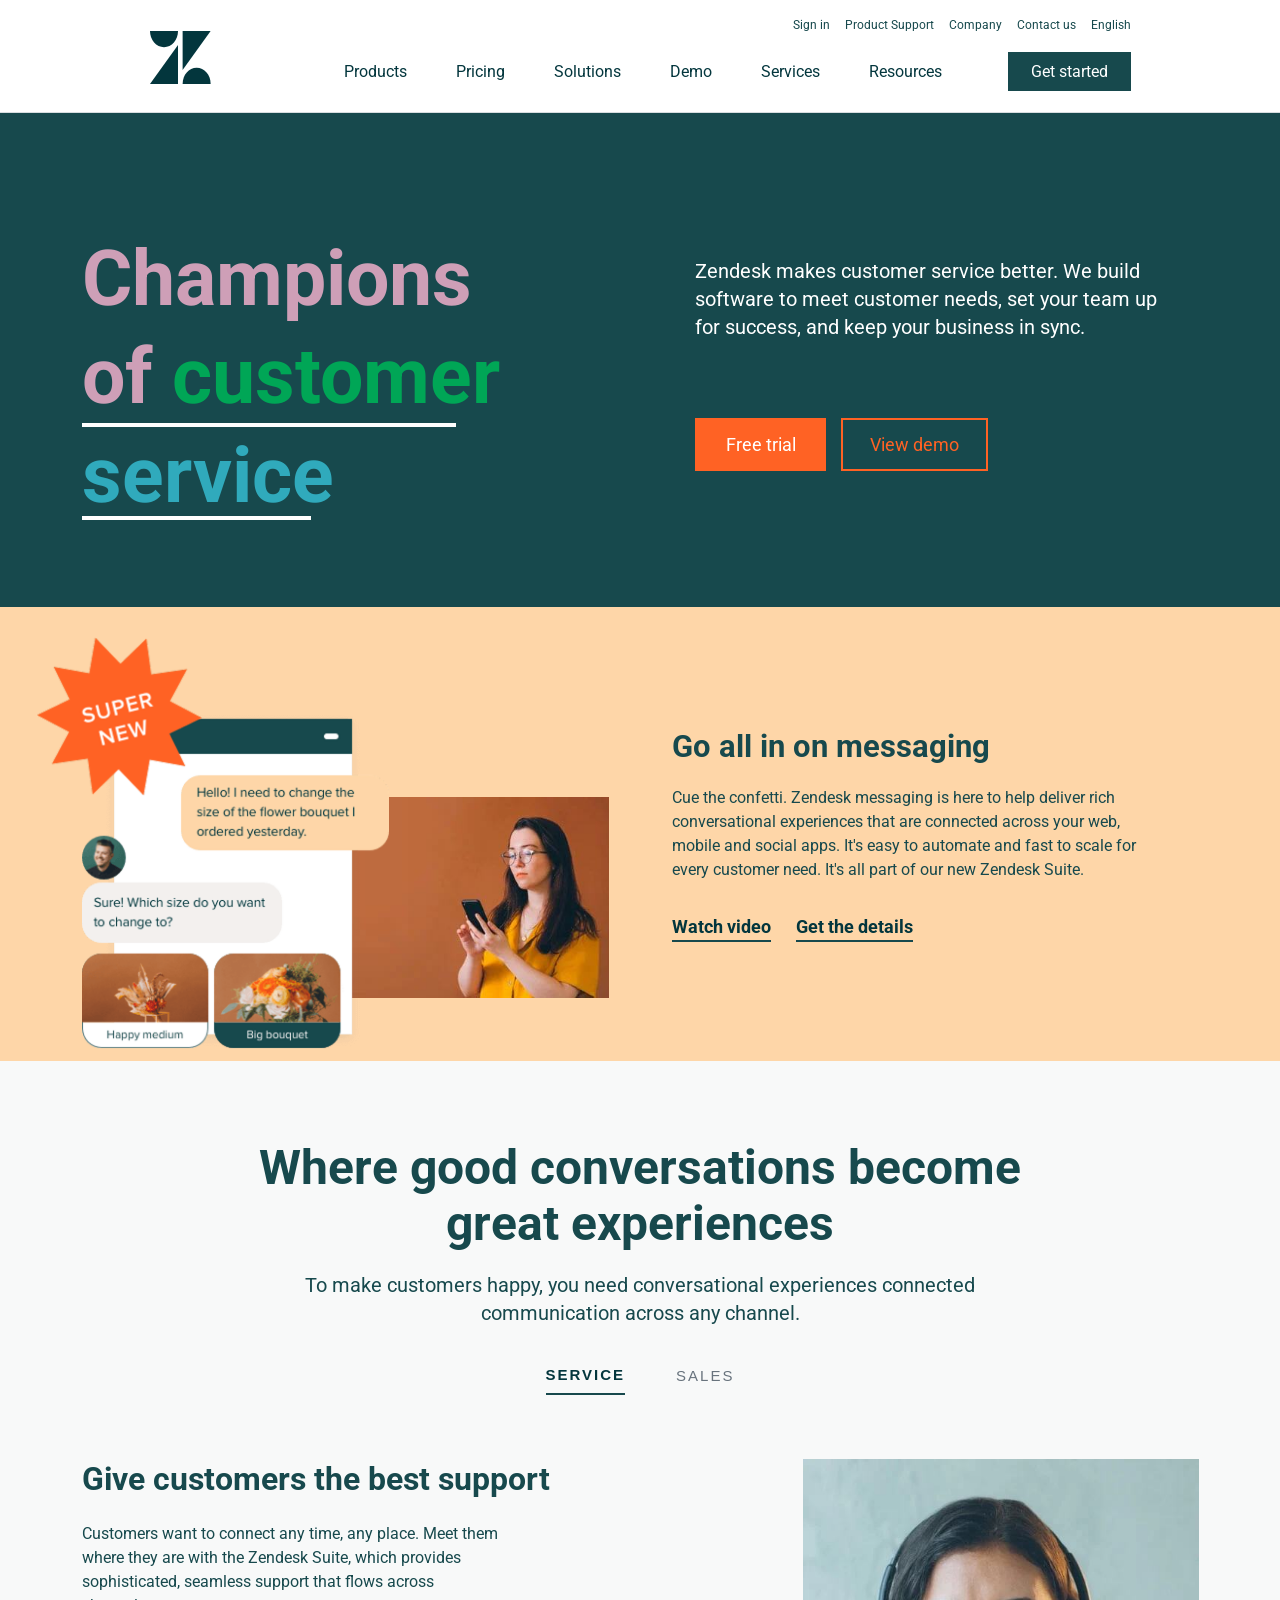
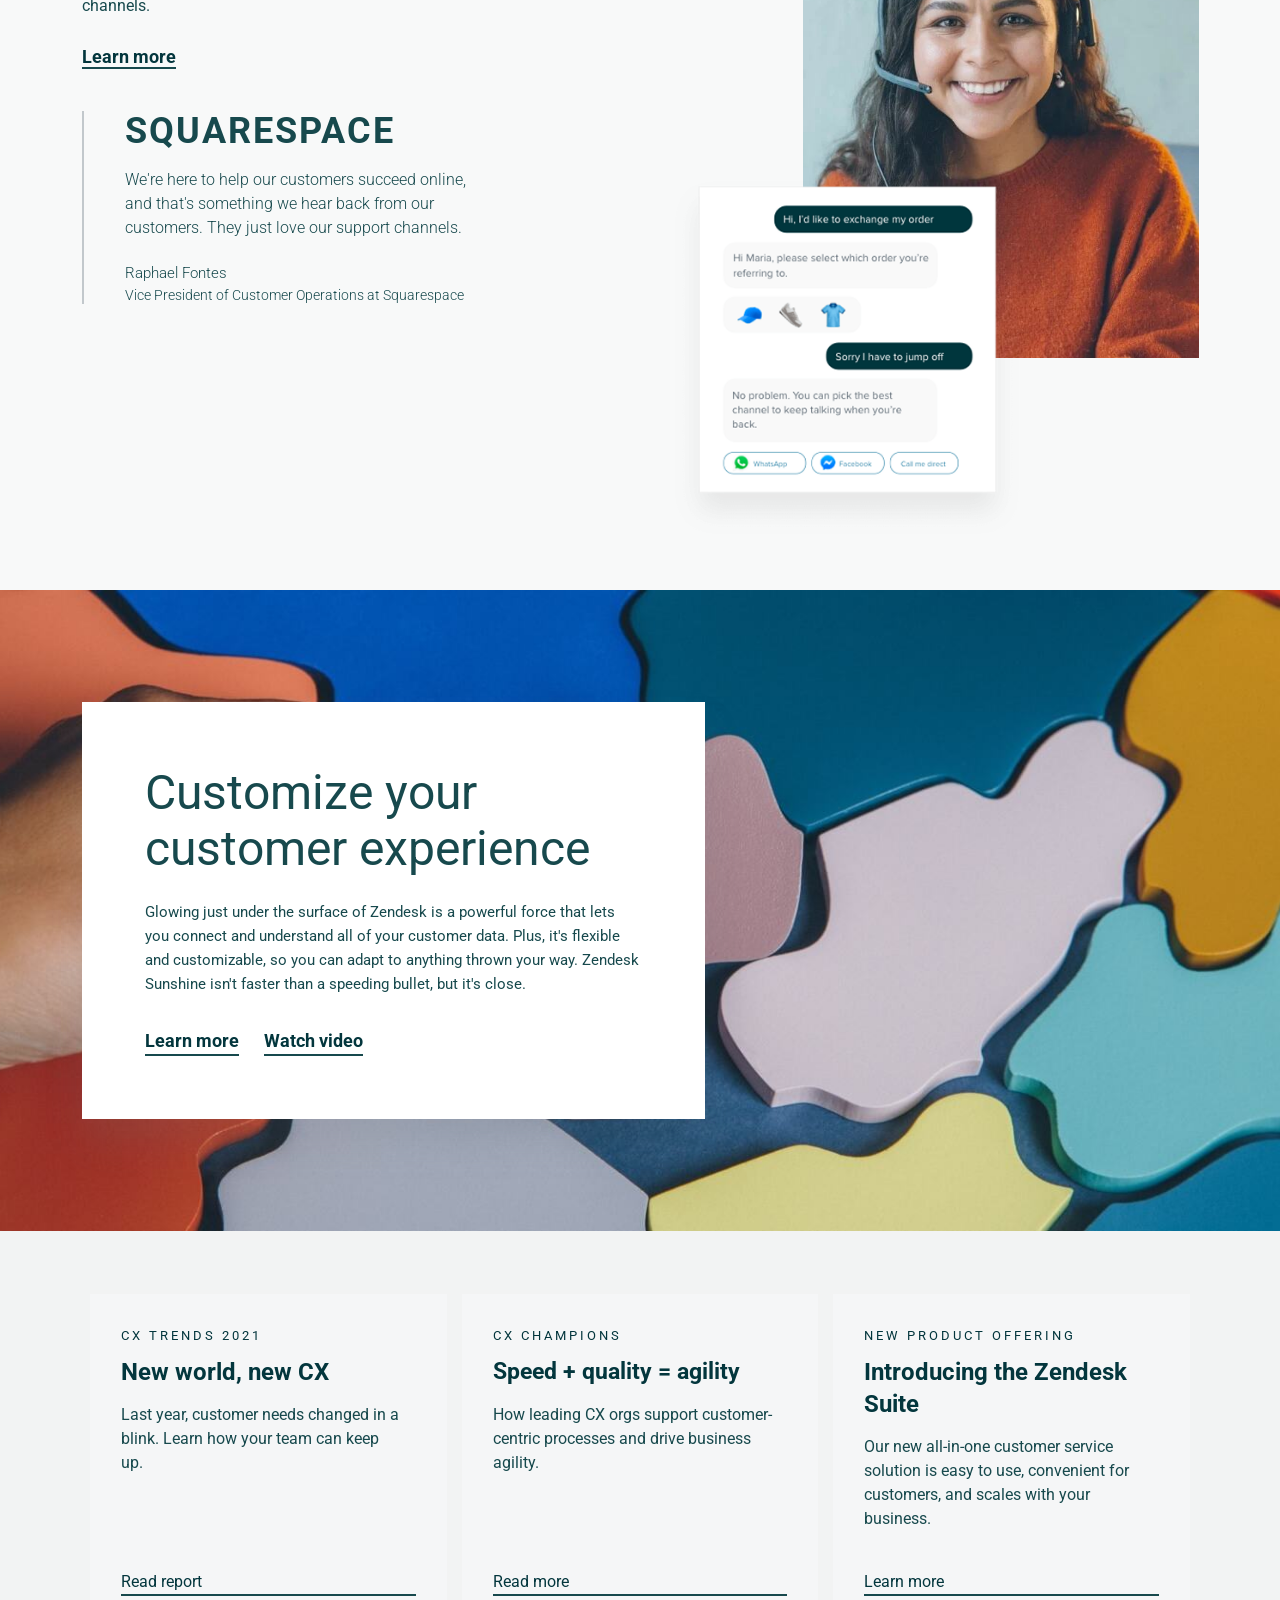
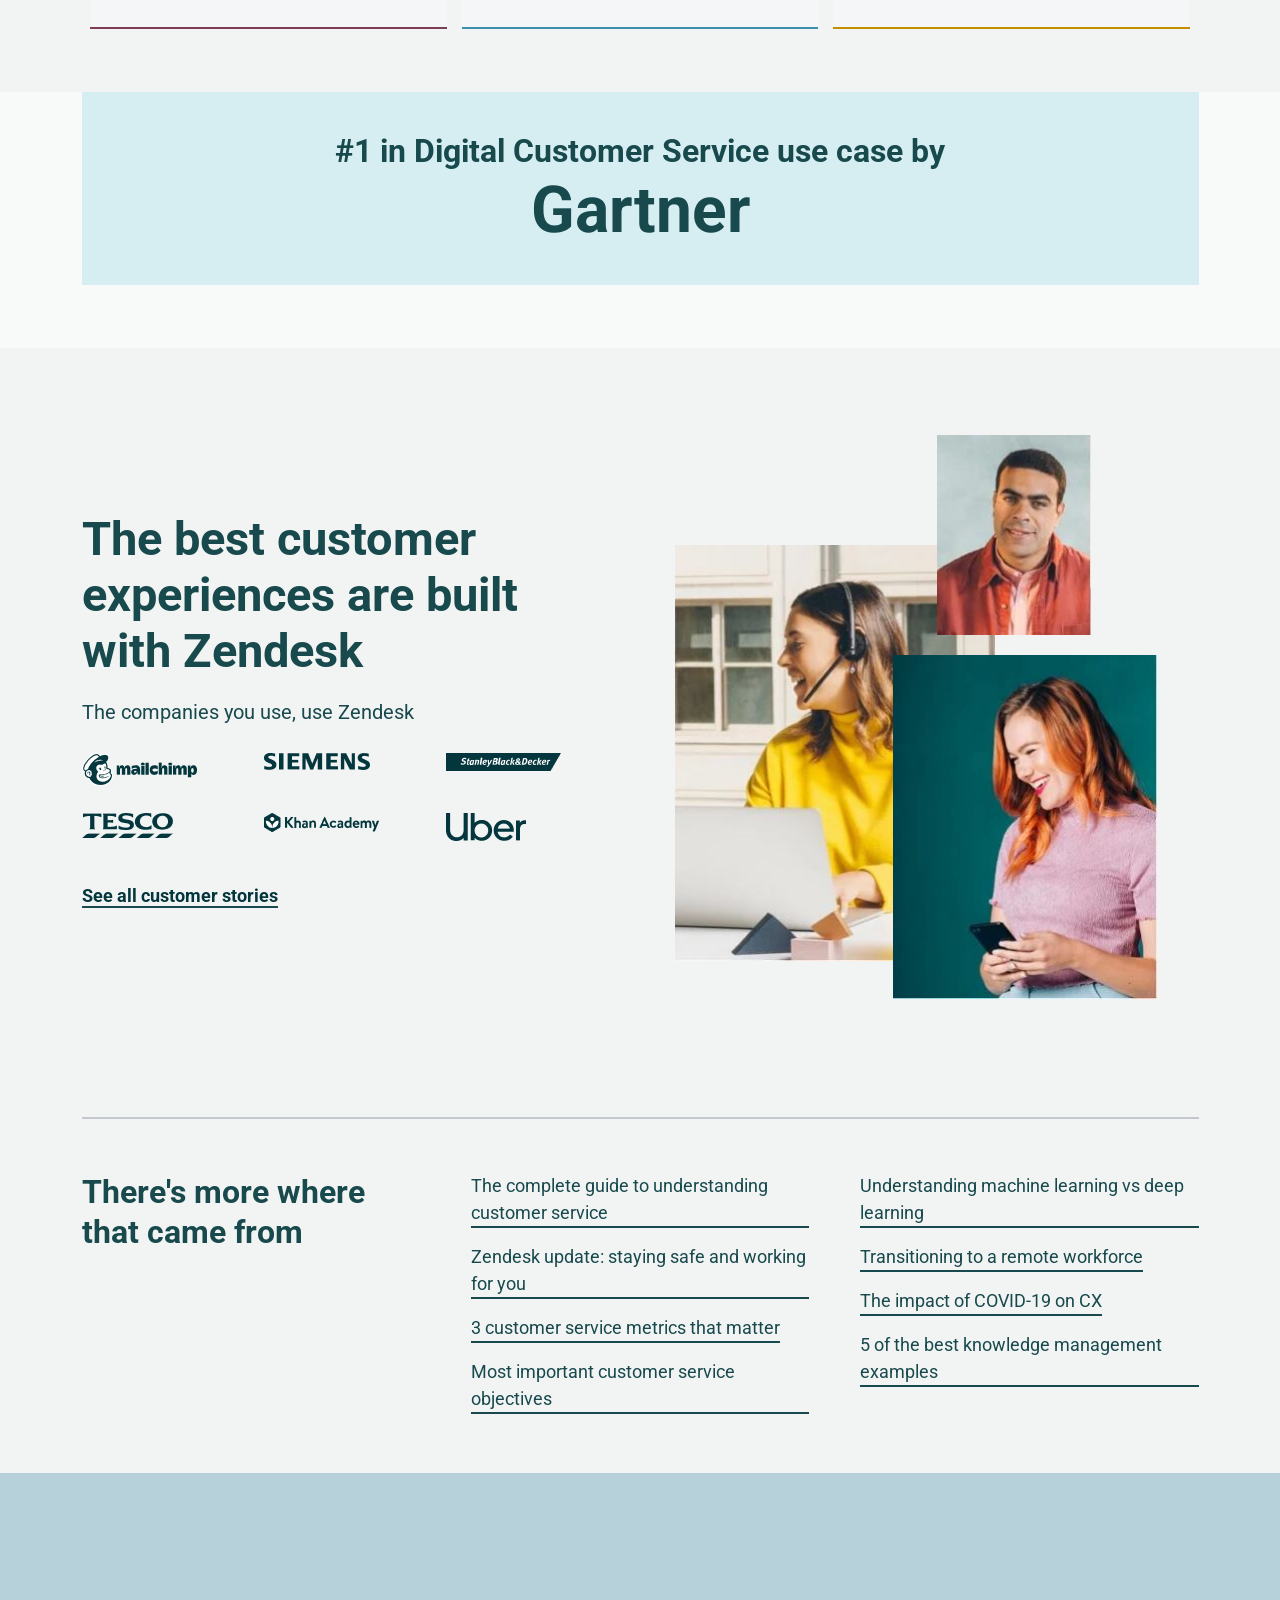
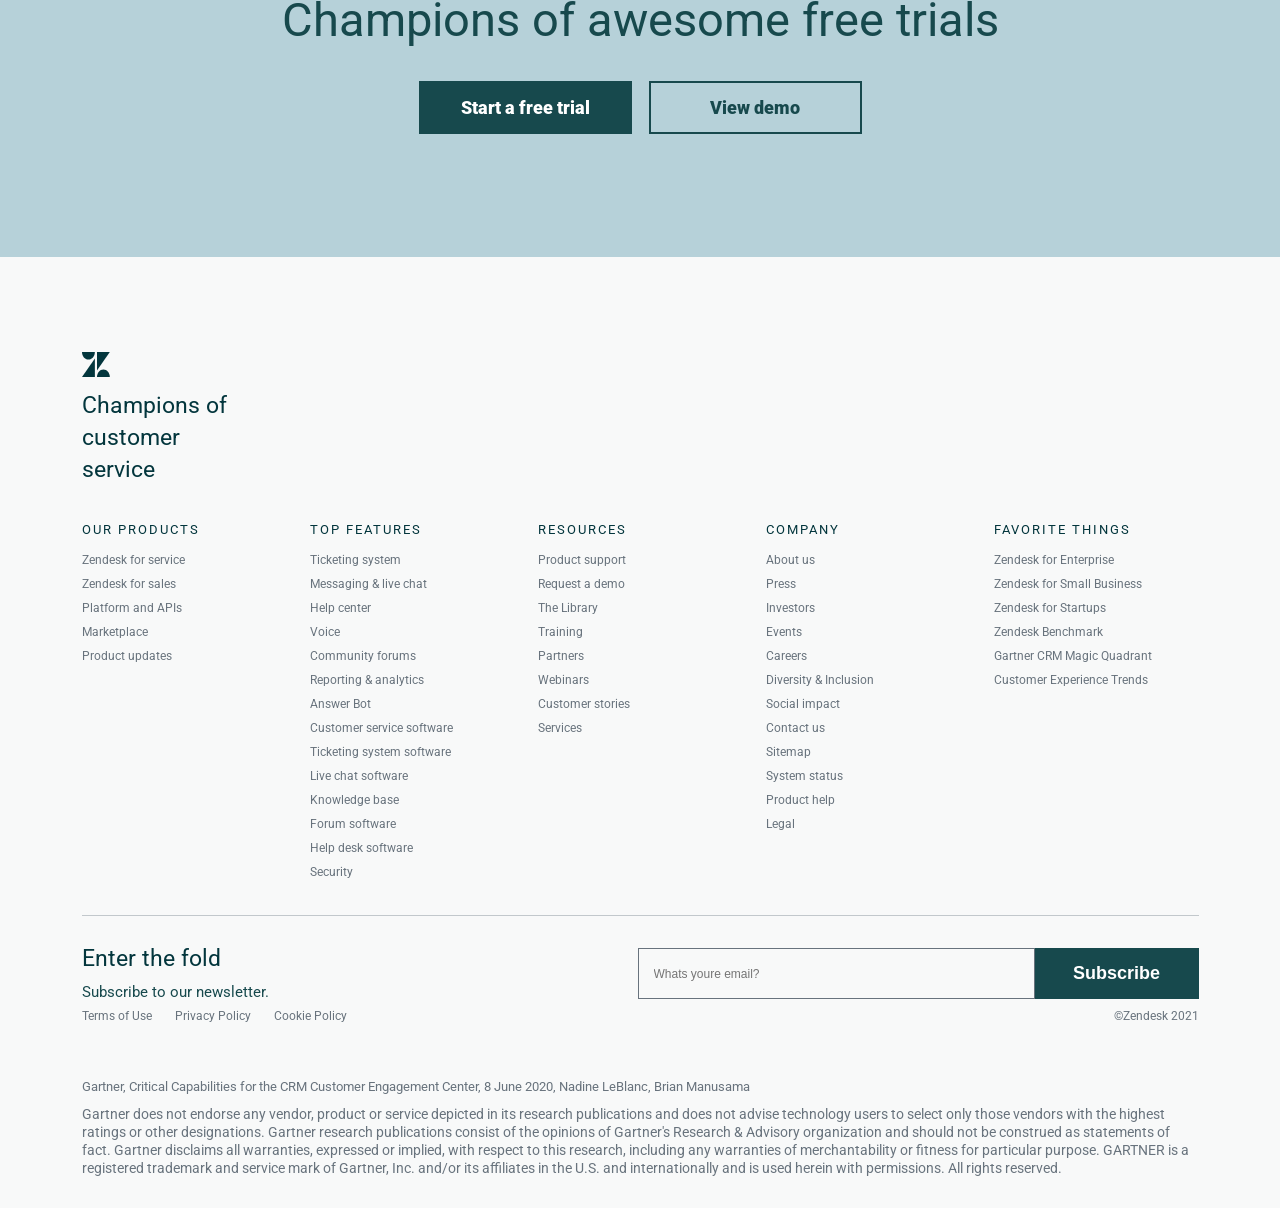
<file: index.html>
﻿<!doctype html>
<html lang="en">
<head>
  <meta charset="UTF-8" />
  <meta name="viewport" content="width=device-width, initial-scale=1.0" />
  <title>Zendesk Landing Replica</title>
  <link rel="preconnect" href="https://fonts.googleapis.com" />
  <link rel="preconnect" href="https://fonts.gstatic.com" crossorigin />
  <link href="https://fonts.googleapis.com/css2?family=Roboto:wght@300;400;500;700;900&display=swap" rel="stylesheet" />
  <link rel="stylesheet" href="styles.css" />
</head>
<body>
  <div class="page">
    <header class="site-header">
      <div class="container header-layout">
        <a class="brand" href="#" aria-label="Zendesk Home">
          <img class="brand-logo" src="assets/images/logo.svg" alt="Zendesk logo" />
        </a>
        <div class="utility-links">
          <a href="#">Sign in</a>
          <a href="#">Product Support</a>
          <a href="#">Company</a>
          <a href="#">Contact us</a>
          <a href="#">English</a>
        </div>
        <div class="main-row">
          <nav class="main-nav" aria-label="Main Navigation">
            <a href="#">Products</a>
            <a href="#">Pricing</a>
            <a href="#">Solutions</a>
            <a href="#">Demo</a>
            <a href="#">Services</a>
            <a href="#">Resources</a>
          </nav>
          <a class="btn btn-dark" href="#">Get started</a>
        </div>
      </div>
    </header>

    <main>
      <section class="hero section-dark">
        <div class="container hero-grid">
          <div class="hero-heading">
            <h1>
              <span>Champions</span>
              <span>of <em>customer</em></span>
              <span class="line"></span>
              <span class="cyan">service</span>
              <span class="line short"></span>
            </h1>
          </div>
          <div class="hero-aside">
            <p>
              Zendesk makes customer service better. We build software to meet customer needs,
              set your team up for success, and keep your business in sync.
            </p>
            <div class="cta-row">
              <a class="btn btn-orange" href="#">Free trial</a>
              <a class="btn btn-outline-orange" href="#">View demo</a>
            </div>
          </div>
        </div>
      </section>

      <section class="messaging">
        <div class="container messaging-grid">
          <div class="messaging-collage" aria-hidden="true">
            <img class="starburst" src="assets/images/starburst.png" alt="" />
            <img class="chat-widget" src="assets/images/chat-widget.png" alt="" />
            <img class="yellow-photo" src="assets/images/woman-yellow.jpg" alt="" />
          </div>
          <div class="messaging-copy">
            <h2>Go all in on messaging</h2>
            <p>
              Cue the confetti. Zendesk messaging is here to help deliver rich conversational
              experiences that are connected across your web, mobile and social apps. It's easy to
              automate and fast to scale for every customer need. It's all part of our new Zendesk
              Suite.
            </p>
            <div class="inline-links">
              <a href="#">Watch video</a>
              <a href="#">Get the details</a>
            </div>
          </div>
        </div>
      </section>

      <section class="conversation-intro">
        <div class="container narrow-center">
          <h2>Where good conversations become great experiences</h2>
          <p>
            To make customers happy, you need conversational experiences connected communication
            across any channel.
          </p>
          <div class="tab-row" role="tablist" aria-label="Service and Sales tabs">
            <button class="tab active" type="button">Service</button>
            <button class="tab" type="button">Sales</button>
          </div>
        </div>
      </section>

      <section class="support-section">
        <div class="container support-grid">
          <article class="support-copy">
            <h3>Give customers the best support</h3>
            <p>
              Customers want to connect any time, any place. Meet them where they are with the
              Zendesk Suite, which provides sophisticated, seamless support that flows across
              channels.
            </p>
            <a class="underlined-link" href="#">Learn more</a>

            <div class="quote-card">
              <div class="logo-line">SQUARESPACE</div>
              <blockquote>
                We're here to help our customers succeed online, and that's something we hear back
                from our customers. They just love our support channels.
              </blockquote>
              <p class="author">Raphael Fontes</p>
              <p class="role">Vice President of Customer Operations at Squarespace</p>
            </div>
          </article>

          <div class="support-visual" aria-hidden="true">
            <img class="headset-woman" src="assets/images/woman-headset.jpg" alt="" />
            <img class="phone-ui" src="assets/images/phone-ui.png" alt="" />
          </div>
        </div>
      </section>

      <section class="customize-section">
        <div class="container customize-grid">
          <article class="customize-card">
            <h2>Customize your customer experience</h2>
            <p>
              Glowing just under the surface of Zendesk is a powerful force that lets you connect
              and understand all of your customer data. Plus, it's flexible and customizable, so
              you can adapt to anything thrown your way. Zendesk Sunshine isn't faster than a
              speeding bullet, but it's close.
            </p>
            <div class="inline-links">
              <a href="#">Learn more</a>
              <a href="#">Watch video</a>
            </div>
          </article>
        </div>
      </section>

      <section class="insights-cards">
        <div class="container cards-grid">
          <article class="insight-card border-pink">
            <p class="eyebrow">CX Trends 2021</p>
            <h3>New world, new CX</h3>
            <p>Last year, customer needs changed in a blink. Learn how your team can keep up.</p>
            <a class="underlined-link" href="#">Read report</a>
          </article>
          <article class="insight-card border-blue">
            <p class="eyebrow">CX Champions</p>
            <h3>Speed + quality = agility</h3>
            <p>How leading CX orgs support customer-centric processes and drive business agility.</p>
            <a class="underlined-link" href="#">Read more</a>
          </article>
          <article class="insight-card border-yellow">
            <p class="eyebrow">New Product Offering</p>
            <h3>Introducing the Zendesk Suite</h3>
            <p>
              Our new all-in-one customer service solution is easy to use, convenient for
              customers, and scales with your business.
            </p>
            <a class="underlined-link" href="#">Learn more</a>
          </article>
        </div>
      </section>

      <section class="gartner-banner">
        <div class="container">
          <p>#1 in Digital Customer Service use case by</p>
          <strong>Gartner</strong>
        </div>
      </section>

      <section class="stories-section">
        <div class="container stories-grid">
          <article class="stories-copy">
            <h2>The best customer experiences are built with Zendesk</h2>
            <p>The companies you use, use Zendesk</p>
            <div class="logo-grid">
              <img src="assets/images/mailchimp.png" alt="">
              <img src="assets/images/siemens.png" alt="">
              <img src="assets/images/stanley.png " alt="">
              <img src="assets/images/teso.png " alt="">
              <img src="assets/images/khan.png " alt="">
              <img src="assets/images/uber.png " alt="">
            </div>
            <a class="underlined-link" href="#">See all customer stories</a>
          </article>

          <div class="stories-collage" aria-hidden="true">
            <img class="story-main" src="assets/images/woman-yellow-desk.jpg" alt="" />
            <img class="story-top" src="assets/images/man-red.jpg" alt="" />
            <img class="story-bottom" src="assets/images/woman-pink.jpg" alt="" />
          </div>
        </div>
      </section>

      <section class="article-listing">
        <div class="container listing-grid">
          <h3>There's more where that came from</h3>
          <ul>
            <li><a href="#">The complete guide to understanding customer service</a></li>
            <li><a href="#">Zendesk update: staying safe and working for you</a></li>
            <li><a href="#">3 customer service metrics that matter</a></li>
            <li><a href="#">Most important customer service objectives</a></li>
          </ul>
          <ul>
            <li><a href="#">Understanding machine learning vs deep learning</a></li>
            <li><a href="#">Transitioning to a remote workforce</a></li>
            <li><a href="#">The impact of COVID-19 on CX</a></li>
            <li><a href="#">5 of the best knowledge management examples</a></li>
          </ul>
        </div>
      </section>

      <section class="bottom-cta">
        <div class="container cta-center">
          <h2>Champions of awesome free trials</h2>
          <div class="cta-row centered">
            <a class="btn btn-dark" href="#">Start a free trial</a>
            <a class="btn btn-outline-dark" href="#">View demo</a>
          </div>
        </div>
      </section>
    </main>

    <footer class="site-footer">
      <div class="container footer-top">
        <div class="footer-branding">
          <a class="brand" href="#" aria-label="Zendesk Home">
            <img class="brand-logo" src="assets/images/logo.svg" alt="Zendesk logo" />
          </a>
          <p>Champions of customer service</p>
        </div>

        <div class="footer-links">
          <article>
            <h4>Our Products</h4>
            <a href="#">Zendesk for service</a>
            <a href="#">Zendesk for sales</a>
            <a href="#">Platform and APIs</a>
            <a href="#">Marketplace</a>
            <a href="#">Product updates</a>
          </article>
          <article>
            <h4>Top Features</h4>
            <a href="#">Ticketing system</a>
            <a href="#">Messaging &amp; live chat</a>
            <a href="#">Help center</a>
            <a href="#">Voice</a>
            <a href="#">Community forums</a>
            <a href="#">Reporting &amp; analytics</a>
            <a href="#">Answer Bot</a>
            <a href="#">Customer service software</a>
            <a href="#">Ticketing system software</a>
            <a href="#">Live chat software</a>
            <a href="#">Knowledge base</a>
            <a href="#">Forum software</a>
            <a href="#">Help desk software</a>
            <a href="#">Security</a>
          </article>
          <article>
            <h4>Resources</h4>
            <a href="#">Product support</a>
            <a href="#">Request a demo</a>
            <a href="#">The Library</a>
            <a href="#">Training</a>
            <a href="#">Partners</a>
            <a href="#">Webinars</a>
            <a href="#">Customer stories</a>
            <a href="#">Services</a>
          </article>
          <article>
            <h4>Company</h4>
            <a href="#">About us</a>
            <a href="#">Press</a>
            <a href="#">Investors</a>
            <a href="#">Events</a>
            <a href="#">Careers</a>
            <a href="#">Diversity &amp; Inclusion</a>
            <a href="#">Social impact</a>
            <a href="#">Contact us</a>
            <a href="#">Sitemap</a>
            <a href="#">System status</a>
            <a href="#">Product help</a>
            <a href="#">Legal</a>
          </article>
          <article>
            <h4>Favorite Things</h4>
            <a href="#">Zendesk for Enterprise</a>
            <a href="#">Zendesk for Small Business</a>
            <a href="#">Zendesk for Startups</a>
            <a href="#">Zendesk Benchmark</a>
            <a href="#">Gartner CRM Magic Quadrant</a>
            <a href="#">Customer Experience Trends</a>
          </article>
        </div>

        <section class="newsletter">
          <div>
            <h4>Enter the fold</h4>
            <p>Subscribe to our newsletter.</p>
          </div>
          <form class="newsletter-form" action="#">
            <label class="sr-only" for="email">Email</label>
            <input id="email" name="email" type="email" placeholder="Whats youre email?" />
            <button class="btn btn-dark" type="submit">Subscribe</button>
          </form>
        </section>
      </div>

      <div class="container footer-bottom">
        <a href="#">Terms of Use</a>
        <a href="#">Privacy Policy</a>
        <a href="#">Cookie Policy</a>
        <span>©Zendesk 2021</span>
      </div>
    </footer>

    <section class="disclaimer-strip">
      <div class="container disclaimer-text">
        <p>
          Gartner, Critical Capabilities for the CRM Customer Engagement Center, 8 June 2020,
          Nadine LeBlanc, Brian Manusama
        </p>
        <p>
          Gartner does not endorse any vendor, product or service depicted in its research
          publications and does not advise technology users to select only those vendors with the
          highest ratings or other designations. Gartner research publications consist of the
          opinions of Gartner's Research &amp; Advisory organization and should not be construed as
          statements of fact. Gartner disclaims all warranties, expressed or implied, with respect
          to this research, including any warranties of merchantability or fitness for particular
          purpose. GARTNER is a registered trademark and service mark of Gartner, Inc. and/or its
          affiliates in the U.S. and internationally and is used herein with permissions. All
          rights reserved.
        </p>
      </div>
    </section>
  </div>
</body>
</html>
</file>
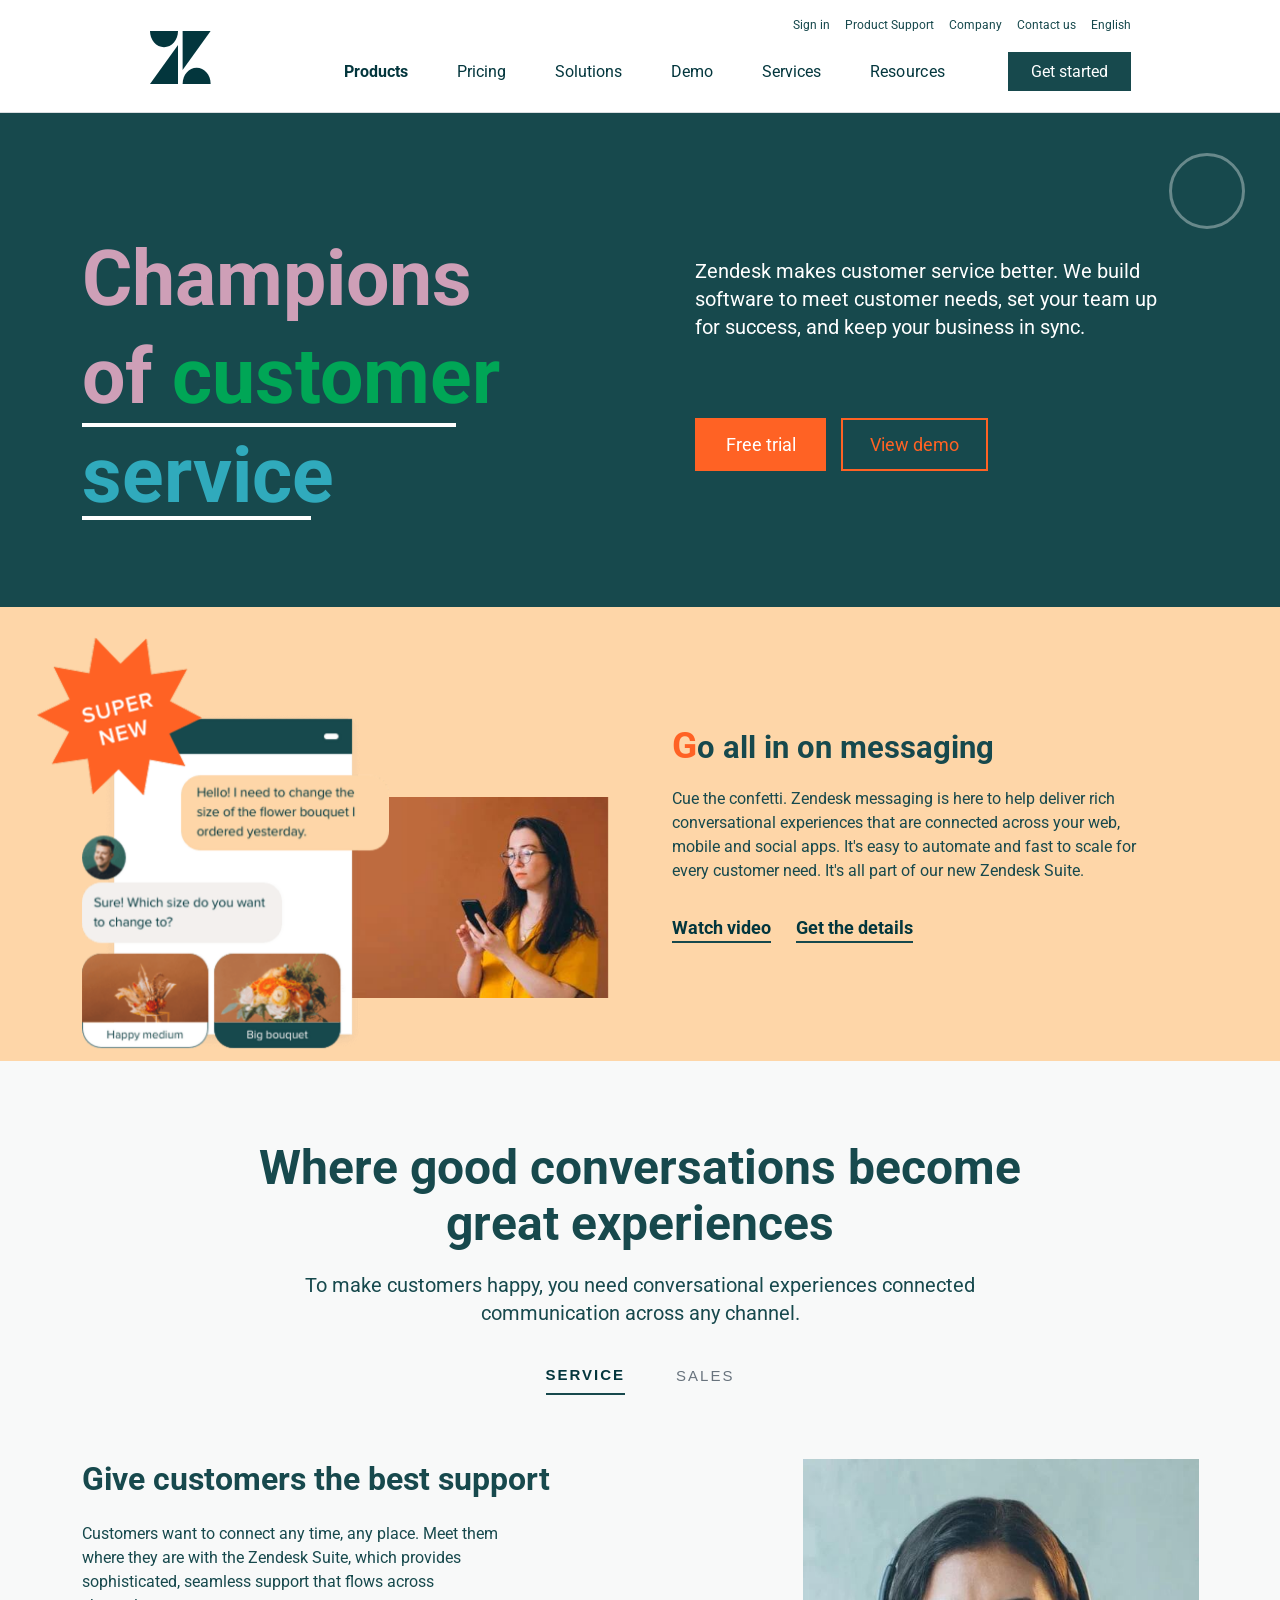
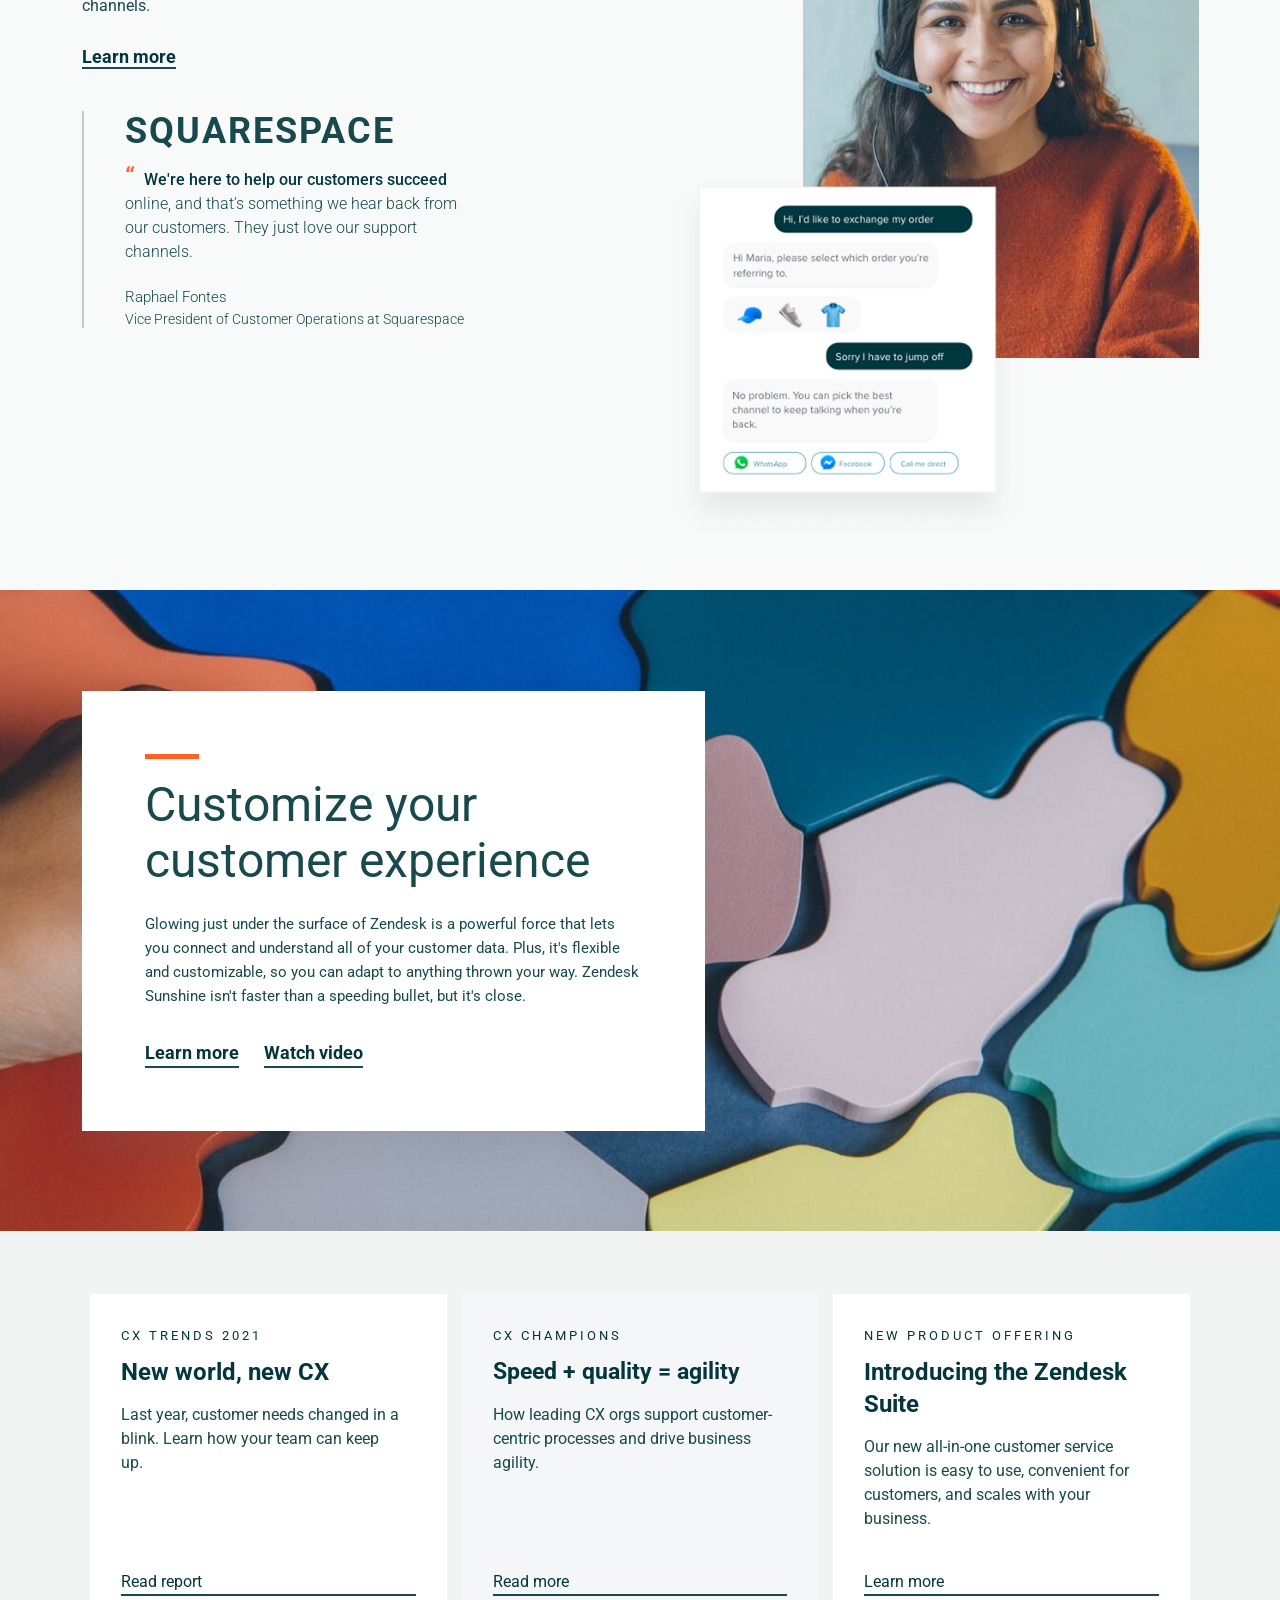
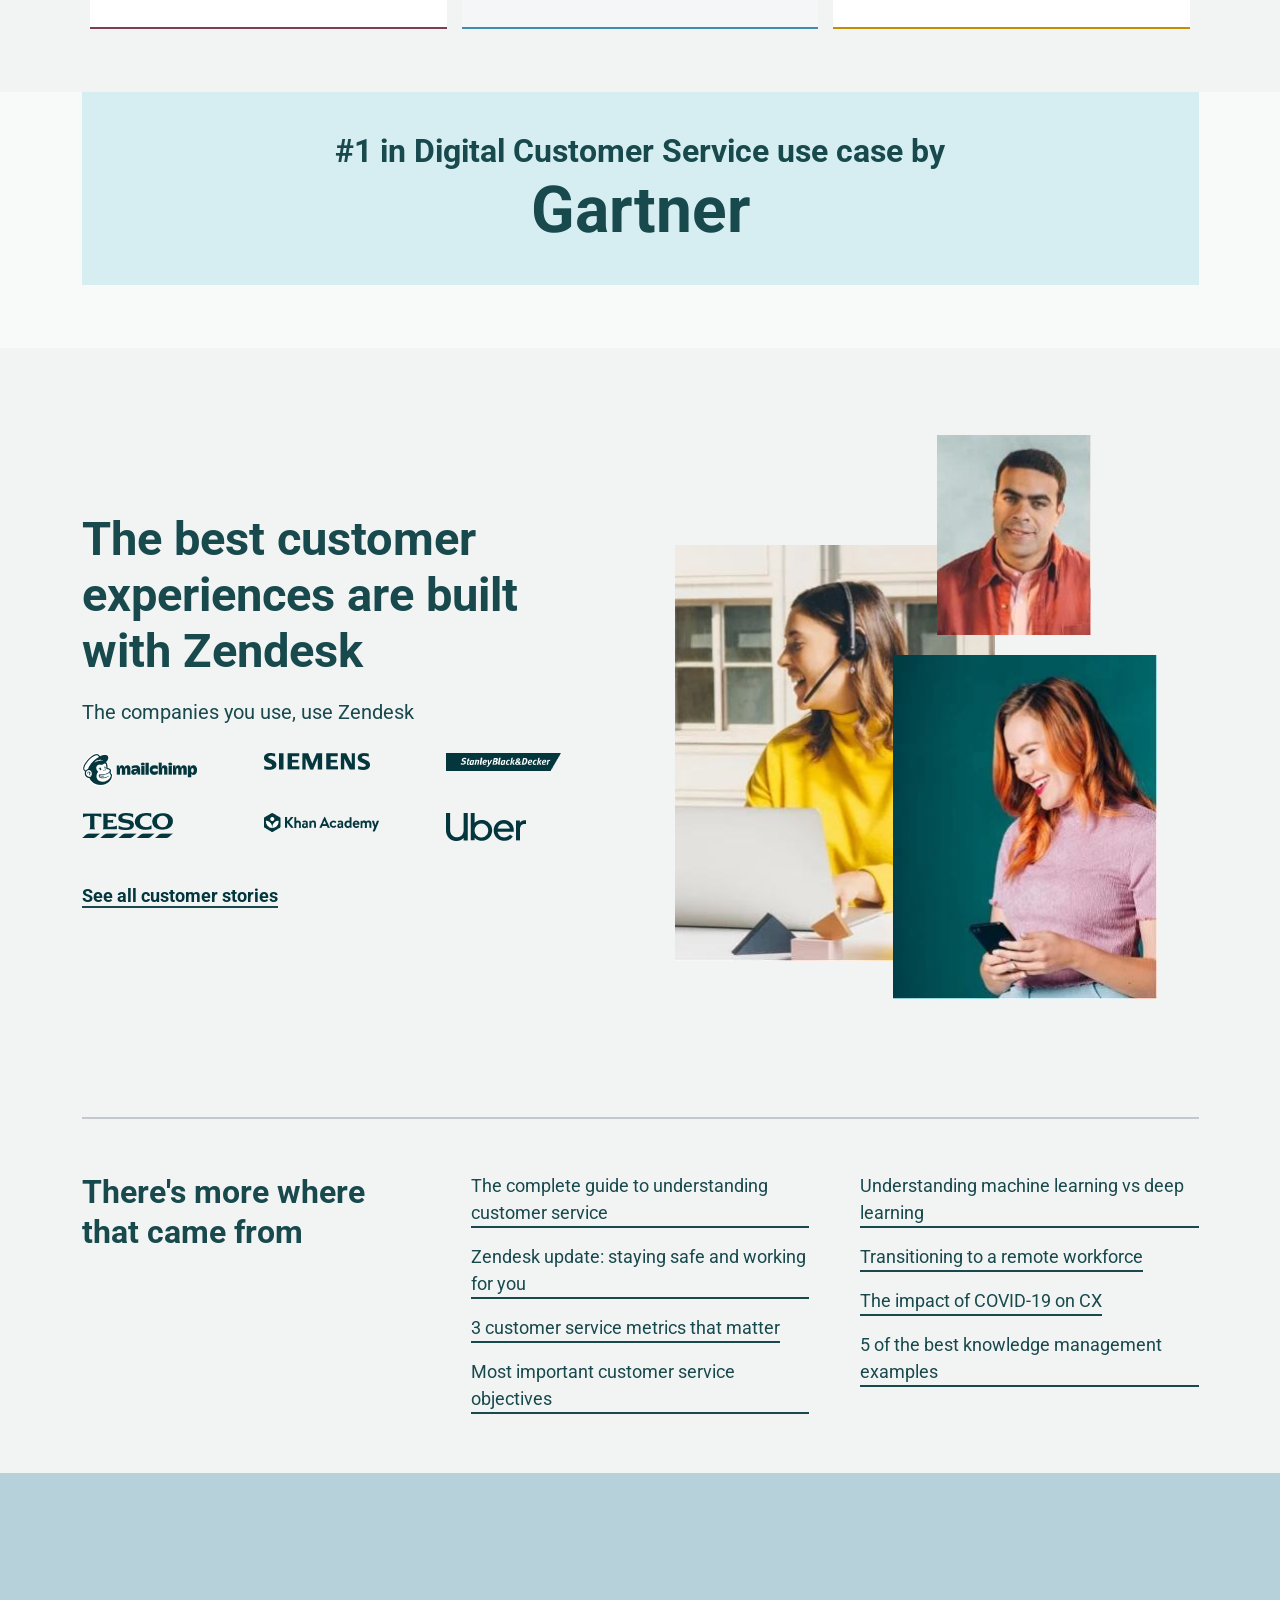
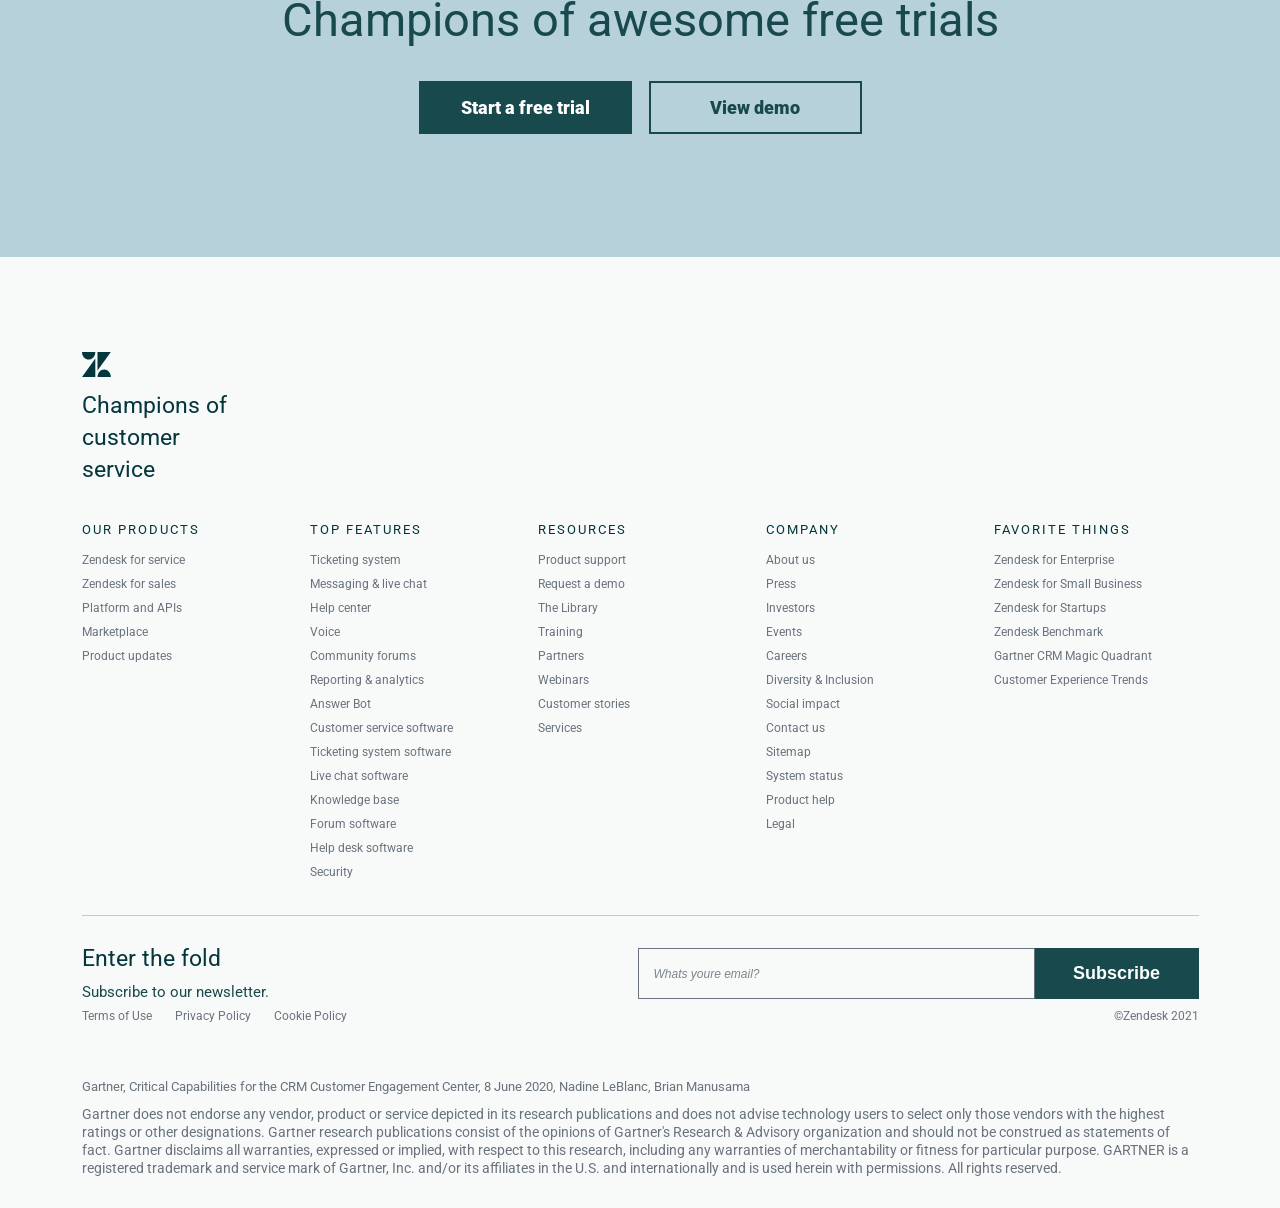
<file: 5index.html>
<!doctype html>
<html lang="en">
<head>
  <meta charset="UTF-8" />
  <meta name="viewport" content="width=device-width, initial-scale=1.0" />
  <title>Zendesk Landing Replica</title>
  <link rel="preconnect" href="https://fonts.googleapis.com" />
  <link rel="preconnect" href="https://fonts.gstatic.com" crossorigin />
  <link href="https://fonts.googleapis.com/css2?family=Roboto:wght@300;400;500;700;900&display=swap" rel="stylesheet" />
  <link rel="stylesheet" href="5styles.css" />
</head>
<body>
  <div class="page">
    <header class="site-header">
      <div class="container header-layout">
        <a class="brand" href="#" aria-label="Zendesk Home">
          <img class="brand-logo" src="assets/images/logo.svg" alt="Zendesk logo" />
        </a>
        <div class="utility-links">
          <a href="#">Sign in</a>
          <a href="#">Product Support</a>
          <a href="#">Company</a>
          <a href="#">Contact us</a>
          <a href="#">English</a>
        </div>
        <div class="main-row">
          <nav class="main-nav" aria-label="Main Navigation">
            <a href="#">Products</a>
            <a href="#">Pricing</a>
            <a href="#">Solutions</a>
            <a href="#">Demo</a>
            <a href="#">Services</a>
            <a href="#">Resources</a>
          </nav>
          <a class="btn btn-dark" href="#">Get started</a>
        </div>
      </div>
    </header>

    <main>
      <section class="hero section-dark">
        <div class="container hero-grid">
          <div class="hero-heading">
            <h1>
              <span>Champions</span>
              <span>of <em>customer</em></span>
              <span class="line"></span>
              <span class="cyan">service</span>
              <span class="line short"></span>
            </h1>
          </div>
          <div class="hero-aside">
            <p>
              Zendesk makes customer service better. We build software to meet customer needs,
              set your team up for success, and keep your business in sync.
            </p>
            <div class="cta-row">
              <a class="btn btn-orange" href="#">Free trial</a>
              <a class="btn btn-outline-orange" href="#">View demo</a>
            </div>
          </div>
        </div>
      </section>

      <section class="messaging">
        <div class="container messaging-grid">
          <div class="messaging-collage" aria-hidden="true">
            <img class="starburst" src="assets/images/starburst.png" alt="" />
            <img class="chat-widget" src="assets/images/chat-widget.png" alt="" />
            <img class="yellow-photo" src="assets/images/woman-yellow.jpg" alt="" />
          </div>
          <div class="messaging-copy">
            <h2>Go all in on messaging</h2>
            <p>
              Cue the confetti. Zendesk messaging is here to help deliver rich conversational
              experiences that are connected across your web, mobile and social apps. It's easy to
              automate and fast to scale for every customer need. It's all part of our new Zendesk
              Suite.
            </p>
            <div class="inline-links">
              <a href="#">Watch video</a>
              <a href="#">Get the details</a>
            </div>
          </div>
        </div>
      </section>

      <section class="conversation-intro">
        <div class="container narrow-center">
          <h2>Where good conversations become great experiences</h2>
          <p>
            To make customers happy, you need conversational experiences connected communication
            across any channel.
          </p>
          <div class="tab-row" role="tablist" aria-label="Service and Sales tabs">
            <button class="tab active" type="button">Service</button>
            <button class="tab" type="button">Sales</button>
          </div>
        </div>
      </section>

      <section class="support-section">
        <div class="container support-grid">
          <article class="support-copy">
            <h3>Give customers the best support</h3>
            <p>
              Customers want to connect any time, any place. Meet them where they are with the
              Zendesk Suite, which provides sophisticated, seamless support that flows across
              channels.
            </p>
            <a class="underlined-link" href="#">Learn more</a>

            <div class="quote-card">
              <div class="logo-line">SQUARESPACE</div>
              <blockquote>
                We're here to help our customers succeed online, and that's something we hear back
                from our customers. They just love our support channels.
              </blockquote>
              <p class="author">Raphael Fontes</p>
              <p class="role">Vice President of Customer Operations at Squarespace</p>
            </div>
          </article>

          <div class="support-visual" aria-hidden="true">
            <img class="headset-woman" src="assets/images/woman-headset.jpg" alt="" />
            <img class="phone-ui" src="assets/images/phone-ui.png" alt="" />
          </div>
        </div>
      </section>

      <section class="customize-section">
        <div class="container customize-grid">
          <article class="customize-card">
            <h2>Customize your customer experience</h2>
            <p>
              Glowing just under the surface of Zendesk is a powerful force that lets you connect
              and understand all of your customer data. Plus, it's flexible and customizable, so
              you can adapt to anything thrown your way. Zendesk Sunshine isn't faster than a
              speeding bullet, but it's close.
            </p>
            <div class="inline-links">
              <a href="#">Learn more</a>
              <a href="#">Watch video</a>
            </div>
          </article>
        </div>
      </section>

      <section class="insights-cards">
        <div class="container cards-grid">
          <article class="insight-card border-pink">
            <p class="eyebrow">CX Trends 2021</p>
            <h3>New world, new CX</h3>
            <p>Last year, customer needs changed in a blink. Learn how your team can keep up.</p>
            <a class="underlined-link" href="#">Read report</a>
          </article>
          <article class="insight-card border-blue">
            <p class="eyebrow">CX Champions</p>
            <h3>Speed + quality = agility</h3>
            <p>How leading CX orgs support customer-centric processes and drive business agility.</p>
            <a class="underlined-link" href="#">Read more</a>
          </article>
          <article class="insight-card border-yellow">
            <p class="eyebrow">New Product Offering</p>
            <h3>Introducing the Zendesk Suite</h3>
            <p>
              Our new all-in-one customer service solution is easy to use, convenient for
              customers, and scales with your business.
            </p>
            <a class="underlined-link" href="#">Learn more</a>
          </article>
        </div>
      </section>

      <section class="gartner-banner">
        <div class="container">
          <p>#1 in Digital Customer Service use case by</p>
          <strong>Gartner</strong>
        </div>
      </section>

      <section class="stories-section">
        <div class="container stories-grid">
          <article class="stories-copy">
            <h2>The best customer experiences are built with Zendesk</h2>
            <p>The companies you use, use Zendesk</p>
            <div class="logo-grid">
              <img src="assets/images/mailchimp.png" alt="">
              <img src="assets/images/siemens.png" alt="">
              <img src="assets/images/stanley.png " alt="">
              <img src="assets/images/teso.png " alt="">
              <img src="assets/images/khan.png " alt="">
              <img src="assets/images/uber.png " alt="">
            </div>
            <a class="underlined-link" href="#">See all customer stories</a>
          </article>

          <div class="stories-collage" aria-hidden="true">
            <img class="story-main" src="assets/images/woman-yellow-desk.jpg" alt="" />
            <img class="story-top" src="assets/images/man-red.jpg" alt="" />
            <img class="story-bottom" src="assets/images/woman-pink.jpg" alt="" />
          </div>
        </div>
      </section>

      <section class="article-listing">
        <div class="container listing-grid">
          <h3>There's more where that came from</h3>
          <ul>
            <li><a href="#">The complete guide to understanding customer service</a></li>
            <li><a href="#">Zendesk update: staying safe and working for you</a></li>
            <li><a href="#">3 customer service metrics that matter</a></li>
            <li><a href="#">Most important customer service objectives</a></li>
          </ul>
          <ul>
            <li><a href="#">Understanding machine learning vs deep learning</a></li>
            <li><a href="#">Transitioning to a remote workforce</a></li>
            <li><a href="#">The impact of COVID-19 on CX</a></li>
            <li><a href="#">5 of the best knowledge management examples</a></li>
          </ul>
        </div>
      </section>

      <section class="bottom-cta">
        <div class="container cta-center">
          <h2>Champions of awesome free trials</h2>
          <div class="cta-row centered">
            <a class="btn btn-dark" href="#">Start a free trial</a>
            <a class="btn btn-outline-dark" href="#">View demo</a>
          </div>
        </div>
      </section>
    </main>

    <footer class="site-footer">
      <div class="container footer-top">
        <div class="footer-branding">
          <a class="brand" href="#" aria-label="Zendesk Home">
            <img class="brand-logo" src="assets/images/logo.svg" alt="Zendesk logo" />
          </a>
          <p>Champions of customer service</p>
        </div>

        <div class="footer-links">
          <article>
            <h4>Our Products</h4>
            <a href="#">Zendesk for service</a>
            <a href="#">Zendesk for sales</a>
            <a href="#">Platform and APIs</a>
            <a href="#">Marketplace</a>
            <a href="#">Product updates</a>
          </article>
          <article>
            <h4>Top Features</h4>
            <a href="#">Ticketing system</a>
            <a href="#">Messaging &amp; live chat</a>
            <a href="#">Help center</a>
            <a href="#">Voice</a>
            <a href="#">Community forums</a>
            <a href="#">Reporting &amp; analytics</a>
            <a href="#">Answer Bot</a>
            <a href="#">Customer service software</a>
            <a href="#">Ticketing system software</a>
            <a href="#">Live chat software</a>
            <a href="#">Knowledge base</a>
            <a href="#">Forum software</a>
            <a href="#">Help desk software</a>
            <a href="#">Security</a>
          </article>
          <article>
            <h4>Resources</h4>
            <a href="#">Product support</a>
            <a href="#">Request a demo</a>
            <a href="#">The Library</a>
            <a href="#">Training</a>
            <a href="#">Partners</a>
            <a href="#">Webinars</a>
            <a href="#">Customer stories</a>
            <a href="#">Services</a>
          </article>
          <article>
            <h4>Company</h4>
            <a href="#">About us</a>
            <a href="#">Press</a>
            <a href="#">Investors</a>
            <a href="#">Events</a>
            <a href="#">Careers</a>
            <a href="#">Diversity &amp; Inclusion</a>
            <a href="#">Social impact</a>
            <a href="#">Contact us</a>
            <a href="#">Sitemap</a>
            <a href="#">System status</a>
            <a href="#">Product help</a>
            <a href="#">Legal</a>
          </article>
          <article>
            <h4>Favorite Things</h4>
            <a href="#">Zendesk for Enterprise</a>
            <a href="#">Zendesk for Small Business</a>
            <a href="#">Zendesk for Startups</a>
            <a href="#">Zendesk Benchmark</a>
            <a href="#">Gartner CRM Magic Quadrant</a>
            <a href="#">Customer Experience Trends</a>
          </article>
        </div>

        <section class="newsletter">
          <div>
            <h4>Enter the fold</h4>
            <p>Subscribe to our newsletter.</p>
          </div>
          <form class="newsletter-form" action="#">
            <label class="sr-only" for="email">Email</label>
            <input id="email" name="email" type="email" placeholder="Whats youre email?" />
            <button class="btn btn-dark" type="submit">Subscribe</button>
          </form>
        </section>
      </div>

      <div class="container footer-bottom">
        <a href="#">Terms of Use</a>
        <a href="#">Privacy Policy</a>
        <a href="#">Cookie Policy</a>
        <span>©Zendesk 2021</span>
      </div>
    </footer>

    <section class="disclaimer-strip">
      <div class="container disclaimer-text">
        <p>
          Gartner, Critical Capabilities for the CRM Customer Engagement Center, 8 June 2020,
          Nadine LeBlanc, Brian Manusama
        </p>
        <p>
          Gartner does not endorse any vendor, product or service depicted in its research
          publications and does not advise technology users to select only those vendors with the
          highest ratings or other designations. Gartner research publications consist of the
          opinions of Gartner's Research &amp; Advisory organization and should not be construed as
          statements of fact. Gartner disclaims all warranties, expressed or implied, with respect
          to this research, including any warranties of merchantability or fitness for particular
          purpose. GARTNER is a registered trademark and service mark of Gartner, Inc. and/or its
          affiliates in the U.S. and internationally and is used herein with permissions. All
          rights reserved.
        </p>
      </div>
    </section>
  </div>
</body>
</html>
</file>
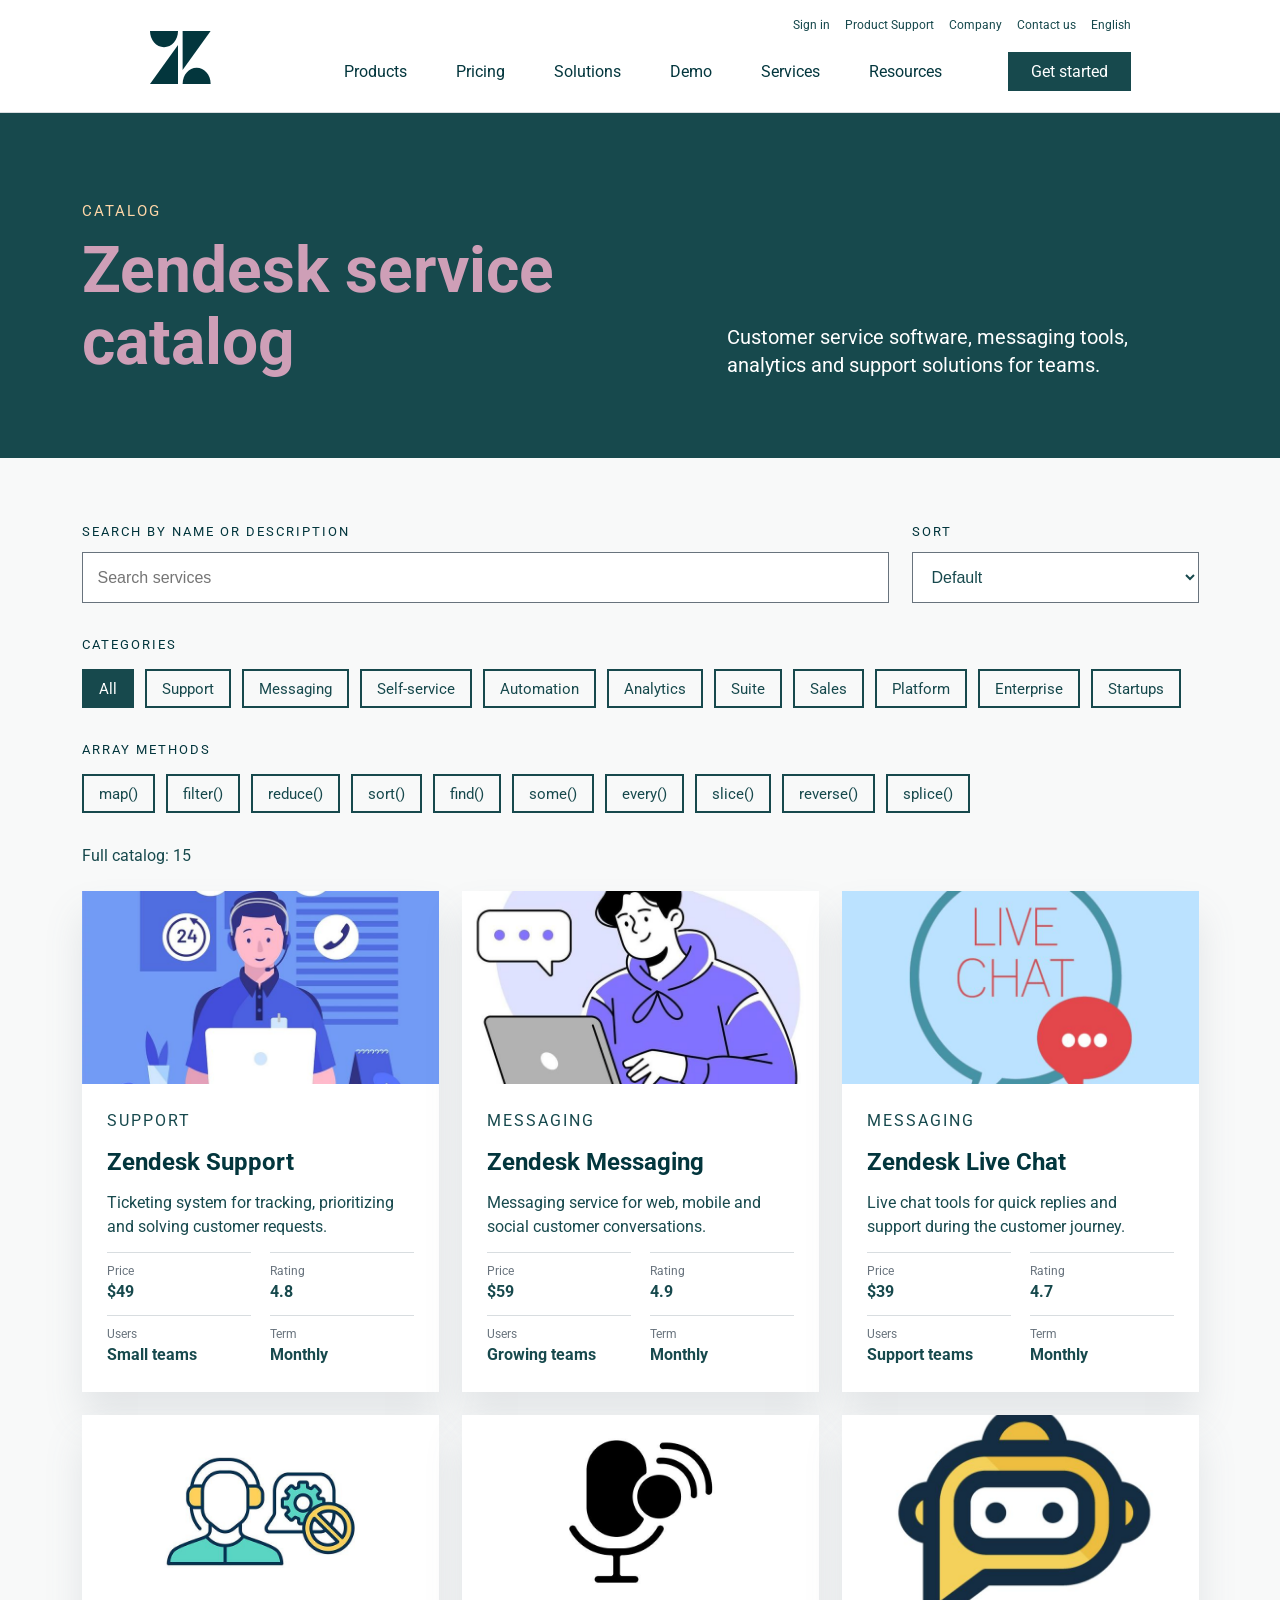
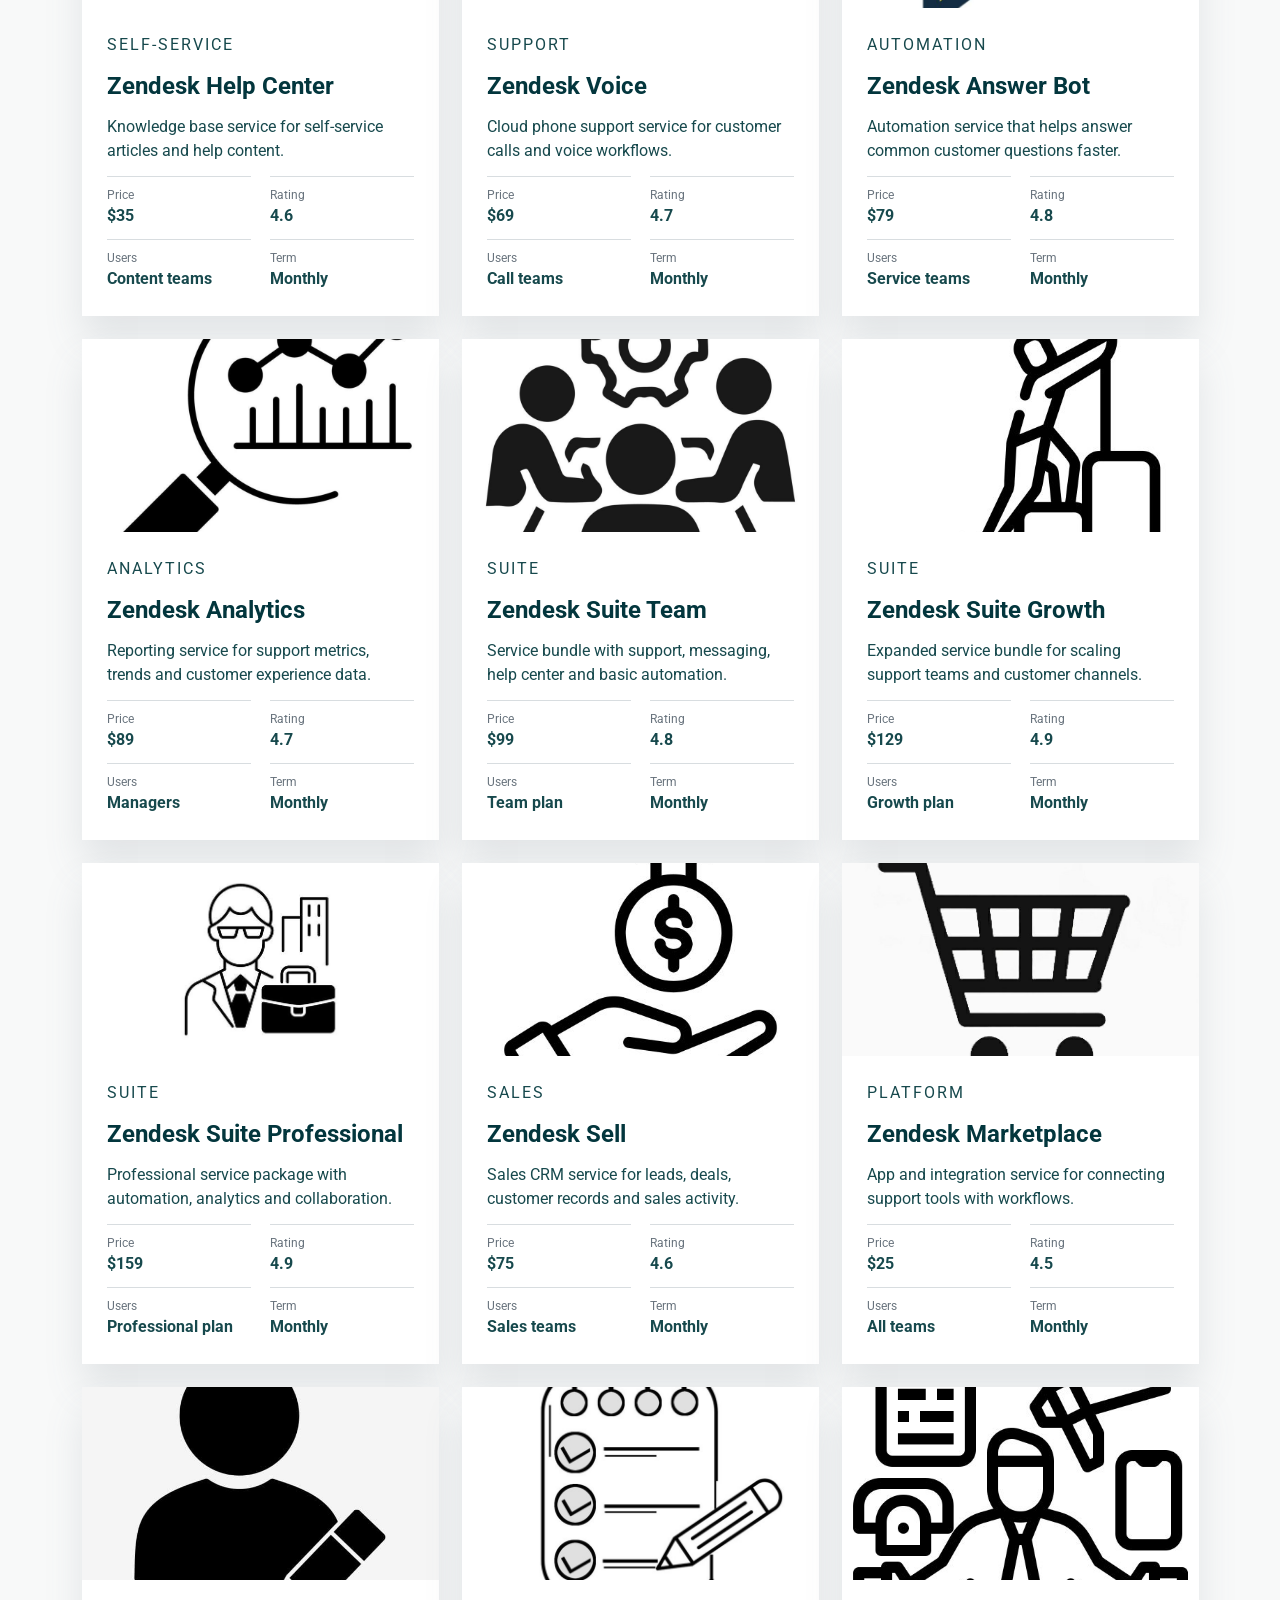
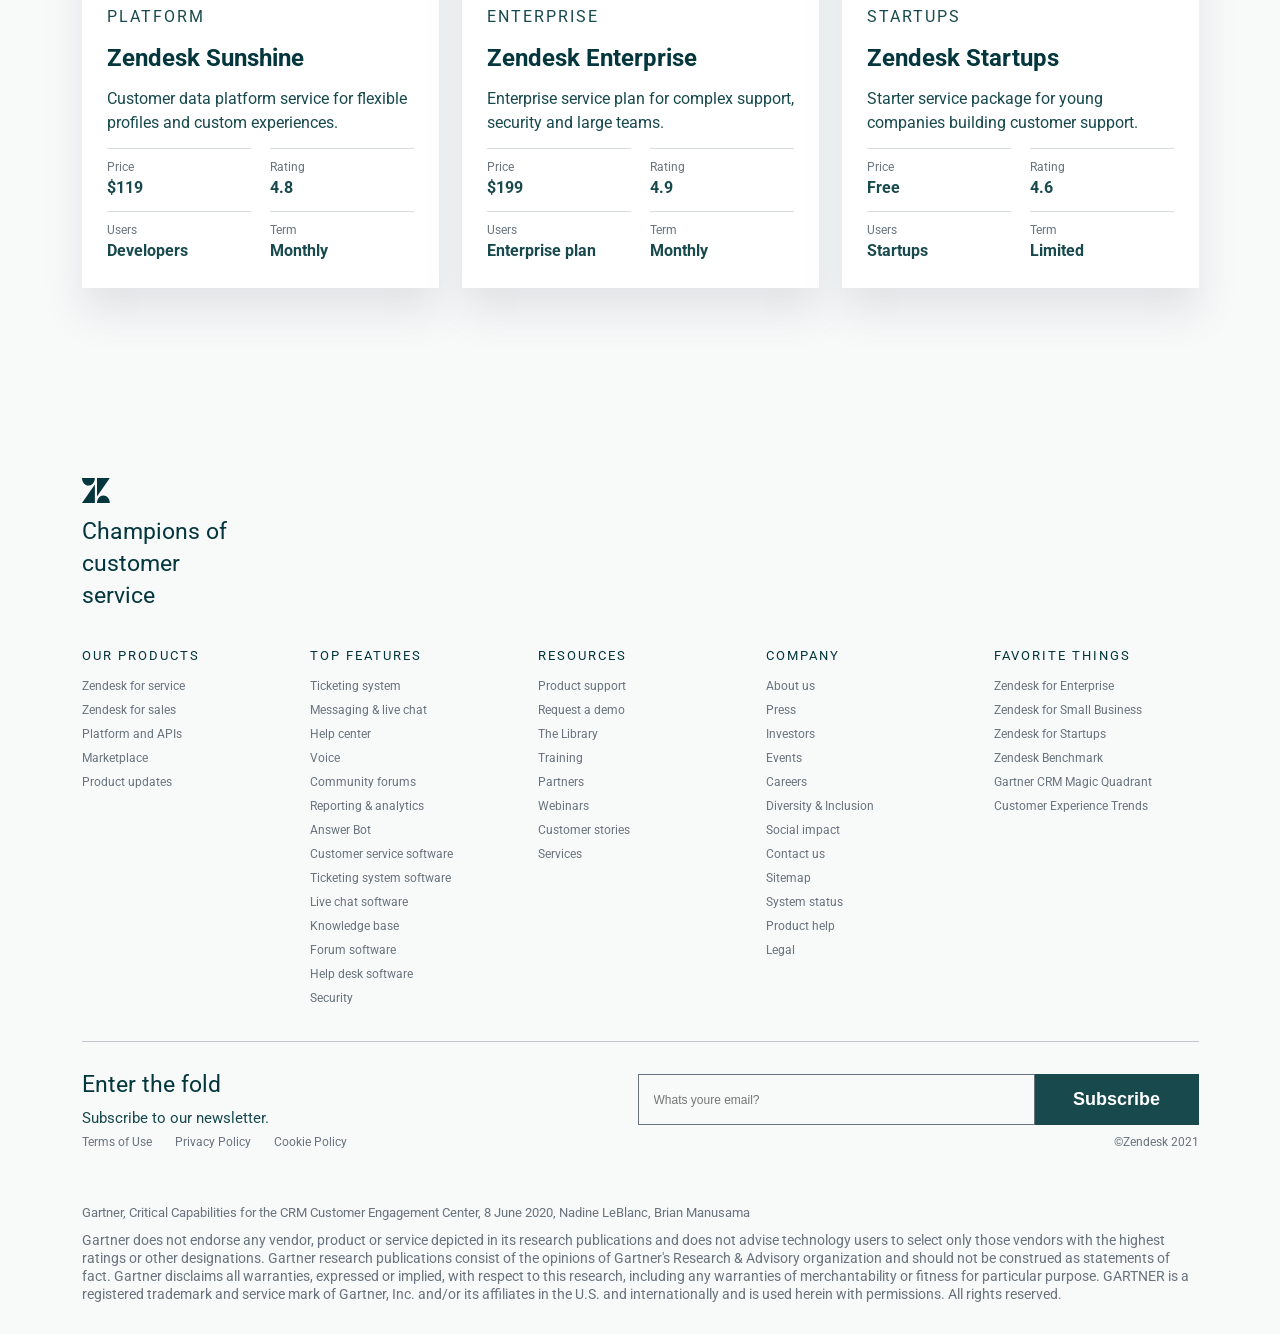
<file: catalog.html>
<!doctype html>
<html lang="en">
<head>
  <meta charset="UTF-8" />
  <meta name="viewport" content="width=device-width, initial-scale=1.0" />
  <title>Zendesk Service Catalog</title>
  <link rel="preconnect" href="https://fonts.googleapis.com" />
  <link rel="preconnect" href="https://fonts.gstatic.com" crossorigin />
  <link href="https://fonts.googleapis.com/css2?family=Roboto:wght@300;400;500;700;900&display=swap" rel="stylesheet" />
  <link rel="stylesheet" href="styles3.css" />
</head>
<body>
  <div class="page">
    <header class="site-header">
      <div class="container header-layout">
        <a class="brand" href="index3.html" aria-label="Zendesk Home">
          <img class="brand-logo" src="assets/images/logo.svg" alt="Zendesk logo" />
        </a>
        <div class="utility-links">
          <a href="#">Sign in</a>
          <a href="#">Product Support</a>
          <a href="#">Company</a>
          <a href="#">Contact us</a>
          <a href="#">English</a>
        </div>
        <div class="main-row">
          <nav class="main-nav" aria-label="Main Navigation">
            <a href="catalog.html">Products</a>
            <a href="#">Pricing</a>
            <a href="#">Solutions</a>
            <a href="#">Demo</a>
            <a href="#">Services</a>
            <a href="#">Resources</a>
          </nav>
          <a class="btn btn-dark" href="#">Get started</a>
        </div>
      </div>
    </header>

    <main>
      <section class="catalog-hero">
        <div class="container catalog-hero-grid">
          <div>
            <p class="catalog-eyebrow">Catalog</p>
            <h1>Zendesk service catalog</h1>
          </div>
          <p>
            Customer service software, messaging tools, analytics and support solutions for teams.
          </p>
        </div>
      </section>

      <section class="catalog-section">
        <div class="container">
          <div class="catalog-tools">
            <div class="catalog-field">
              <label for="catalogSearch">Search by name or description</label>
              <input id="catalogSearch" type="search" placeholder="Search services" />
            </div>
            <div class="catalog-field">
              <label for="catalogSort">Sort</label>
              <select id="catalogSort">
                <option value="default">Default</option>
                <option value="price">Price</option>
                <option value="name">Name</option>
                <option value="rating">Rating</option>
              </select>
            </div>
          </div>

          <div class="category-wrap">
            <p>Categories</p>
            <div class="category-list" id="categoryList"></div>
          </div>

          <div class="methods-wrap">
            <p>Array methods</p>
            <div class="method-grid">
              <button class="method-button" type="button" data-method="map">map()</button>
              <button class="method-button" type="button" data-method="filter">filter()</button>
              <button class="method-button" type="button" data-method="reduce">reduce()</button>
              <button class="method-button" type="button" data-method="sort">sort()</button>
              <button class="method-button" type="button" data-method="find">find()</button>
              <button class="method-button" type="button" data-method="some">some()</button>
              <button class="method-button" type="button" data-method="every">every()</button>
              <button class="method-button" type="button" data-method="slice">slice()</button>
              <button class="method-button" type="button" data-method="reverse">reverse()</button>
              <button class="method-button" type="button" data-method="splice">splice()</button>
            </div>
          </div>

          <p class="catalog-status" id="catalogStatus"></p>
          <div id="catalogCards" class="catalog-grid"></div>
        </div>
      </section>
    </main>

    <footer class="site-footer">
      <div class="container footer-top">
        <div class="footer-branding">
          <a class="brand" href="index3.html" aria-label="Zendesk Home">
            <img class="brand-logo" src="assets/images/logo.svg" alt="Zendesk logo" />
          </a>
          <p>Champions of customer service</p>
        </div>

        <div class="footer-links">
          <article>
            <h4>Our Products</h4>
            <a href="#">Zendesk for service</a>
            <a href="#">Zendesk for sales</a>
            <a href="#">Platform and APIs</a>
            <a href="#">Marketplace</a>
            <a href="#">Product updates</a>
          </article>
          <article>
            <h4>Top Features</h4>
            <a href="#">Ticketing system</a>
            <a href="#">Messaging &amp; live chat</a>
            <a href="#">Help center</a>
            <a href="#">Voice</a>
            <a href="#">Community forums</a>
            <a href="#">Reporting &amp; analytics</a>
            <a href="#">Answer Bot</a>
            <a href="#">Customer service software</a>
            <a href="#">Ticketing system software</a>
            <a href="#">Live chat software</a>
            <a href="#">Knowledge base</a>
            <a href="#">Forum software</a>
            <a href="#">Help desk software</a>
            <a href="#">Security</a>
          </article>
          <article>
            <h4>Resources</h4>
            <a href="#">Product support</a>
            <a href="#">Request a demo</a>
            <a href="#">The Library</a>
            <a href="#">Training</a>
            <a href="#">Partners</a>
            <a href="#">Webinars</a>
            <a href="#">Customer stories</a>
            <a href="#">Services</a>
          </article>
          <article>
            <h4>Company</h4>
            <a href="#">About us</a>
            <a href="#">Press</a>
            <a href="#">Investors</a>
            <a href="#">Events</a>
            <a href="#">Careers</a>
            <a href="#">Diversity &amp; Inclusion</a>
            <a href="#">Social impact</a>
            <a href="#">Contact us</a>
            <a href="#">Sitemap</a>
            <a href="#">System status</a>
            <a href="#">Product help</a>
            <a href="#">Legal</a>
          </article>
          <article>
            <h4>Favorite Things</h4>
            <a href="#">Zendesk for Enterprise</a>
            <a href="#">Zendesk for Small Business</a>
            <a href="#">Zendesk for Startups</a>
            <a href="#">Zendesk Benchmark</a>
            <a href="#">Gartner CRM Magic Quadrant</a>
            <a href="#">Customer Experience Trends</a>
          </article>
        </div>

        <section class="newsletter">
          <div>
            <h4>Enter the fold</h4>
            <p>Subscribe to our newsletter.</p>
          </div>
          <form class="newsletter-form" action="#">
            <label class="sr-only" for="email">Email</label>
            <input id="email" name="email" type="email" placeholder="Whats youre email?" />
            <button class="btn btn-dark" type="submit">Subscribe</button>
          </form>
        </section>
      </div>

      <div class="container footer-bottom">
        <a href="#">Terms of Use</a>
        <a href="#">Privacy Policy</a>
        <a href="#">Cookie Policy</a>
        <span>©Zendesk 2021</span>
      </div>
    </footer>

    <section class="disclaimer-strip">
      <div class="container disclaimer-text">
        <p>
          Gartner, Critical Capabilities for the CRM Customer Engagement Center, 8 June 2020,
          Nadine LeBlanc, Brian Manusama
        </p>
        <p>
          Gartner does not endorse any vendor, product or service depicted in its research
          publications and does not advise technology users to select only those vendors with the
          highest ratings or other designations. Gartner research publications consist of the
          opinions of Gartner's Research &amp; Advisory organization and should not be construed as
          statements of fact. Gartner disclaims all warranties, expressed or implied, with respect
          to this research, including any warranties of merchantability or fitness for particular
          purpose. GARTNER is a registered trademark and service mark of Gartner, Inc. and/or its
          affiliates in the U.S. and internationally and is used herein with permissions. All
          rights reserved.
        </p>
      </div>
    </section>
  </div>
  <script src="catalog.js"></script>
</body>
</html>
</file>
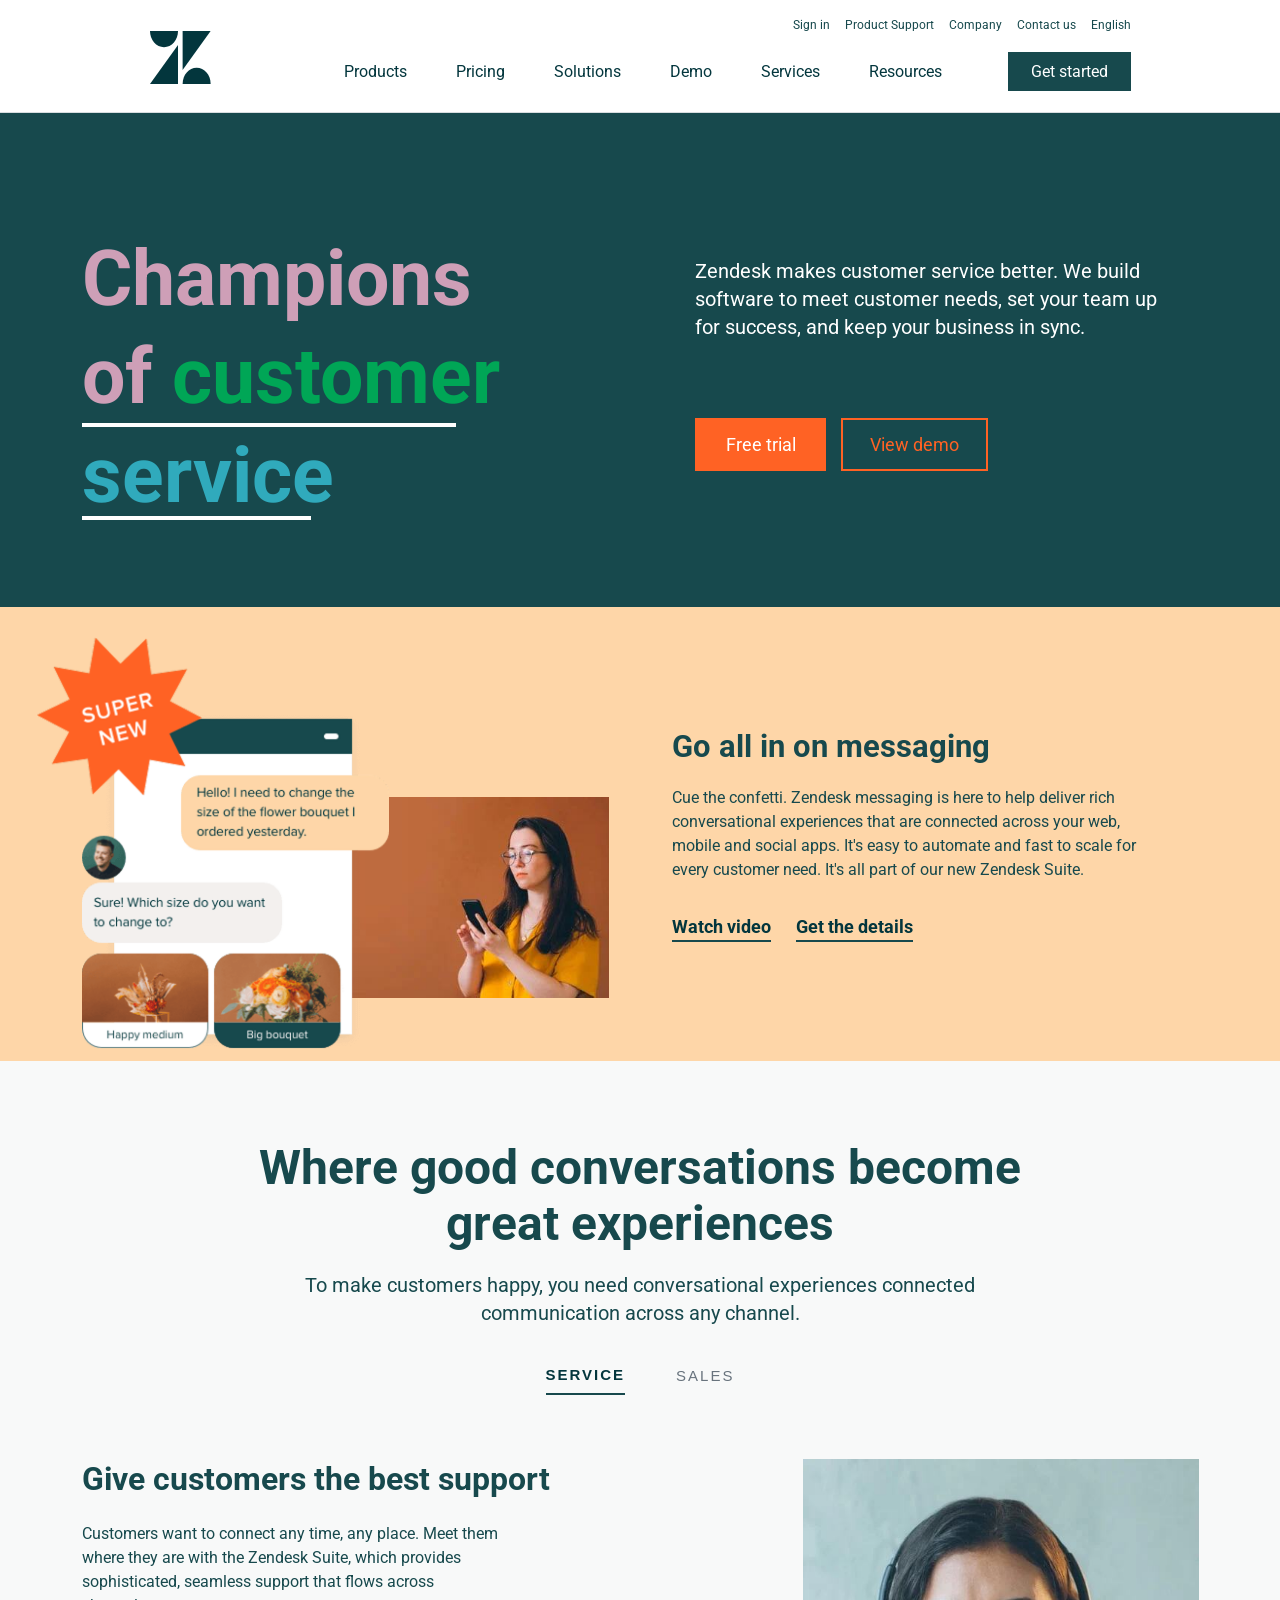
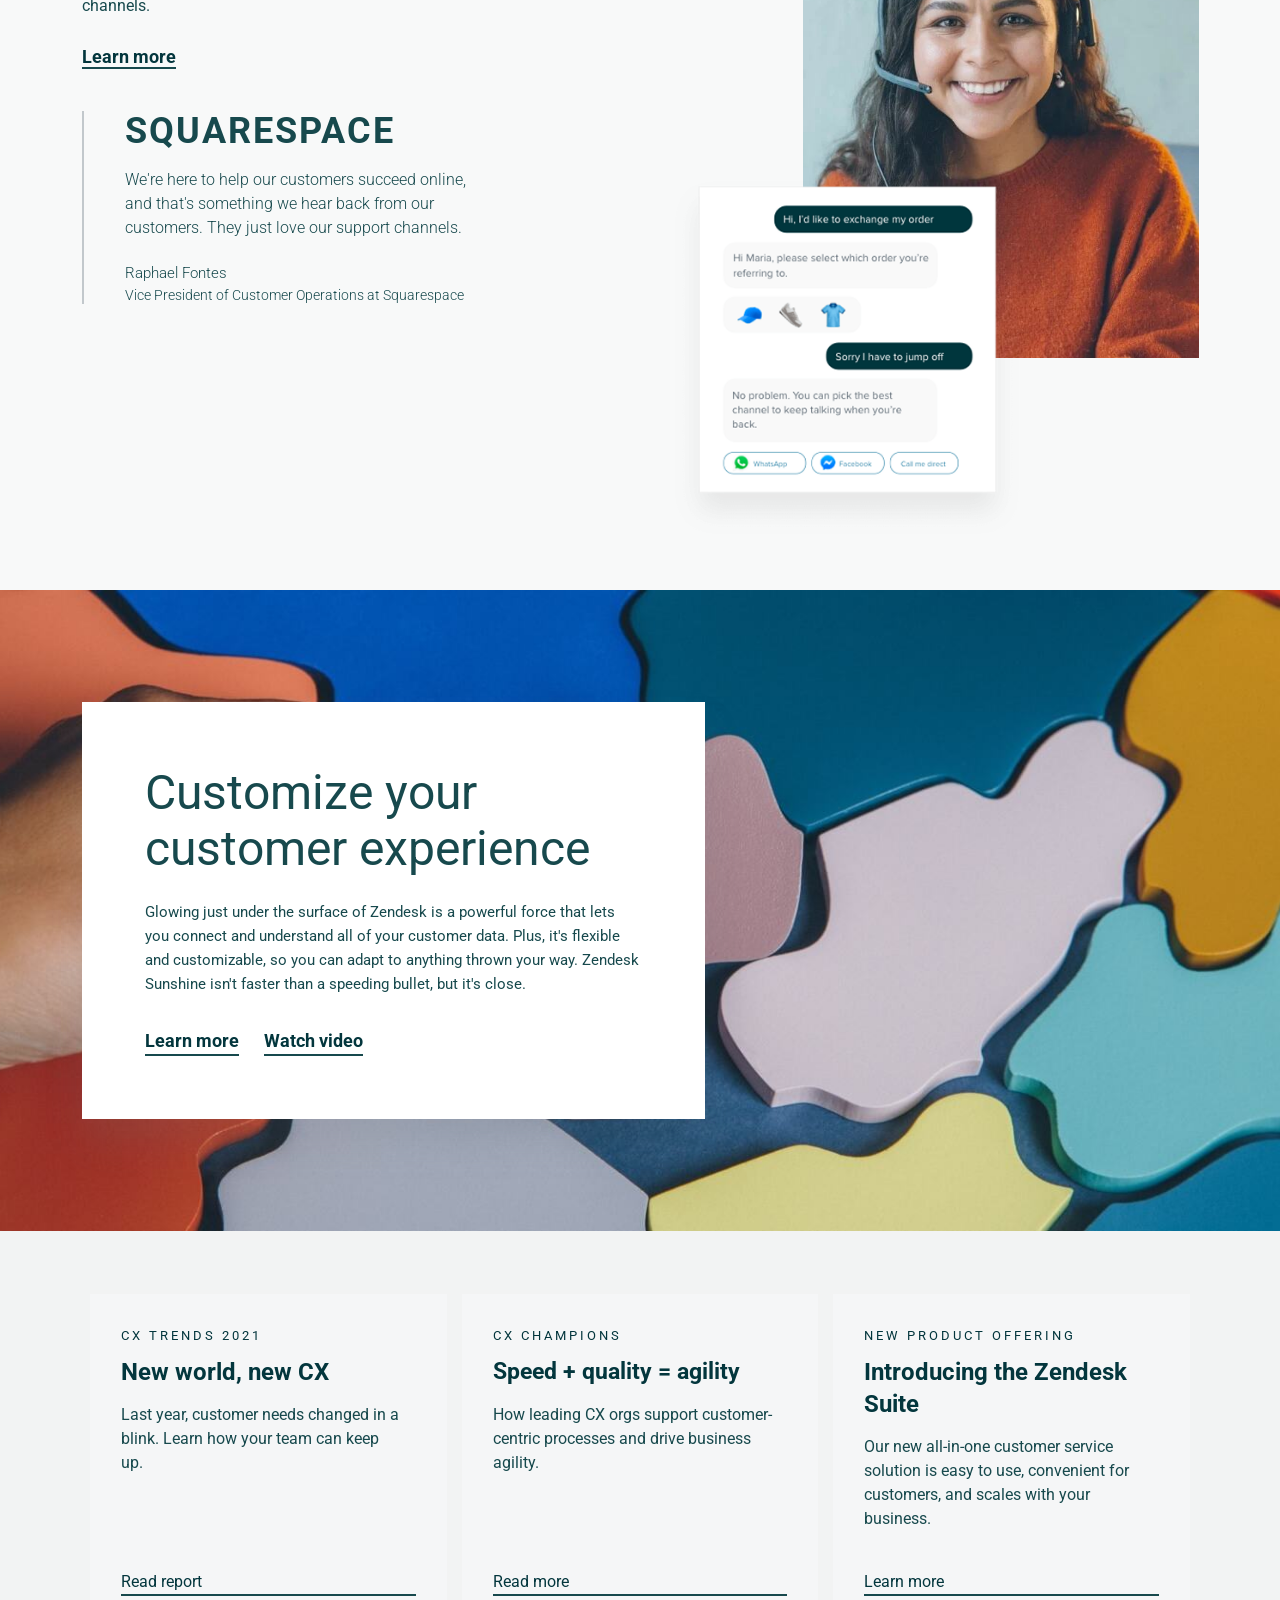
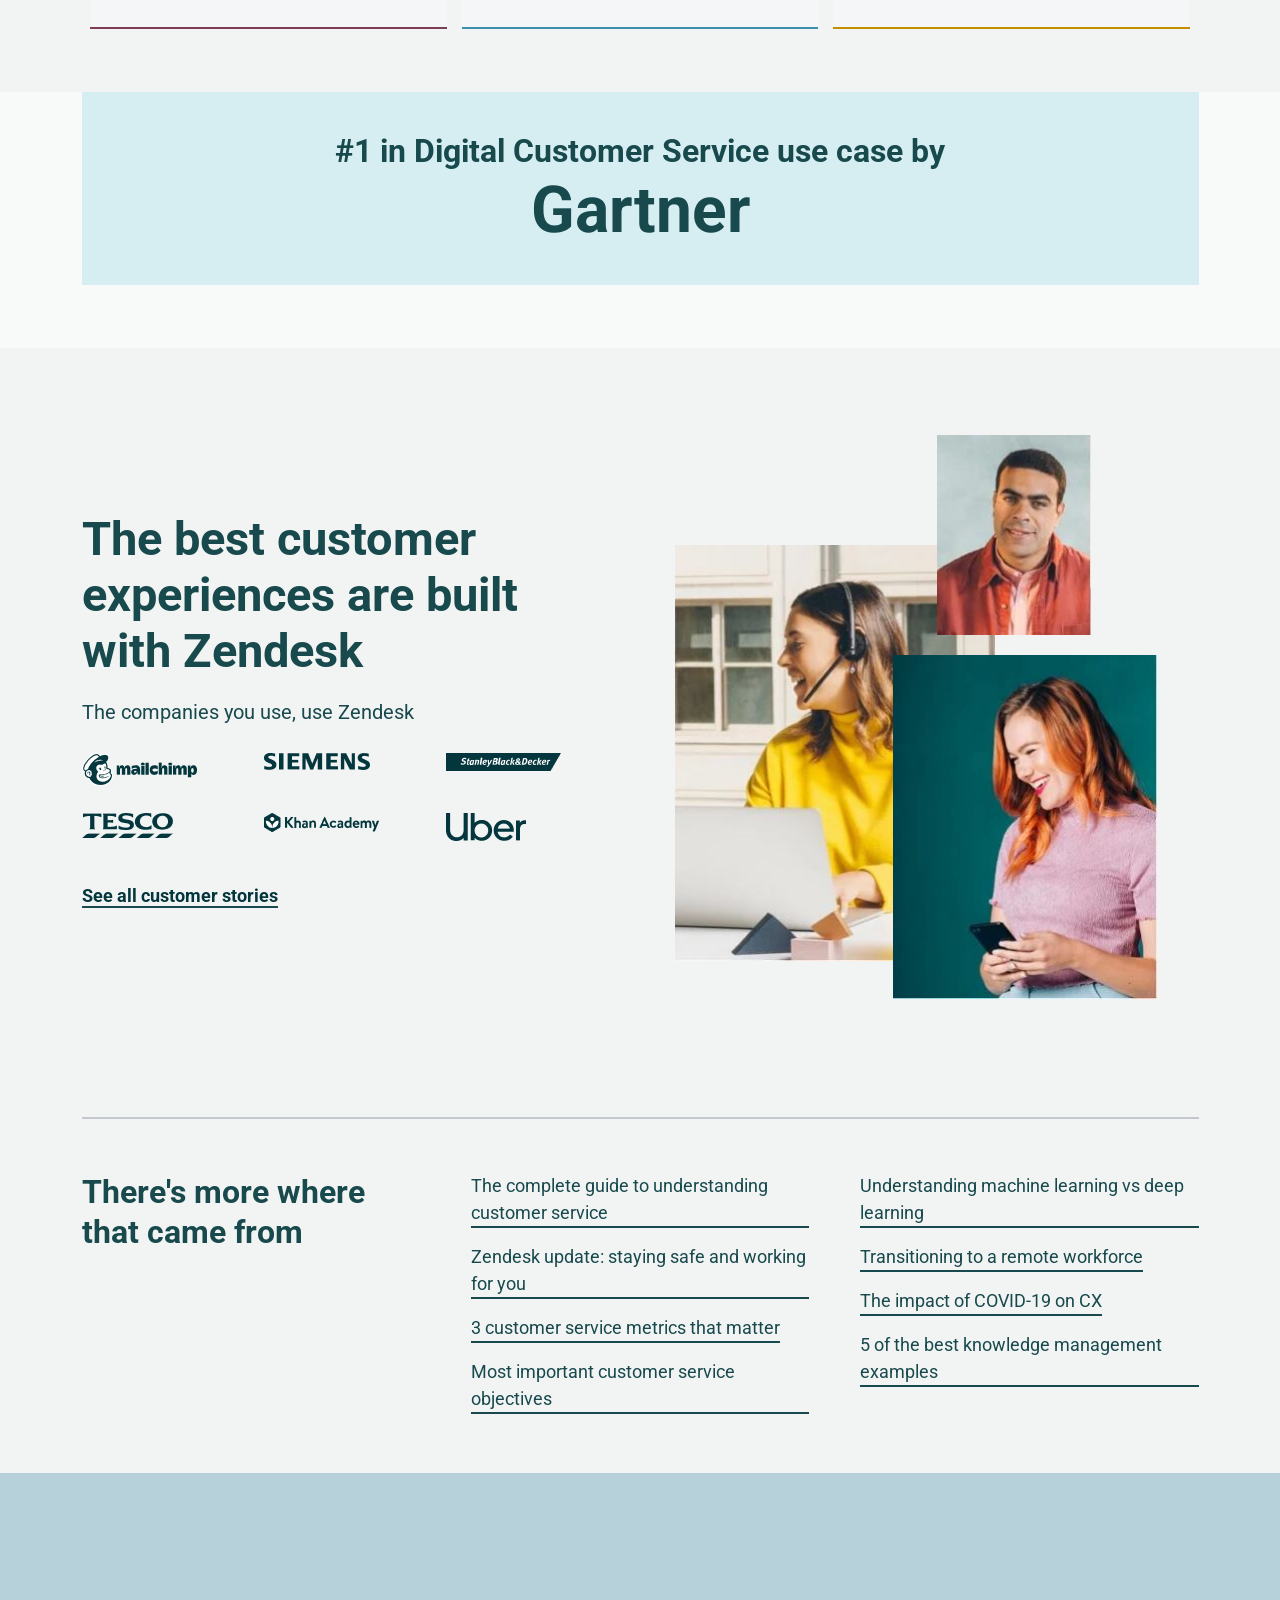
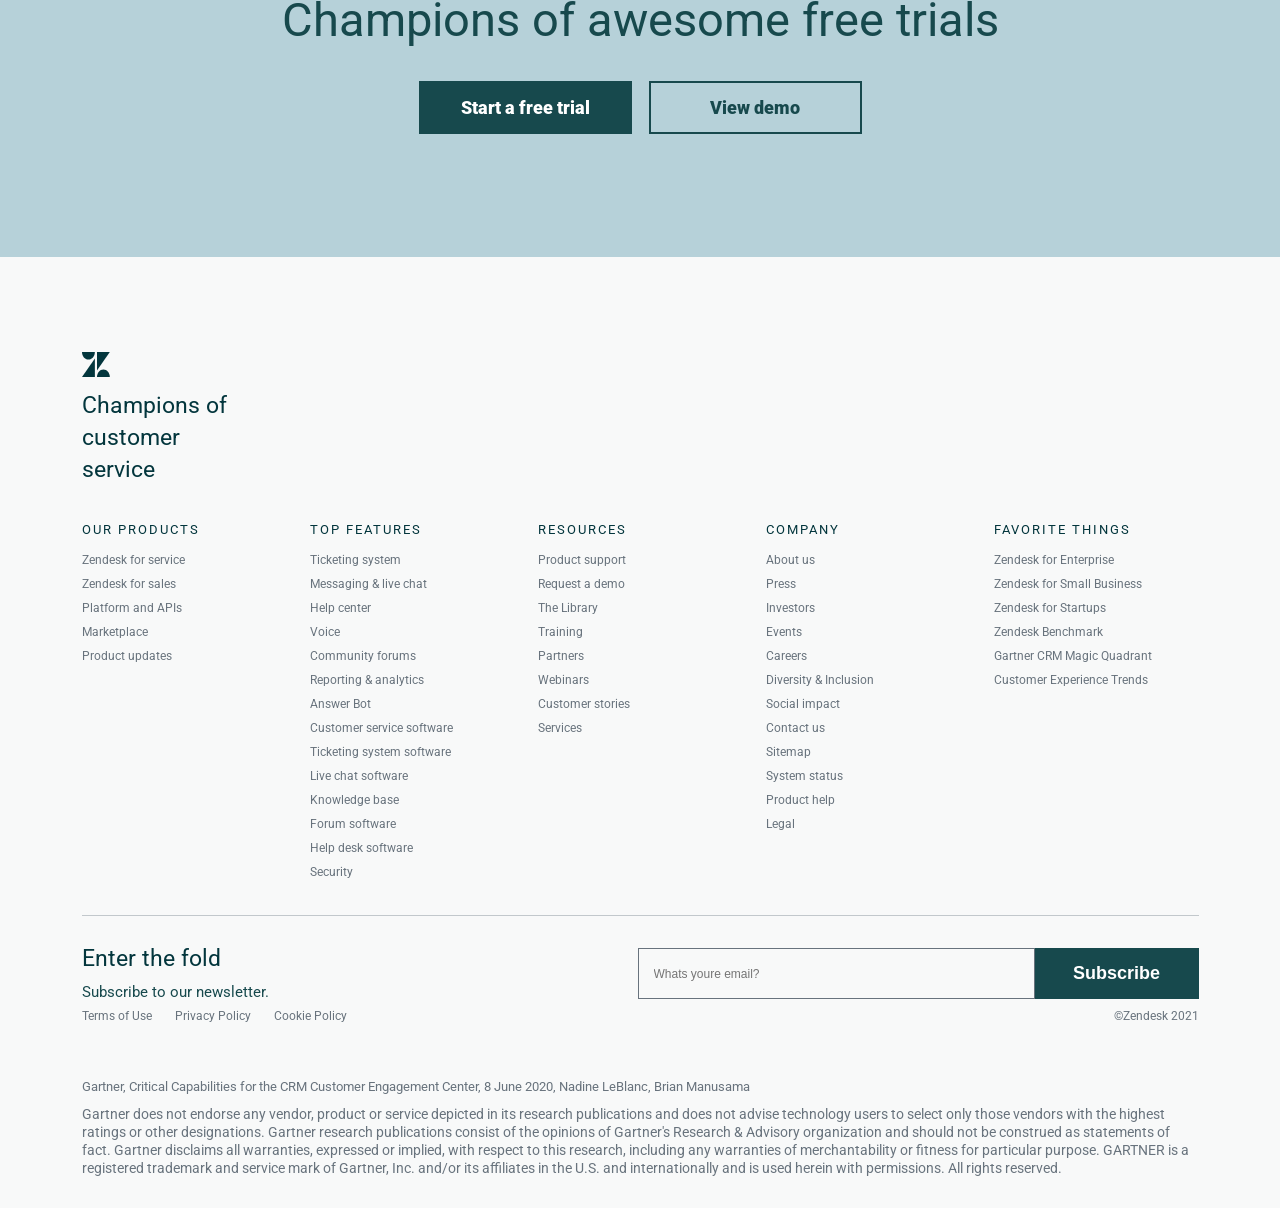
<file: index3.html>
<!doctype html>
<html lang="en">
<head>
  <meta charset="UTF-8" />
  <meta name="viewport" content="width=device-width, initial-scale=1.0" />
  <title>Zendesk Landing Replica</title>
  <link rel="preconnect" href="https://fonts.googleapis.com" />
  <link rel="preconnect" href="https://fonts.gstatic.com" crossorigin />
  <link href="https://fonts.googleapis.com/css2?family=Roboto:wght@300;400;500;700;900&display=swap" rel="stylesheet" />
  <link rel="stylesheet" href="styles3.css" />
</head>
<body>
  <div class="page">
    <header class="site-header">
      <div class="container header-layout">
        <a class="brand" href="index3.html" aria-label="Zendesk Home">
          <img class="brand-logo" src="assets/images/logo.svg" alt="Zendesk logo" />
        </a>
        <div class="utility-links">
          <a href="#">Sign in</a>
          <a href="#">Product Support</a>
          <a href="#">Company</a>
          <a href="#">Contact us</a>
          <a href="#">English</a>
        </div>
        <div class="main-row">
          <nav class="main-nav" aria-label="Main Navigation">
            <a href="catalog.html">Products</a>
            <a href="#">Pricing</a>
            <a href="#">Solutions</a>
            <a href="#">Demo</a>
            <a href="#">Services</a>
            <a href="#">Resources</a>
          </nav>
          <a class="btn btn-dark" href="#">Get started</a>
        </div>
      </div>
    </header>

    <main>
      <section class="hero section-dark">
        <div class="container hero-grid">
          <div class="hero-heading">
            <h1>
              <span>Champions</span>
              <span>of <em>customer</em></span>
              <span class="line"></span>
              <span class="cyan">service</span>
              <span class="line short"></span>
            </h1>
          </div>
          <div class="hero-aside">
            <p>
              Zendesk makes customer service better. We build software to meet customer needs,
              set your team up for success, and keep your business in sync.
            </p>
            <div class="cta-row">
              <a class="btn btn-orange" href="#">Free trial</a>
              <a class="btn btn-outline-orange" href="#">View demo</a>
            </div>
          </div>
        </div>
      </section>

      <section class="messaging">
        <div class="container messaging-grid">
          <div class="messaging-collage" aria-hidden="true">
            <img class="starburst" src="assets/images/starburst.png" alt="" />
            <img class="chat-widget" src="assets/images/chat-widget.png" alt="" />
            <img class="yellow-photo" src="assets/images/woman-yellow.jpg" alt="" />
          </div>
          <div class="messaging-copy">
            <h2>Go all in on messaging</h2>
            <p>
              Cue the confetti. Zendesk messaging is here to help deliver rich conversational
              experiences that are connected across your web, mobile and social apps. It's easy to
              automate and fast to scale for every customer need. It's all part of our new Zendesk
              Suite.
            </p>
            <div class="inline-links">
              <a href="#">Watch video</a>
              <a href="#">Get the details</a>
            </div>
          </div>
        </div>
      </section>

      <section class="conversation-intro">
        <div class="container narrow-center">
          <h2>Where good conversations become great experiences</h2>
          <p>
            To make customers happy, you need conversational experiences connected communication
            across any channel.
          </p>
          <div class="tab-row" role="tablist" aria-label="Service and Sales tabs">
            <button class="tab active" type="button">Service</button>
            <button class="tab" type="button">Sales</button>
          </div>
        </div>
      </section>

      <section class="support-section">
        <div class="container support-grid">
          <article class="support-copy">
            <h3>Give customers the best support</h3>
            <p>
              Customers want to connect any time, any place. Meet them where they are with the
              Zendesk Suite, which provides sophisticated, seamless support that flows across
              channels.
            </p>
            <a class="underlined-link" href="#">Learn more</a>

            <div class="quote-card">
              <div class="logo-line">SQUARESPACE</div>
              <blockquote>
                We're here to help our customers succeed online, and that's something we hear back
                from our customers. They just love our support channels.
              </blockquote>
              <p class="author">Raphael Fontes</p>
              <p class="role">Vice President of Customer Operations at Squarespace</p>
            </div>
          </article>

          <div class="support-visual" aria-hidden="true">
            <img class="headset-woman" src="assets/images/woman-headset.jpg" alt="" />
            <img class="phone-ui" src="assets/images/phone-ui.png" alt="" />
          </div>
        </div>
      </section>

      <section class="customize-section">
        <div class="container customize-grid">
          <article class="customize-card">
            <h2>Customize your customer experience</h2>
            <p>
              Glowing just under the surface of Zendesk is a powerful force that lets you connect
              and understand all of your customer data. Plus, it's flexible and customizable, so
              you can adapt to anything thrown your way. Zendesk Sunshine isn't faster than a
              speeding bullet, but it's close.
            </p>
            <div class="inline-links">
              <a href="#">Learn more</a>
              <a href="#">Watch video</a>
            </div>
          </article>
        </div>
      </section>

      <section class="insights-cards">
        <div class="container cards-grid">
          <article class="insight-card border-pink">
            <p class="eyebrow">CX Trends 2021</p>
            <h3>New world, new CX</h3>
            <p>Last year, customer needs changed in a blink. Learn how your team can keep up.</p>
            <a class="underlined-link" href="#">Read report</a>
          </article>
          <article class="insight-card border-blue">
            <p class="eyebrow">CX Champions</p>
            <h3>Speed + quality = agility</h3>
            <p>How leading CX orgs support customer-centric processes and drive business agility.</p>
            <a class="underlined-link" href="#">Read more</a>
          </article>
          <article class="insight-card border-yellow">
            <p class="eyebrow">New Product Offering</p>
            <h3>Introducing the Zendesk Suite</h3>
            <p>
              Our new all-in-one customer service solution is easy to use, convenient for
              customers, and scales with your business.
            </p>
            <a class="underlined-link" href="#">Learn more</a>
          </article>
        </div>
      </section>

      <section class="gartner-banner">
        <div class="container">
          <p>#1 in Digital Customer Service use case by</p>
          <strong>Gartner</strong>
        </div>
      </section>

      <section class="stories-section">
        <div class="container stories-grid">
          <article class="stories-copy">
            <h2>The best customer experiences are built with Zendesk</h2>
            <p>The companies you use, use Zendesk</p>
            <div class="logo-grid">
              <img src="assets/images/mailchimp.png" alt="">
              <img src="assets/images/siemens.png" alt="">
              <img src="assets/images/stanley.png " alt="">
              <img src="assets/images/teso.png " alt="">
              <img src="assets/images/khan.png " alt="">
              <img src="assets/images/uber.png " alt="">
            </div>
            <a class="underlined-link" href="#">See all customer stories</a>
          </article>

          <div class="stories-collage" aria-hidden="true">
            <img class="story-main" src="assets/images/woman-yellow-desk.jpg" alt="" />
            <img class="story-top" src="assets/images/man-red.jpg" alt="" />
            <img class="story-bottom" src="assets/images/woman-pink.jpg" alt="" />
          </div>
        </div>
      </section>

      <section class="article-listing">
        <div class="container listing-grid">
          <h3>There's more where that came from</h3>
          <ul>
            <li><a href="#">The complete guide to understanding customer service</a></li>
            <li><a href="#">Zendesk update: staying safe and working for you</a></li>
            <li><a href="#">3 customer service metrics that matter</a></li>
            <li><a href="#">Most important customer service objectives</a></li>
          </ul>
          <ul>
            <li><a href="#">Understanding machine learning vs deep learning</a></li>
            <li><a href="#">Transitioning to a remote workforce</a></li>
            <li><a href="#">The impact of COVID-19 on CX</a></li>
            <li><a href="#">5 of the best knowledge management examples</a></li>
          </ul>
        </div>
      </section>

      <section class="bottom-cta">
        <div class="container cta-center">
          <h2>Champions of awesome free trials</h2>
          <div class="cta-row centered">
            <a class="btn btn-dark" href="#">Start a free trial</a>
            <a class="btn btn-outline-dark" href="#">View demo</a>
          </div>
        </div>
      </section>
    </main>

    <footer class="site-footer">
      <div class="container footer-top">
        <div class="footer-branding">
          <a class="brand" href="index3.html" aria-label="Zendesk Home">
            <img class="brand-logo" src="assets/images/logo.svg" alt="Zendesk logo" />
          </a>
          <p>Champions of customer service</p>
        </div>

        <div class="footer-links">
          <article>
            <h4>Our Products</h4>
            <a href="#">Zendesk for service</a>
            <a href="#">Zendesk for sales</a>
            <a href="#">Platform and APIs</a>
            <a href="#">Marketplace</a>
            <a href="#">Product updates</a>
          </article>
          <article>
            <h4>Top Features</h4>
            <a href="#">Ticketing system</a>
            <a href="#">Messaging &amp; live chat</a>
            <a href="#">Help center</a>
            <a href="#">Voice</a>
            <a href="#">Community forums</a>
            <a href="#">Reporting &amp; analytics</a>
            <a href="#">Answer Bot</a>
            <a href="#">Customer service software</a>
            <a href="#">Ticketing system software</a>
            <a href="#">Live chat software</a>
            <a href="#">Knowledge base</a>
            <a href="#">Forum software</a>
            <a href="#">Help desk software</a>
            <a href="#">Security</a>
          </article>
          <article>
            <h4>Resources</h4>
            <a href="#">Product support</a>
            <a href="#">Request a demo</a>
            <a href="#">The Library</a>
            <a href="#">Training</a>
            <a href="#">Partners</a>
            <a href="#">Webinars</a>
            <a href="#">Customer stories</a>
            <a href="#">Services</a>
          </article>
          <article>
            <h4>Company</h4>
            <a href="#">About us</a>
            <a href="#">Press</a>
            <a href="#">Investors</a>
            <a href="#">Events</a>
            <a href="#">Careers</a>
            <a href="#">Diversity &amp; Inclusion</a>
            <a href="#">Social impact</a>
            <a href="#">Contact us</a>
            <a href="#">Sitemap</a>
            <a href="#">System status</a>
            <a href="#">Product help</a>
            <a href="#">Legal</a>
          </article>
          <article>
            <h4>Favorite Things</h4>
            <a href="#">Zendesk for Enterprise</a>
            <a href="#">Zendesk for Small Business</a>
            <a href="#">Zendesk for Startups</a>
            <a href="#">Zendesk Benchmark</a>
            <a href="#">Gartner CRM Magic Quadrant</a>
            <a href="#">Customer Experience Trends</a>
          </article>
        </div>

        <section class="newsletter">
          <div>
            <h4>Enter the fold</h4>
            <p>Subscribe to our newsletter.</p>
          </div>
          <form class="newsletter-form" action="#">
            <label class="sr-only" for="email">Email</label>
            <input id="email" name="email" type="email" placeholder="Whats youre email?" />
            <button class="btn btn-dark" type="submit">Subscribe</button>
          </form>
        </section>
      </div>

      <div class="container footer-bottom">
        <a href="#">Terms of Use</a>
        <a href="#">Privacy Policy</a>
        <a href="#">Cookie Policy</a>
        <span>©Zendesk 2021</span>
      </div>
    </footer>

    <section class="disclaimer-strip">
      <div class="container disclaimer-text">
        <p>
          Gartner, Critical Capabilities for the CRM Customer Engagement Center, 8 June 2020,
          Nadine LeBlanc, Brian Manusama
        </p>
        <p>
          Gartner does not endorse any vendor, product or service depicted in its research
          publications and does not advise technology users to select only those vendors with the
          highest ratings or other designations. Gartner research publications consist of the
          opinions of Gartner's Research &amp; Advisory organization and should not be construed as
          statements of fact. Gartner disclaims all warranties, expressed or implied, with respect
          to this research, including any warranties of merchantability or fitness for particular
          purpose. GARTNER is a registered trademark and service mark of Gartner, Inc. and/or its
          affiliates in the U.S. and internationally and is used herein with permissions. All
          rights reserved.
        </p>
      </div>
    </section>
  </div>
</body>
</html>
</file>
<file: styles.css>
﻿:root {
  --c-ink: #03363d;
  --c-ink-soft: #17494d;
  --c-muted: #68737d;
  --c-bg-soft: #f8f9f9;
  --c-sky: #d6eef2;
  --c-hero: #17494d;
  --c-peach: #fed6a8;
  --c-orange: #ff6224;
  --c-pink: #ce9fb7;
  --c-green: #00a656;
  --c-cyan: #30aabc;
  --shadow-card: 0 24px 36px rgba(104, 115, 125, 0.15);
}

* {
  box-sizing: border-box;
}

html,
body {
  margin: 0;
  padding: 0;
  font-family: "Roboto", sans-serif;
  color: var(--c-ink);
  background: #fff;
}

a {
  color: inherit;
  text-decoration: none;
}

.page {
  width: min(100%, 1440px);
  margin: 0 auto;
  background: #fff;
}

.container {
  width: min(1117px, calc(100% - 63px));
  margin: 0 auto;
}

.site-header {
  border-bottom: 1px solid #d8dde0;
  background: #fff;
}

.site-header .container {
  width: min(981px, calc(100% - 63px));
}

.header-layout {
  display: grid;
  grid-template-columns: 87px 1fr;
  grid-template-rows: 19px 57px;
  align-items: center;
  column-gap: 107px;
  row-gap: 9px;
  padding-top: 15px;
  padding-bottom: 12px;
}

.header-layout .brand {
  grid-column: 1;
  grid-row: 1 / span 2;
  align-self: center;
}

.utility-links {
  grid-column: 2;
  grid-row: 1;
  display: flex;
  justify-self: end;
  gap: 15px;
  font-size: 12px;
  line-height: 18px;
  color: var(--c-ink-soft);
}

.brand {
  display: inline-flex;
  align-items: center;
  gap: 11px;
}

.brand-logo {
  width: auto;
  display: block;
  object-fit: contain;
}

.site-header .brand-logo {
  height: 53px;
}

.site-footer .brand-logo {
  height: 25px;
}

.main-row {
  grid-column: 2;
  grid-row: 2;
  display: flex;
  align-items: center;
  justify-content: space-between;
  gap: 31px;
  min-height: 53px;
}

.main-nav {
  display: flex;
  align-items: center;
  gap: 49px;
  font-size: 16px;
  line-height: 24px;
  color: var(--c-ink);
}

.site-header .btn-dark {
  min-width: 123px;
  min-height: 39px;
  font-size: 16px;
  line-height: 24px;
}

.btn {
  display: inline-flex;
  align-items: center;
  justify-content: center;
  border: 2px solid transparent;
  font-size: 16px;
  line-height: 24px;
  min-height: 47px;
  min-width: 165px;
}

.btn-dark {
  background: var(--c-ink-soft);
  border-color: var(--c-ink-soft);
  color: #fff;
}

.btn-orange {
  background: var(--c-orange);
  border-color: var(--c-orange);
  color: #fff;
}

.btn-outline-orange {
  border-color: var(--c-orange);
  color: var(--c-orange);
}

.btn-outline-dark {
  border-color: var(--c-ink-soft);
  color: var(--c-ink-soft);
}

.hero {
  background: var(--c-hero);
  padding: 117px 0 87px;
}

.hero-grid {
  display: grid;
  grid-template-columns: 1fr 0.9fr;
  gap: 55px;
}

.hero-heading h1 {
  margin: 0;
  display: flex;
  flex-direction: column;
  font-size: 77px;
  line-height: 98px;
  font-weight: 700;
  color: var(--c-pink);
}

.hero-heading h1 span {
  display: block;
}

.hero-heading h1 em {
  color: var(--c-green);
  font-style: normal;
}

.hero-heading .cyan {
  color: var(--c-cyan);
}

.hero-heading .line {
  width: 67%;
  border-bottom: 4px solid #fff;
  margin-top: -3px;
}

.hero-heading .line.short {
  width: 41%;
  margin-top: -9px;
}

.hero-aside {
  padding-top: 27px;
  display: grid;
  gap: 27px;
}

.hero-aside p {
  margin: 0;
  font-size: 20px;
  line-height: 28px;
  color: #fff;
  max-width: 471px;
}

.cta-row {
  display: flex;
  flex-wrap: wrap;
  gap: 17px;
}

.cta-row .btn {
  min-height: 53px;
  min-width: 167px;
  font-size: 18px;
  line-height: 25px;
}

.hero .cta-row {
  gap: 15px;
}

.hero .cta-row .btn {
  height: 51px;
  min-height: 53px;
  padding: 0;
  font-weight: 400;
}

.hero .cta-row .btn-orange {
  width: 131px;
  min-width: 129px;
}

.hero .cta-row .btn-outline-orange {
  width: 145px;
  min-width: 147px;
}

.messaging {
  background: var(--c-peach);
  padding: 63px 0;
}

.messaging-grid {
  display: grid;
  grid-template-columns: 1fr 1fr;
  gap: 63px;
  align-items: center;
}

.messaging-collage {
  display: grid;
  grid-template-columns: repeat(12, 1fr);
  grid-template-rows: repeat(8, 41px);
}

.messaging-collage img {
  width: 100%;
  height: auto;
  display: block;
}

.starburst {
  grid-column: 1 / span 4;
  grid-row: 1 / span 3;
  max-width: 165px;
  transform: translate(-45px, -33px);
  z-index: 3;
}

.chat-widget {
  grid-column: 1 / span 7;
  grid-row: 2 / span 7;
  max-width: 315px;
  z-index: 2;
}

.yellow-photo {
  grid-column: 5 / -1;
  grid-row: 3 / span 6;
  max-width: 465px;
  align-self: end;
}

.messaging-copy h2 {
  margin: 0 0 19px;
  font-size: 31px;
  line-height: 40px;
  font-weight: 700;
  color: var(--c-ink-soft);
}

.messaging-copy p {
  margin: 0;
  font-size: 16px;
  line-height: 24px;
  color: var(--c-ink-soft);
  max-width: 469px;
}

.inline-links {
  margin-top: 31px;
  display: flex;
  flex-wrap: wrap;
  gap: 25px;
}

.inline-links a,
.underlined-link {
  font-size: 18px;
  line-height: 27px;
  font-weight: 700;
  border-bottom: 2px solid var(--c-ink-soft);
}

.conversation-intro {
  background: var(--c-bg-soft);
  padding: 79px 0 31px;
}

.narrow-center {
  max-width: 831px;
  text-align: center;
}

.narrow-center h2 {
  margin: 0;
  font-size: 48px;
  line-height: 56px;
  font-weight: 700;
  color: var(--c-ink-soft);
}

.narrow-center p {
  margin: 19px auto 0;
  max-width: 761px;
  font-size: 20px;
  line-height: 28px;
  color: var(--c-ink-soft);
}

.tab-row {
  margin-top: 37px;
  display: flex;
  justify-content: center;
  gap: 51px;
}

.tab {
  border: none;
  background: transparent;
  font-size: 15px;
  line-height: 22px;
  letter-spacing: 2px;
  text-transform: uppercase;
  color: var(--c-muted);
  padding: 0 0 7px;
}

.tab.active {
  color: var(--c-ink);
  font-weight: 700;
  border-bottom: 2px solid var(--c-ink-soft);
}

.support-section {
  background: var(--c-bg-soft);
  padding: 33px 0 95px;
}

.support-grid {
  display: grid;
  grid-template-columns: 1fr 1fr;
  gap: 63px;
  align-items: start;
}

.support-copy h3 {
  margin: 0;
  font-size: 32px;
  line-height: 40px;
  color: var(--c-ink-soft);
}

.support-copy > p {
  margin: 23px 0 25px;
  font-size: 16px;
  line-height: 24px;
  color: var(--c-ink-soft);
  max-width: 419px;
}

.quote-card {
  margin-top: 41px;
  border-left: 2px solid #c2c8cc;
  padding-left: 41px;
  max-width: 389px;
}

.logo-line {
  margin-bottom: 17px;
  font-size: 36px;
  line-height: 40px;
  letter-spacing: 2px;
  color: var(--c-ink-soft);
  font-weight: 700;
}

.quote-card blockquote {
  margin: 0;
  font-size: 16px;
  line-height: 24px;
  color: var(--c-ink-soft);
  font-weight: 300;
}

.quote-card .author {
  margin: 21px 0 1px;
  font-size: 15px;
  line-height: 24px;
  color: var(--c-ink-soft);
  font-weight: 300;
}

.quote-card .role {
  margin: 0;
  font-size: 14px;
  line-height: 18px;
  color: var(--c-ink-soft);
  font-weight: 300;
}

.support-visual {
  display: grid;
  grid-template-columns: repeat(12, 1fr);
  grid-template-rows: repeat(12, 53px);
}

.support-visual img {
  width: 100%;
  height: auto;
  display: block;
}

.headset-woman {
  grid-column: 4 / -1;
  grid-row: 1 / span 10;
  max-width: 534px;
}

.phone-ui {
  grid-column: 1 / span 8;
  grid-row: 7 / span 6;
  max-width: 392px;
}

.customize-section {
  background-image: url("assets/images/puzzle-bg.jpg");
  background-size: cover;
  background-position: center;
  min-height: 641px;
  display: grid;
  align-items: center;
  padding: 35px 0;
}

.customize-grid {
  display: grid;
  justify-content: end;
}

.customize-card {
  width: min(100%, 623px);
  background: #fff;
  box-shadow: var(--shadow-card);
  padding: 63px;
}

.customize-card h2 {
  margin: 0;
  font-size: 48px;
  line-height: 56px;
  font-weight: 400;
  color: var(--c-ink-soft);
}

.customize-card p {
  margin: 23px 0 0;
  font-size: 15px;
  line-height: 24px;
  color: var(--c-ink-soft);
}

.insights-cards {
  background: #f2f3f3;
  padding: 63px 0;
}

.insights-cards .container {
  width: min(1100px, calc(100% - 63px));
}

.cards-grid {
  display: grid;
  grid-template-columns: repeat(3, minmax(0, 1fr));
  gap: 15px;
}

.insight-card {
  background: #f5f6f7;
  min-height: 335px;
  padding: 31px;
  display: flex;
  flex-direction: column;
}

.insight-card .eyebrow {
  margin: 0;
  font-size: 13px;
  line-height: 22px;
  letter-spacing: 3px;
  text-transform: uppercase;
  color: var(--c-ink);
  font-weight: 400;
}

.insight-card h3 {
  margin: 9px 0 15px;
  font-size: 24px;
  line-height: 32px;
  color: var(--c-ink);
}

.cards-grid .insight-card:nth-child(2) h3 {
  font-size: 23px;
}

.insight-card > p {
  margin: 0;
  font-size: 16px;
  line-height: 24px;
  color: var(--c-ink-soft);
  max-width: 279px;
}

.insight-card .underlined-link {
  margin-top: auto;
  font-size: 16px;
  line-height: 24px;
  font-weight: 400;
  border-bottom: 2px solid var(--c-ink-soft);
  padding-bottom: 0;
}

.border-pink {
  border-bottom: 2px solid #7d3d54;
}

.border-blue {
  border-bottom: 2px solid #3d8dae;
}

.border-yellow {
  border-bottom: 2px solid #c38f00;
}

.gartner-banner {
  background: var(--c-bg-soft);
  padding: 0 0 63px;
}

.gartner-banner .container {
  background: var(--c-sky);
  text-align: center;
  padding: 39px 23px;
}

.gartner-banner p {
  margin: 0;
  font-size: 32px;
  line-height: 40px;
  font-weight: 700;
  color: var(--c-ink-soft);
}

.gartner-banner strong {
  display: block;
  margin-top: 5px;
  font-size: 64px;
  line-height: 1.1;
  color: var(--c-ink-soft);
}

.stories-section {
  background: #f2f3f3;
  padding: 87px 0;
}

.stories-grid {
  display: grid;
  grid-template-columns: 1fr 1fr;
  gap: 69px;
  align-items: center;
}

.stories-copy h2 {
  margin: 0;
  font-size: 47px;
  line-height: 56px;
  color: var(--c-ink-soft);
}

.stories-copy > p {
  margin: 19px 0 27px;
  font-size: 20px;
  line-height: 28px;
  color: var(--c-ink-soft);
}

.logo-grid {
  display: grid;
  grid-template-columns: repeat(3, minmax(0, 1fr));
  gap: 27px 23px;
  margin-bottom: 41px;
}

.logo-grid span {
  font-size: 21px;
  line-height: 1.1;
  font-weight: 700;
  color: var(--c-ink-soft);
}

.stories-collage {
  display: grid;
  grid-template-columns: repeat(12, 1fr);
  grid-template-rows: repeat(10, 55px);
}

.stories-collage img {
  width: 100%;
  height: auto;
  display: block;
}

.story-main {
  grid-column: 1 / span 8;
  grid-row: 3 / span 7;
  max-width: 320px;
}

.story-top {
  grid-column: 7 / -1;
  grid-row: 1 / span 4;
  max-width: 154px;
}

.story-bottom {
  grid-column: 6 / -1;
  grid-row: 5 / span 6;
  max-width: 264px;
}

.article-listing {
  background: #f2f3f3;
  padding: 45px 0 0;
}

.listing-grid {
  border-top: 2px solid #c2c8cc;
  padding: 53px 0 59px;
  display: grid;
  grid-template-columns: 1fr 1fr 1fr;
  gap: 51px;
}

.listing-grid h3 {
  margin: 0;
  font-size: 32px;
  line-height: 40px;
  color: var(--c-ink-soft);
}

.listing-grid ul {
  margin: 0;
  padding: 0;
  list-style: none;
  display: flex;
  flex-direction: column;
  gap: 15px;
}

.listing-grid li a {
  display: inline-block;
  font-size: 18px;
  line-height: 27px;
  color: var(--c-ink-soft);
  border-bottom: 2px solid var(--c-ink-soft);
}

.bottom-cta {
  background: #b6d1d9;
  padding: 119px 0 123px;
}

.cta-center {
  text-align: center;
}

.cta-center h2 {
  margin: 0;
  font-size: 47px;
  line-height: 56px;
  color: var(--c-ink-soft);
  font-weight: 400;
}

.cta-row.centered {
  justify-content: center;
  margin-top: 33px;
}

.cta-row.centered .btn {
  min-width: 213px;
  min-height: 53px;
  font-size: 18px;
  line-height: 25px;
  font-weight: 900;
}

.site-footer {
  background: var(--c-bg-soft);
  padding: 95px 0 37px;
}

.footer-top {
  display: grid;
  gap: 33px;
}

.footer-branding {
  display: grid;
  gap: 13px;
}

.footer-branding p {
  margin: 0;
  max-width: 151px;
  font-size: 23px;
  line-height: 32px;
  color: var(--c-ink);
}

.footer-links {
  display: grid;
  grid-template-columns: repeat(5, minmax(0, 1fr));
  gap: 23px;
}

.footer-links article {
  display: flex;
  flex-direction: column;
  gap: 4px;
}

.footer-links h4 {
  margin: 0 0 5px;
  font-size: 13px;
  line-height: 22px;
  letter-spacing: 2px;
  text-transform: uppercase;
  color: var(--c-ink);
  font-weight: 400;
}

.footer-links a {
  font-size: 12px;
  line-height: 20px;
  color: var(--c-muted);
}

.newsletter {
  border-top: 1px solid #c2c8cc;
  display: flex;
  justify-content: space-between;
  gap: 25px;
  align-items: center;
  padding-top: 27px;
}

.newsletter h4 {
  margin: 0;
  font-size: 23px;
  line-height: 32px;
  font-weight: 400;
}

.newsletter p {
  margin: 5px 0 0;
  font-size: 15px;
  line-height: 24px;
  color: var(--c-ink-soft);
}

.newsletter-form {
  display: flex;
  width: min(100%, 561px);
}

.newsletter-form input {
  flex: 1;
  min-height: 51px;
  border: 1px solid #68737d;
  background: transparent;
  padding: 0 15px;
  font-size: 12px;
  line-height: 24px;
  color: var(--c-muted);
}

.newsletter-form button {
  min-height: 51px;
  min-width: 164px;
  font-size: 18px;
  line-height: 25px;
  font-weight: 900;
}

.footer-bottom {
  display: flex;
  align-items: center;
  gap: 23px;
  font-size: 12px;
  line-height: 24px;
  color: var(--c-muted);
}

.footer-bottom span {
  margin-left: auto;
}

.disclaimer-strip {
  background: var(--c-bg-soft);
  padding: 13px 0 31px;
}

.disclaimer-text {
  color: var(--c-muted);
}

.disclaimer-text p {
  margin: 0;
  font-size: 13px;
  line-height: 18px;
}

.disclaimer-text p + p {
  margin-top: 9px;
  font-size: 14px;
  line-height: 18px;
}

.sr-only {
  display: none;
}

@media (max-width: 1160px) {
  .container {
    width: min(1117px, calc(100% - 39px));
  }

  .header-layout {
    row-gap: 11px;
    column-gap: 23px;
  }

  .utility-links {
    flex-wrap: wrap;
    justify-self: start;
    gap: 7px 15px;
  }

  .main-row {
    flex-wrap: wrap;
    min-height: auto;
    gap: 13px;
  }

  .main-nav {
    gap: 17px 23px;
    flex-wrap: wrap;
  }

  .hero,
  .messaging,
  .conversation-intro,
  .support-section,
  .customize-section,
  .insights-cards,
  .stories-section,
  .bottom-cta,
  .site-footer {
    padding-top: 55px;
    padding-bottom: 57px;
  }

  .messaging-grid,
  .support-grid,
  .stories-grid,
  .listing-grid {
    grid-template-columns: 1fr;
  }

  .customize-grid {
    justify-content: stretch;
  }

  .customize-card {
    width: 100%;
  }

  .footer-links {
    grid-template-columns: repeat(3, minmax(0, 1fr));
  }
}

@media (max-width: 980px) {
  .insights-cards .container {
    width: calc(100% - 39px);
  }

  .cards-grid {
    grid-template-columns: repeat(2, minmax(0, 1fr));
  }
}

@media (max-width: 820px) {
  .container {
    width: calc(100% - 27px);
  }

  .hero-grid {
    grid-template-columns: 1fr;
    gap: 27px;
  }

  .header-layout {
    grid-template-columns: 1fr;
    grid-template-rows: auto auto auto;
    row-gap: 13px;
    padding-top: 11px;
    padding-bottom: 11px;
  }

  .header-layout .brand {
    grid-column: 1;
    grid-row: 1;
  }

  .site-header .brand-logo {
    height: 43px;
  }

  .utility-links {
    grid-column: 1;
    grid-row: 2;
    justify-self: start;
    gap: 7px 11px;
  }

  .main-row {
    grid-column: 1;
    grid-row: 3;
    gap: 11px;
  }

  .main-nav {
    gap: 11px 19px;
  }

  .site-header .btn-dark {
    min-width: 149px;
  }

  .hero-heading h1 {
    font-size: 54px;
    line-height: 66px;
  }

  .narrow-center h2 {
    font-size: 40px;
    line-height: 46px;
  }

  .stories-copy h2,
  .cta-center h2 {
    font-size: 38px;
    line-height: 44px;
  }

  .messaging-collage,
  .support-visual,
  .stories-collage {
    transform: scale(0.95);
    transform-origin: top left;
  }

  .cards-grid {
    grid-template-columns: 1fr;
  }

  .footer-links {
    grid-template-columns: repeat(2, minmax(0, 1fr));
  }

  .newsletter {
    flex-direction: column;
    align-items: flex-start;
  }

  .newsletter-form {
    width: 100%;
    flex-direction: column;
    gap: 11px;
  }

  .newsletter-form button {
    width: 100%;
  }

  .footer-bottom {
    flex-wrap: wrap;
  }

  .footer-bottom span {
    margin-left: 0;
    width: 100%;
  }
}

@media (max-width: 560px) {
  .site-header .brand-logo {
    height: 35px;
  }

  .main-nav {
    font-size: 14px;
    line-height: 20px;
  }

  .utility-links {
    font-size: 11px;
    line-height: 16px;
  }

  .btn {
    min-width: 149px;
    min-height: 43px;
    font-size: 14px;
    line-height: 20px;
  }

  .hero-heading h1 {
    font-size: 44px;
    line-height: 52px;
  }

  .hero-aside p,
  .messaging-copy p,
  .support-copy > p,
  .customize-card p {
    font-size: 15px;
    line-height: 22px;
  }

  .narrow-center h2,
  .customize-card h2,
  .stories-copy h2,
  .cta-center h2 {
    font-size: 32px;
    line-height: 38px;
  }

  .support-copy h3,
  .listing-grid h3 {
    font-size: 28px;
    line-height: 34px;
  }

  .logo-grid {
    grid-template-columns: 1fr;
  }

  .footer-links {
    grid-template-columns: 1fr;
  }

  .messaging-collage {
    grid-template-rows: repeat(8, 33px);
  }

  .starburst {
    max-width: 111px;
    transform: translate(-21px, -7px);
  }

  .chat-widget {
    max-width: 236px;
  }

  .yellow-photo {
    max-width: 294px;
  }

  .support-visual {
    grid-template-rows: repeat(12, 37px);
  }

  .headset-woman {
    max-width: 319px;
    grid-column: 2 / -1;
  }

  .phone-ui {
    max-width: 226px;
    grid-column: 1 / span 8;
  }

  .stories-collage {
    grid-template-rows: repeat(10, 39px);
  }

  .story-main {
    max-width: 229px;
  }

  .story-top {
    max-width: 99px;
  }

  .story-bottom {
    max-width: 179px;
  }
}

/* =====================================
   Fixes for tablet (768px) and phone (320px)
   ===================================== */
.hero-heading h1 {
  align-items: flex-start;
}

@media (max-width: 768px) {
  .container,
  .site-header .container,
  .insights-cards .container {
    width: calc(100% - 32px);
  }

  .header-layout {
    grid-template-columns: 1fr;
    grid-template-rows: auto auto auto;
    row-gap: 12px;
    column-gap: 0;
    padding-top: 12px;
    padding-bottom: 12px;
  }

  .header-layout .brand {
    grid-column: 1;
    grid-row: 1;
  }

  .utility-links {
    grid-column: 1;
    grid-row: 2;
    justify-self: start;
    flex-wrap: wrap;
    gap: 7px 11px;
  }

  .main-row {
    grid-column: 1;
    grid-row: 3;
    flex-wrap: wrap;
    gap: 12px;
    min-height: auto;
  }

  .main-nav {
    gap: 12px 18px;
    flex-wrap: wrap;
  }

  .site-header .btn-dark {
    min-width: 150px;
  }

  .hero,
  .messaging,
  .conversation-intro,
  .support-section,
  .customize-section,
  .insights-cards,
  .stories-section,
  .bottom-cta,
  .site-footer {
    padding-top: 56px;
    padding-bottom: 56px;
  }

  .hero {
    padding-top: 72px;
    padding-bottom: 56px;
  }

  .hero-grid,
  .messaging-grid,
  .support-grid,
  .stories-grid,
  .listing-grid {
    grid-template-columns: 1fr;
  }

  .hero-grid,
  .messaging-grid,
  .support-grid,
  .stories-grid {
    gap: 28px;
  }

  .listing-grid {
    gap: 24px;
  }

  .hero-heading h1 {
    font-size: 54px;
    line-height: 66px;
    width: fit-content;
    max-width: 100%;
  }

  .hero-heading .line {
    width: 280px;
    max-width: 100%;
    margin-top: 2px;
  }

  .hero-heading .line.short {
    width: 172px;
    margin-top: 0;
  }

  .hero-aside {
    padding-top: 0;
    gap: 24px;
  }

  .hero-aside p {
    max-width: 100%;
    font-size: 18px;
    line-height: 26px;
  }

  .cta-row {
    gap: 12px;
  }

  .messaging-collage {
    position: relative;
    display: block;
    min-height: 430px;
  }

  .messaging-collage img {
    position: absolute;
    width: auto;
    height: auto;
  }

  .starburst {
    top: 0;
    left: 0;
    max-width: 145px;
    transform: none;
    z-index: 3;
  }

  .chat-widget {
    top: 82px;
    left: 0;
    max-width: 320px;
    z-index: 2;
  }

  .yellow-photo {
    top: 95px;
    right: 0;
    max-width: min(100%, 430px);
    z-index: 1;
  }

  .messaging-copy h2 {
    margin-bottom: 16px;
  }

  .narrow-center h2 {
    font-size: 40px;
    line-height: 46px;
  }

  .stories-copy h2,
  .cta-center h2,
  .customize-card h2 {
    font-size: 38px;
    line-height: 44px;
  }

  .cards-grid {
    grid-template-columns: 1fr;
  }

  .customize-grid {
    justify-content: stretch;
  }

  .customize-card {
    width: 100%;
    padding: 40px 32px;
  }

  .footer-links {
    grid-template-columns: repeat(2, minmax(0, 1fr));
  }

  .newsletter {
    flex-direction: column;
    align-items: flex-start;
  }

  .newsletter-form {
    width: 100%;
    flex-direction: column;
    gap: 12px;
  }

  .newsletter-form button {
    width: 100%;
  }

  .footer-bottom {
    flex-wrap: wrap;
  }

  .footer-bottom span {
    margin-left: 0;
    width: 100%;
  }
}

@media (max-width: 320px) {
  .container,
  .site-header .container,
  .insights-cards .container {
    width: calc(100% - 20px);
  }

  .site-header .brand-logo {
    height: 35px;
  }

  .utility-links {
    font-size: 11px;
    line-height: 16px;
    gap: 6px 10px;
  }

  .main-nav {
    font-size: 14px;
    line-height: 20px;
    gap: 10px 16px;
  }

  .btn,
  .site-header .btn-dark {
    min-width: 100%;
    min-height: 44px;
    font-size: 14px;
    line-height: 20px;
  }

  .hero {
    padding-top: 48px;
    padding-bottom: 42px;
  }

  .hero-heading h1 {
    font-size: 42px;
    line-height: 50px;
  }

  .hero-heading .line {
    width: 230px;
    border-bottom-width: 3px;
    margin-top: 0;
  }

  .hero-heading .line.short {
    width: 138px;
  }

  .hero-aside p,
  .messaging-copy p,
  .support-copy > p,
  .customize-card p {
    font-size: 15px;
    line-height: 22px;
  }

  .hero .cta-row,
  .cta-row.centered {
    flex-direction: column;
  }

  .hero .cta-row .btn,
  .cta-row.centered .btn,
  .newsletter-form button {
    width: 100%;
    min-width: 0;
  }

  .messaging {
    padding-top: 48px;
    padding-bottom: 48px;
  }

  .messaging-collage {
    min-height: 295px;
  }

  .starburst {
    max-width: 95px;
    top: 0;
    left: 0;
  }

  .chat-widget {
    top: 58px;
    left: 0;
    max-width: 185px;
  }

  .yellow-photo {
    top: 72px;
    right: 0;
    max-width: 220px;
  }

  .messaging-copy h2,
  .support-copy h3,
  .listing-grid h3 {
    font-size: 28px;
    line-height: 34px;
  }

  .narrow-center h2,
  .customize-card h2,
  .stories-copy h2,
  .cta-center h2 {
    font-size: 32px;
    line-height: 38px;
  }

  .logo-grid,
  .footer-links {
    grid-template-columns: 1fr;
  }

  .customize-card {
    padding: 28px 20px;
  }

  .inline-links {
    gap: 16px;
    margin-top: 24px;
  }

  .newsletter-form {
    gap: 10px;
  }
}


/* =====================================
   Final 320px fixes:
   - shorten hero underline
   - keep "Super New" inside screen
   ===================================== */

@media (max-width: 320px) {
  .hero-heading h1 {
    font-size: 36px;
    line-height: 44px;
    width: 100%;
  }

  .hero-heading .line {
    width: 154px;
    max-width: 154px;
    border-bottom-width: 3px;
    margin-top: -1px;
  }

  .hero-heading .line.short {
    width: 86px;
    max-width: 86px;
    margin-top: -1px;
  }

  .messaging-grid {
    gap: 22px;
  }

  .messaging-collage {
    min-height: 285px;
    overflow: hidden;
  }

  .starburst {
    max-width: 82px;
    top: 9px;
    left: 6px;
    transform: none;
  }

  .chat-widget {
    top: 64px;
    left: 12px;
    max-width: 168px;
  }

  .yellow-photo {
    top: 112px;
    right: 0;
    max-width: 210px;
  }
}
</file>
<file: 5styles.css>
:root {
  --c-ink: #03363d;
  --c-ink-soft: #17494d;
  --c-muted: #68737d;
  --c-bg-soft: #f8f9f9;
  --c-sky: #d6eef2;
  --c-hero: #17494d;
  --c-peach: #fed6a8;
  --c-orange: #ff6224;
  --c-pink: #ce9fb7;
  --c-green: #00a656;
  --c-cyan: #30aabc;
  --shadow-card: 0 24px 36px rgba(104, 115, 125, 0.15);
}

* {
  box-sizing: border-box;
}

html,
body {
  margin: 0;
  padding: 0;
  font-family: "Roboto", sans-serif;
  color: var(--c-ink);
  background: #fff;
}

a {
  color: inherit;
  text-decoration: none;
}

.page {
  width: min(100%, 1440px);
  margin: 0 auto;
  background: #fff;
}

.container {
  width: min(1117px, calc(100% - 63px));
  margin: 0 auto;
}

.site-header {
  border-bottom: 1px solid #d8dde0;
  background: #fff;
}

.site-header .container {
  width: min(981px, calc(100% - 63px));
}

.header-layout {
  display: grid;
  grid-template-columns: 87px 1fr;
  grid-template-rows: 19px 57px;
  align-items: center;
  column-gap: 107px;
  row-gap: 9px;
  padding-top: 15px;
  padding-bottom: 12px;
}

.header-layout .brand {
  grid-column: 1;
  grid-row: 1 / span 2;
  align-self: center;
}

.utility-links {
  grid-column: 2;
  grid-row: 1;
  display: flex;
  justify-self: end;
  gap: 15px;
  font-size: 12px;
  line-height: 18px;
  color: var(--c-ink-soft);
}

.brand {
  display: inline-flex;
  align-items: center;
  gap: 11px;
}

.brand-logo {
  width: auto;
  display: block;
  object-fit: contain;
}

.site-header .brand-logo {
  height: 53px;
}

.site-footer .brand-logo {
  height: 25px;
}

.main-row {
  grid-column: 2;
  grid-row: 2;
  display: flex;
  align-items: center;
  justify-content: space-between;
  gap: 31px;
  min-height: 53px;
}

.main-nav {
  display: flex;
  align-items: center;
  gap: 49px;
  font-size: 16px;
  line-height: 24px;
  color: var(--c-ink);
}

.site-header .btn-dark {
  min-width: 123px;
  min-height: 39px;
  font-size: 16px;
  line-height: 24px;
}

.btn {
  display: inline-flex;
  align-items: center;
  justify-content: center;
  border: 2px solid transparent;
  font-size: 16px;
  line-height: 24px;
  min-height: 47px;
  min-width: 165px;
}

.btn-dark {
  background: var(--c-ink-soft);
  border-color: var(--c-ink-soft);
  color: #fff;
}

.btn-orange {
  background: var(--c-orange);
  border-color: var(--c-orange);
  color: #fff;
}

.btn-outline-orange {
  border-color: var(--c-orange);
  color: var(--c-orange);
}

.btn-outline-dark {
  border-color: var(--c-ink-soft);
  color: var(--c-ink-soft);
}

.hero {
  background: var(--c-hero);
  padding: 117px 0 87px;
}

.hero-grid {
  display: grid;
  grid-template-columns: 1fr 0.9fr;
  gap: 55px;
}

.hero-heading h1 {
  margin: 0;
  display: flex;
  flex-direction: column;
  font-size: 77px;
  line-height: 98px;
  font-weight: 700;
  color: var(--c-pink);
}

.hero-heading h1 span {
  display: block;
}

.hero-heading h1 em {
  color: var(--c-green);
  font-style: normal;
}

.hero-heading .cyan {
  color: var(--c-cyan);
}

.hero-heading .line {
  width: 67%;
  border-bottom: 4px solid #fff;
  margin-top: -3px;
}

.hero-heading .line.short {
  width: 41%;
  margin-top: -9px;
}

.hero-aside {
  padding-top: 27px;
  display: grid;
  gap: 27px;
}

.hero-aside p {
  margin: 0;
  font-size: 20px;
  line-height: 28px;
  color: #fff;
  max-width: 471px;
}

.cta-row {
  display: flex;
  flex-wrap: wrap;
  gap: 17px;
}

.cta-row .btn {
  min-height: 53px;
  min-width: 167px;
  font-size: 18px;
  line-height: 25px;
}

.hero .cta-row {
  gap: 15px;
}

.hero .cta-row .btn {
  height: 51px;
  min-height: 53px;
  padding: 0;
  font-weight: 400;
}

.hero .cta-row .btn-orange {
  width: 131px;
  min-width: 129px;
}

.hero .cta-row .btn-outline-orange {
  width: 145px;
  min-width: 147px;
}

.messaging {
  background: var(--c-peach);
  padding: 63px 0;
}

.messaging-grid {
  display: grid;
  grid-template-columns: 1fr 1fr;
  gap: 63px;
  align-items: center;
}

.messaging-collage {
  display: grid;
  grid-template-columns: repeat(12, 1fr);
  grid-template-rows: repeat(8, 41px);
}

.messaging-collage img {
  width: 100%;
  height: auto;
  display: block;
}

.starburst {
  grid-column: 1 / span 4;
  grid-row: 1 / span 3;
  max-width: 165px;
  transform: translate(-45px, -33px);
  z-index: 3;
}

.chat-widget {
  grid-column: 1 / span 7;
  grid-row: 2 / span 7;
  max-width: 315px;
  z-index: 2;
}

.yellow-photo {
  grid-column: 5 / -1;
  grid-row: 3 / span 6;
  max-width: 465px;
  align-self: end;
}

.messaging-copy h2 {
  margin: 0 0 19px;
  font-size: 31px;
  line-height: 40px;
  font-weight: 700;
  color: var(--c-ink-soft);
}

.messaging-copy p {
  margin: 0;
  font-size: 16px;
  line-height: 24px;
  color: var(--c-ink-soft);
  max-width: 469px;
}

.inline-links {
  margin-top: 31px;
  display: flex;
  flex-wrap: wrap;
  gap: 25px;
}

.inline-links a,
.underlined-link {
  font-size: 18px;
  line-height: 27px;
  font-weight: 700;
  border-bottom: 2px solid var(--c-ink-soft);
}

.conversation-intro {
  background: var(--c-bg-soft);
  padding: 79px 0 31px;
}

.narrow-center {
  max-width: 831px;
  text-align: center;
}

.narrow-center h2 {
  margin: 0;
  font-size: 48px;
  line-height: 56px;
  font-weight: 700;
  color: var(--c-ink-soft);
}

.narrow-center p {
  margin: 19px auto 0;
  max-width: 761px;
  font-size: 20px;
  line-height: 28px;
  color: var(--c-ink-soft);
}

.tab-row {
  margin-top: 37px;
  display: flex;
  justify-content: center;
  gap: 51px;
}

.tab {
  border: none;
  background: transparent;
  font-size: 15px;
  line-height: 22px;
  letter-spacing: 2px;
  text-transform: uppercase;
  color: var(--c-muted);
  padding: 0 0 7px;
}

.tab.active {
  color: var(--c-ink);
  font-weight: 700;
  border-bottom: 2px solid var(--c-ink-soft);
}

.support-section {
  background: var(--c-bg-soft);
  padding: 33px 0 95px;
}

.support-grid {
  display: grid;
  grid-template-columns: 1fr 1fr;
  gap: 63px;
  align-items: start;
}

.support-copy h3 {
  margin: 0;
  font-size: 32px;
  line-height: 40px;
  color: var(--c-ink-soft);
}

.support-copy > p {
  margin: 23px 0 25px;
  font-size: 16px;
  line-height: 24px;
  color: var(--c-ink-soft);
  max-width: 419px;
}

.quote-card {
  margin-top: 41px;
  border-left: 2px solid #c2c8cc;
  padding-left: 41px;
  max-width: 389px;
}

.logo-line {
  margin-bottom: 17px;
  font-size: 36px;
  line-height: 40px;
  letter-spacing: 2px;
  color: var(--c-ink-soft);
  font-weight: 700;
}

.quote-card blockquote {
  margin: 0;
  font-size: 16px;
  line-height: 24px;
  color: var(--c-ink-soft);
  font-weight: 300;
}

.quote-card .author {
  margin: 21px 0 1px;
  font-size: 15px;
  line-height: 24px;
  color: var(--c-ink-soft);
  font-weight: 300;
}

.quote-card .role {
  margin: 0;
  font-size: 14px;
  line-height: 18px;
  color: var(--c-ink-soft);
  font-weight: 300;
}

.support-visual {
  display: grid;
  grid-template-columns: repeat(12, 1fr);
  grid-template-rows: repeat(12, 53px);
}

.support-visual img {
  width: 100%;
  height: auto;
  display: block;
}

.headset-woman {
  grid-column: 4 / -1;
  grid-row: 1 / span 10;
  max-width: 534px;
}

.phone-ui {
  grid-column: 1 / span 8;
  grid-row: 7 / span 6;
  max-width: 392px;
}

.customize-section {
  background-image: url("assets/images/puzzle-bg.jpg");
  background-size: cover;
  background-position: center;
  min-height: 641px;
  display: grid;
  align-items: center;
  padding: 35px 0;
}

.customize-grid {
  display: grid;
  justify-content: end;
}

.customize-card {
  width: min(100%, 623px);
  background: #fff;
  box-shadow: var(--shadow-card);
  padding: 63px;
}

.customize-card h2 {
  margin: 0;
  font-size: 48px;
  line-height: 56px;
  font-weight: 400;
  color: var(--c-ink-soft);
}

.customize-card p {
  margin: 23px 0 0;
  font-size: 15px;
  line-height: 24px;
  color: var(--c-ink-soft);
}

.insights-cards {
  background: #f2f3f3;
  padding: 63px 0;
}

.insights-cards .container {
  width: min(1100px, calc(100% - 63px));
}

.cards-grid {
  display: grid;
  grid-template-columns: repeat(3, minmax(0, 1fr));
  gap: 15px;
}

.insight-card {
  background: #f5f6f7;
  min-height: 335px;
  padding: 31px;
  display: flex;
  flex-direction: column;
}

.insight-card .eyebrow {
  margin: 0;
  font-size: 13px;
  line-height: 22px;
  letter-spacing: 3px;
  text-transform: uppercase;
  color: var(--c-ink);
  font-weight: 400;
}

.insight-card h3 {
  margin: 9px 0 15px;
  font-size: 24px;
  line-height: 32px;
  color: var(--c-ink);
}

.cards-grid .insight-card:nth-child(2) h3 {
  font-size: 23px;
}

.insight-card > p {
  margin: 0;
  font-size: 16px;
  line-height: 24px;
  color: var(--c-ink-soft);
  max-width: 279px;
}

.insight-card .underlined-link {
  margin-top: auto;
  font-size: 16px;
  line-height: 24px;
  font-weight: 400;
  border-bottom: 2px solid var(--c-ink-soft);
  padding-bottom: 0;
}

.border-pink {
  border-bottom: 2px solid #7d3d54;
}

.border-blue {
  border-bottom: 2px solid #3d8dae;
}

.border-yellow {
  border-bottom: 2px solid #c38f00;
}

.gartner-banner {
  background: var(--c-bg-soft);
  padding: 0 0 63px;
}

.gartner-banner .container {
  background: var(--c-sky);
  text-align: center;
  padding: 39px 23px;
}

.gartner-banner p {
  margin: 0;
  font-size: 32px;
  line-height: 40px;
  font-weight: 700;
  color: var(--c-ink-soft);
}

.gartner-banner strong {
  display: block;
  margin-top: 5px;
  font-size: 64px;
  line-height: 1.1;
  color: var(--c-ink-soft);
}

.stories-section {
  background: #f2f3f3;
  padding: 87px 0;
}

.stories-grid {
  display: grid;
  grid-template-columns: 1fr 1fr;
  gap: 69px;
  align-items: center;
}

.stories-copy h2 {
  margin: 0;
  font-size: 47px;
  line-height: 56px;
  color: var(--c-ink-soft);
}

.stories-copy > p {
  margin: 19px 0 27px;
  font-size: 20px;
  line-height: 28px;
  color: var(--c-ink-soft);
}

.logo-grid {
  display: grid;
  grid-template-columns: repeat(3, minmax(0, 1fr));
  gap: 27px 23px;
  margin-bottom: 41px;
}

.logo-grid span {
  font-size: 21px;
  line-height: 1.1;
  font-weight: 700;
  color: var(--c-ink-soft);
}

.stories-collage {
  display: grid;
  grid-template-columns: repeat(12, 1fr);
  grid-template-rows: repeat(10, 55px);
}

.stories-collage img {
  width: 100%;
  height: auto;
  display: block;
}

.story-main {
  grid-column: 1 / span 8;
  grid-row: 3 / span 7;
  max-width: 320px;
}

.story-top {
  grid-column: 7 / -1;
  grid-row: 1 / span 4;
  max-width: 154px;
}

.story-bottom {
  grid-column: 6 / -1;
  grid-row: 5 / span 6;
  max-width: 264px;
}

.article-listing {
  background: #f2f3f3;
  padding: 45px 0 0;
}

.listing-grid {
  border-top: 2px solid #c2c8cc;
  padding: 53px 0 59px;
  display: grid;
  grid-template-columns: 1fr 1fr 1fr;
  gap: 51px;
}

.listing-grid h3 {
  margin: 0;
  font-size: 32px;
  line-height: 40px;
  color: var(--c-ink-soft);
}

.listing-grid ul {
  margin: 0;
  padding: 0;
  list-style: none;
  display: flex;
  flex-direction: column;
  gap: 15px;
}

.listing-grid li a {
  display: inline-block;
  font-size: 18px;
  line-height: 27px;
  color: var(--c-ink-soft);
  border-bottom: 2px solid var(--c-ink-soft);
}

.bottom-cta {
  background: #b6d1d9;
  padding: 119px 0 123px;
}

.cta-center {
  text-align: center;
}

.cta-center h2 {
  margin: 0;
  font-size: 47px;
  line-height: 56px;
  color: var(--c-ink-soft);
  font-weight: 400;
}

.cta-row.centered {
  justify-content: center;
  margin-top: 33px;
}

.cta-row.centered .btn {
  min-width: 213px;
  min-height: 53px;
  font-size: 18px;
  line-height: 25px;
  font-weight: 900;
}

.site-footer {
  background: var(--c-bg-soft);
  padding: 95px 0 37px;
}

.footer-top {
  display: grid;
  gap: 33px;
}

.footer-branding {
  display: grid;
  gap: 13px;
}

.footer-branding p {
  margin: 0;
  max-width: 151px;
  font-size: 23px;
  line-height: 32px;
  color: var(--c-ink);
}

.footer-links {
  display: grid;
  grid-template-columns: repeat(5, minmax(0, 1fr));
  gap: 23px;
}

.footer-links article {
  display: flex;
  flex-direction: column;
  gap: 4px;
}

.footer-links h4 {
  margin: 0 0 5px;
  font-size: 13px;
  line-height: 22px;
  letter-spacing: 2px;
  text-transform: uppercase;
  color: var(--c-ink);
  font-weight: 400;
}

.footer-links a {
  font-size: 12px;
  line-height: 20px;
  color: var(--c-muted);
}

.newsletter {
  border-top: 1px solid #c2c8cc;
  display: flex;
  justify-content: space-between;
  gap: 25px;
  align-items: center;
  padding-top: 27px;
}

.newsletter h4 {
  margin: 0;
  font-size: 23px;
  line-height: 32px;
  font-weight: 400;
}

.newsletter p {
  margin: 5px 0 0;
  font-size: 15px;
  line-height: 24px;
  color: var(--c-ink-soft);
}

.newsletter-form {
  display: flex;
  width: min(100%, 561px);
}

.newsletter-form input {
  flex: 1;
  min-height: 51px;
  border: 1px solid #68737d;
  background: transparent;
  padding: 0 15px;
  font-size: 12px;
  line-height: 24px;
  color: var(--c-muted);
}

.newsletter-form button {
  min-height: 51px;
  min-width: 164px;
  font-size: 18px;
  line-height: 25px;
  font-weight: 900;
}

.footer-bottom {
  display: flex;
  align-items: center;
  gap: 23px;
  font-size: 12px;
  line-height: 24px;
  color: var(--c-muted);
}

.footer-bottom span {
  margin-left: auto;
}

.disclaimer-strip {
  background: var(--c-bg-soft);
  padding: 13px 0 31px;
}

.disclaimer-text {
  color: var(--c-muted);
}

.disclaimer-text p {
  margin: 0;
  font-size: 13px;
  line-height: 18px;
}

.disclaimer-text p + p {
  margin-top: 9px;
  font-size: 14px;
  line-height: 18px;
}

.sr-only {
  display: none;
}

@media (max-width: 1160px) {
  .container {
    width: min(1117px, calc(100% - 39px));
  }

  .header-layout {
    row-gap: 11px;
    column-gap: 23px;
  }

  .utility-links {
    flex-wrap: wrap;
    justify-self: start;
    gap: 7px 15px;
  }

  .main-row {
    flex-wrap: wrap;
    min-height: auto;
    gap: 13px;
  }

  .main-nav {
    gap: 17px 23px;
    flex-wrap: wrap;
  }

  .hero,
  .messaging,
  .conversation-intro,
  .support-section,
  .customize-section,
  .insights-cards,
  .stories-section,
  .bottom-cta,
  .site-footer {
    padding-top: 55px;
    padding-bottom: 57px;
  }

  .messaging-grid,
  .support-grid,
  .stories-grid,
  .listing-grid {
    grid-template-columns: 1fr;
  }

  .customize-grid {
    justify-content: stretch;
  }

  .customize-card {
    width: 100%;
  }

  .footer-links {
    grid-template-columns: repeat(3, minmax(0, 1fr));
  }
}

@media (max-width: 980px) {
  .insights-cards .container {
    width: calc(100% - 39px);
  }

  .cards-grid {
    grid-template-columns: repeat(2, minmax(0, 1fr));
  }
}

@media (max-width: 820px) {
  .container {
    width: calc(100% - 27px);
  }

  .hero-grid {
    grid-template-columns: 1fr;
    gap: 27px;
  }

  .header-layout {
    grid-template-columns: 1fr;
    grid-template-rows: auto auto auto;
    row-gap: 13px;
    padding-top: 11px;
    padding-bottom: 11px;
  }

  .header-layout .brand {
    grid-column: 1;
    grid-row: 1;
  }

  .site-header .brand-logo {
    height: 43px;
  }

  .utility-links {
    grid-column: 1;
    grid-row: 2;
    justify-self: start;
    gap: 7px 11px;
  }

  .main-row {
    grid-column: 1;
    grid-row: 3;
    gap: 11px;
  }

  .main-nav {
    gap: 11px 19px;
  }

  .site-header .btn-dark {
    min-width: 149px;
  }

  .hero-heading h1 {
    font-size: 54px;
    line-height: 66px;
  }

  .narrow-center h2 {
    font-size: 40px;
    line-height: 46px;
  }

  .stories-copy h2,
  .cta-center h2 {
    font-size: 38px;
    line-height: 44px;
  }

  .messaging-collage,
  .support-visual,
  .stories-collage {
    transform: scale(0.95);
    transform-origin: top left;
  }

  .cards-grid {
    grid-template-columns: 1fr;
  }

  .footer-links {
    grid-template-columns: repeat(2, minmax(0, 1fr));
  }

  .newsletter {
    flex-direction: column;
    align-items: flex-start;
  }

  .newsletter-form {
    width: 100%;
    flex-direction: column;
    gap: 11px;
  }

  .newsletter-form button {
    width: 100%;
  }

  .footer-bottom {
    flex-wrap: wrap;
  }

  .footer-bottom span {
    margin-left: 0;
    width: 100%;
  }
}

@media (max-width: 560px) {
  .site-header .brand-logo {
    height: 35px;
  }

  .main-nav {
    font-size: 14px;
    line-height: 20px;
  }

  .utility-links {
    font-size: 11px;
    line-height: 16px;
  }

  .btn {
    min-width: 149px;
    min-height: 43px;
    font-size: 14px;
    line-height: 20px;
  }

  .hero-heading h1 {
    font-size: 44px;
    line-height: 52px;
  }

  .hero-aside p,
  .messaging-copy p,
  .support-copy > p,
  .customize-card p {
    font-size: 15px;
    line-height: 22px;
  }

  .narrow-center h2,
  .customize-card h2,
  .stories-copy h2,
  .cta-center h2 {
    font-size: 32px;
    line-height: 38px;
  }

  .support-copy h3,
  .listing-grid h3 {
    font-size: 28px;
    line-height: 34px;
  }

  .logo-grid {
    grid-template-columns: 1fr;
  }

  .footer-links {
    grid-template-columns: 1fr;
  }

  .messaging-collage {
    grid-template-rows: repeat(8, 33px);
  }

  .starburst {
    max-width: 111px;
    transform: translate(-21px, -7px);
  }

  .chat-widget {
    max-width: 236px;
  }

  .yellow-photo {
    max-width: 294px;
  }

  .support-visual {
    grid-template-rows: repeat(12, 37px);
  }

  .headset-woman {
    max-width: 319px;
    grid-column: 2 / -1;
  }

  .phone-ui {
    max-width: 226px;
    grid-column: 1 / span 8;
  }

  .stories-collage {
    grid-template-rows: repeat(10, 39px);
  }

  .story-main {
    max-width: 229px;
  }

  .story-top {
    max-width: 99px;
  }

  .story-bottom {
    max-width: 179px;
  }
}

/* =====================================
   Fixes for tablet (768px) and phone (320px)
   ===================================== */
.hero-heading h1 {
  align-items: flex-start;
}

@media (max-width: 768px) {
  .container,
  .site-header .container,
  .insights-cards .container {
    width: calc(100% - 32px);
  }

  .header-layout {
    grid-template-columns: 1fr;
    grid-template-rows: auto auto auto;
    row-gap: 12px;
    column-gap: 0;
    padding-top: 12px;
    padding-bottom: 12px;
  }

  .header-layout .brand {
    grid-column: 1;
    grid-row: 1;
  }

  .utility-links {
    grid-column: 1;
    grid-row: 2;
    justify-self: start;
    flex-wrap: wrap;
    gap: 7px 11px;
  }

  .main-row {
    grid-column: 1;
    grid-row: 3;
    flex-wrap: wrap;
    gap: 12px;
    min-height: auto;
  }

  .main-nav {
    gap: 12px 18px;
    flex-wrap: wrap;
  }

  .site-header .btn-dark {
    min-width: 150px;
  }

  .hero,
  .messaging,
  .conversation-intro,
  .support-section,
  .customize-section,
  .insights-cards,
  .stories-section,
  .bottom-cta,
  .site-footer {
    padding-top: 56px;
    padding-bottom: 56px;
  }

  .hero {
    padding-top: 72px;
    padding-bottom: 56px;
  }

  .hero-grid,
  .messaging-grid,
  .support-grid,
  .stories-grid,
  .listing-grid {
    grid-template-columns: 1fr;
  }

  .hero-grid,
  .messaging-grid,
  .support-grid,
  .stories-grid {
    gap: 28px;
  }

  .listing-grid {
    gap: 24px;
  }

  .hero-heading h1 {
    font-size: 54px;
    line-height: 66px;
    width: fit-content;
    max-width: 100%;
  }

  .hero-heading .line {
    width: 280px;
    max-width: 100%;
    margin-top: 2px;
  }

  .hero-heading .line.short {
    width: 172px;
    margin-top: 0;
  }

  .hero-aside {
    padding-top: 0;
    gap: 24px;
  }

  .hero-aside p {
    max-width: 100%;
    font-size: 18px;
    line-height: 26px;
  }

  .cta-row {
    gap: 12px;
  }

  .messaging-collage {
    position: relative;
    display: block;
    min-height: 430px;
  }

  .messaging-collage img {
    position: absolute;
    width: auto;
    height: auto;
  }

  .starburst {
    top: 0;
    left: 0;
    max-width: 145px;
    transform: none;
    z-index: 3;
  }

  .chat-widget {
    top: 82px;
    left: 0;
    max-width: 320px;
    z-index: 2;
  }

  .yellow-photo {
    top: 95px;
    right: 0;
    max-width: min(100%, 430px);
    z-index: 1;
  }

  .messaging-copy h2 {
    margin-bottom: 16px;
  }

  .narrow-center h2 {
    font-size: 40px;
    line-height: 46px;
  }

  .stories-copy h2,
  .cta-center h2,
  .customize-card h2 {
    font-size: 38px;
    line-height: 44px;
  }

  .cards-grid {
    grid-template-columns: 1fr;
  }

  .customize-grid {
    justify-content: stretch;
  }

  .customize-card {
    width: 100%;
    padding: 40px 32px;
  }

  .footer-links {
    grid-template-columns: repeat(2, minmax(0, 1fr));
  }

  .newsletter {
    flex-direction: column;
    align-items: flex-start;
  }

  .newsletter-form {
    width: 100%;
    flex-direction: column;
    gap: 12px;
  }

  .newsletter-form button {
    width: 100%;
  }

  .footer-bottom {
    flex-wrap: wrap;
  }

  .footer-bottom span {
    margin-left: 0;
    width: 100%;
  }
}

@media (max-width: 320px) {
  .container,
  .site-header .container,
  .insights-cards .container {
    width: calc(100% - 20px);
  }

  .site-header .brand-logo {
    height: 35px;
  }

  .utility-links {
    font-size: 11px;
    line-height: 16px;
    gap: 6px 10px;
  }

  .main-nav {
    font-size: 14px;
    line-height: 20px;
    gap: 10px 16px;
  }

  .btn,
  .site-header .btn-dark {
    min-width: 100%;
    min-height: 44px;
    font-size: 14px;
    line-height: 20px;
  }

  .hero {
    padding-top: 48px;
    padding-bottom: 42px;
  }

  .hero-heading h1 {
    font-size: 42px;
    line-height: 50px;
  }

  .hero-heading .line {
    width: 230px;
    border-bottom-width: 3px;
    margin-top: 0;
  }

  .hero-heading .line.short {
    width: 138px;
  }

  .hero-aside p,
  .messaging-copy p,
  .support-copy > p,
  .customize-card p {
    font-size: 15px;
    line-height: 22px;
  }

  .hero .cta-row,
  .cta-row.centered {
    flex-direction: column;
  }

  .hero .cta-row .btn,
  .cta-row.centered .btn,
  .newsletter-form button {
    width: 100%;
    min-width: 0;
  }

  .messaging {
    padding-top: 48px;
    padding-bottom: 48px;
  }

  .messaging-collage {
    min-height: 295px;
  }

  .starburst {
    max-width: 95px;
    top: 0;
    left: 0;
  }

  .chat-widget {
    top: 58px;
    left: 0;
    max-width: 185px;
  }

  .yellow-photo {
    top: 72px;
    right: 0;
    max-width: 220px;
  }

  .messaging-copy h2,
  .support-copy h3,
  .listing-grid h3 {
    font-size: 28px;
    line-height: 34px;
  }

  .narrow-center h2,
  .customize-card h2,
  .stories-copy h2,
  .cta-center h2 {
    font-size: 32px;
    line-height: 38px;
  }

  .logo-grid,
  .footer-links {
    grid-template-columns: 1fr;
  }

  .customize-card {
    padding: 28px 20px;
  }

  .inline-links {
    gap: 16px;
    margin-top: 24px;
  }

  .newsletter-form {
    gap: 10px;
  }
}


/* =====================================
   Final 320px fixes:
   - shorten hero underline
   - keep "Super New" inside screen
   ===================================== */

@media (max-width: 320px) {
  .hero-heading h1 {
    font-size: 36px;
    line-height: 44px;
    width: 100%;
  }

  .hero-heading .line {
    width: 154px;
    max-width: 154px;
    border-bottom-width: 3px;
    margin-top: -1px;
  }

  .hero-heading .line.short {
    width: 86px;
    max-width: 86px;
    margin-top: -1px;
  }

  .messaging-grid {
    gap: 22px;
  }

  .messaging-collage {
    min-height: 285px;
    overflow: hidden;
  }

  .starburst {
    max-width: 82px;
    top: 9px;
    left: 6px;
    transform: none;
  }

  .chat-widget {
    top: 64px;
    left: 12px;
    max-width: 168px;
  }

  .yellow-photo {
    top: 112px;
    right: 0;
    max-width: 210px;
  }
}


/* =========================================================
   Задание 5: простые анимации, псевдоклассы и псевдоэлементы
   Макет не удалялся: ниже только добавлены эффекты к готовым блокам.
   ========================================================= */

/* Плавные переходы для интерактивных элементов */
a,
button,
.btn,
.tab,
.insight-card,
.brand-logo,
.newsletter-form input,
.footer-links article {
  transition: color 0.3s ease,
    background-color 0.3s ease,
    border-color 0.3s ease,
    box-shadow 0.3s ease,
    transform 0.3s cubic-bezier(0.25, 0.1, 0.25, 1);
}

.btn,
.main-nav a,
.utility-links a,
.inline-links a,
.underlined-link,
.listing-grid li a,
.footer-links a {
  position: relative;
}

.btn {
  overflow: hidden;
}

/* -------- Псевдоэлементы: 6 разных вариантов -------- */
::selection {
  background: var(--c-peach);
  color: var(--c-ink);
}

.newsletter-form input::placeholder {
  color: #7b858c;
  font-style: italic;
}

.messaging-copy h2::first-letter {
  color: var(--c-orange);
  font-size: 1.2em;
}

.quote-card blockquote::first-line {
  color: var(--c-ink);
  font-weight: 500;
}

.main-nav a::before {
  content: "";
  position: absolute;
  left: 0;
  bottom: -5px;
  width: 0;
  height: 2px;
  background: var(--c-orange);
  transition: width 0.35s cubic-bezier(0.42, 0, 0.58, 1);
}

.btn::after {
  content: "";
  position: absolute;
  top: 0;
  left: -80%;
  width: 50%;
  height: 100%;
  background: rgba(255, 255, 255, 0.22);
  transform: skewX(-25deg);
  transition: left 0.45s ease;
}

.hero::before {
  content: "";
  position: absolute;
  right: 35px;
  top: 40px;
  width: 70px;
  height: 70px;
  border: 3px solid rgba(255, 255, 255, 0.35);
  border-radius: 50%;
}

.customize-card::before {
  content: "";
  display: block;
  width: 54px;
  height: 5px;
  margin-bottom: 18px;
  background: var(--c-orange);
}

.quote-card blockquote::before {
  content: "“";
  margin-right: 5px;
  color: var(--c-orange);
  font-size: 26px;
  line-height: 0;
}

/* -------- Псевдоклассы: больше 6 состояний -------- */
a:hover,
button:hover {
  color: var(--c-orange);
}

.main-nav a:hover::before {
  width: 100%;
}

.btn:hover {
  transform: translateY(-3px);
  box-shadow: 0 12px 18px rgba(3, 54, 61, 0.18);
}

.btn:hover::after {
  left: 130%;
}

.btn-dark:hover,
.btn-orange:hover {
  color: #fff;
}

.btn-outline-dark:hover,
.btn-outline-orange:hover {
  background: #fff;
}

.btn:active {
  transform: scale(0.96);
}

a:focus-visible,
button:focus-visible,
input:focus-visible {
  outline: 3px dashed var(--c-orange);
  outline-offset: 4px;
}

.newsletter-form input:focus {
  background: #fff;
  border-color: var(--c-orange);
  box-shadow: 0 0 0 4px rgba(255, 98, 36, 0.13);
}

.newsletter-form input:valid:not(:placeholder-shown) {
  border-color: var(--c-green);
}

.tab:not(.active) {
  cursor: pointer;
}

.main-nav a:first-child {
  font-weight: 700;
}

.main-nav a:last-child {
  letter-spacing: 0.3px;
}

.insight-card:nth-child(odd) {
  background: #fff;
}

.footer-links article:hover h4 {
  color: var(--c-orange);
}

.logo-grid img:hover,
.stories-collage img:hover,
.messaging-collage img:hover,
.support-visual img:hover {
  transform: scale(1.03);
}

/* Чтобы декоративный круг в hero не перекрывал текст */
.hero {
  position: relative;
  overflow: hidden;
}

.hero .container {
  position: relative;
  z-index: 1;
}

/* -------- Не менее 15 простых видов анимации -------- */
@media (prefers-reduced-motion: no-preference) {
  .page {
    animation: pageFade 0.8s ease-out both;
  }

  .site-header {
    animation: headerSlide 0.7s ease-out both;
  }

  .brand-logo {
    animation: logoPop 0.9s cubic-bezier(0.34, 1.56, 0.64, 1) both;
  }

  .utility-links a {
    animation: smallDrop 0.6s ease both;
  }

  .main-nav a {
    animation: navRise 0.7s ease both;
  }

  .main-nav a:nth-child(2),
  .utility-links a:nth-child(2) {
    animation-delay: 0.07s;
  }

  .main-nav a:nth-child(3),
  .utility-links a:nth-child(3) {
    animation-delay: 0.14s;
  }

  .main-nav a:nth-child(4),
  .utility-links a:nth-child(4) {
    animation-delay: 0.21s;
  }

  .main-nav a:nth-child(5),
  .utility-links a:nth-child(5) {
    animation-delay: 0.28s;
  }

  .hero-heading h1 span:first-child {
    animation: wordFromLeft 0.8s ease-out both;
  }

  .hero-heading h1 span:nth-child(2) {
    animation: wordFromRight 0.8s ease-out both;
    animation-delay: 0.15s;
  }

  .hero-heading .cyan {
    animation: wordFromBottom 0.8s ease-out both;
    animation-delay: 0.28s;
  }

  .hero-heading .line {
    transform-origin: left center;
    animation: lineGrow 0.85s cubic-bezier(0.19, 1, 0.22, 1) both;
    animation-delay: 0.35s;
  }

  .hero-heading .line.short {
    animation-delay: 0.55s;
  }

  .hero-aside p {
    animation: textSoftShow 0.85s ease both;
    animation-delay: 0.35s;
  }

  .hero .btn-orange {
    animation: buttonJump 2.6s ease-in-out infinite;
  }

  .hero .btn-outline-orange {
    animation: outlinePulse 2.8s cubic-bezier(0.46, 0.03, 0.52, 0.96) infinite;
  }

  .starburst {
    animation: starLight 3s ease-in-out infinite;
  }

  .chat-widget {
    animation: chatFloat 3.4s ease-in-out infinite;
  }

  .yellow-photo {
    animation: photoShow 1.1s ease-out both;
  }

  .messaging-copy h2 {
    animation: titleColor 3.5s ease-in-out infinite;
  }

  .tab.active {
    animation: tabBlink 2.4s ease-in-out infinite;
  }

  .support-copy h3 {
    animation: titleSlide 0.9s ease both;
  }

  .quote-card {
    animation: quoteAppear 0.9s ease both;
  }

  .headset-woman {
    animation: photoZoom 3.8s ease-in-out infinite;
  }

  .phone-ui {
    animation: phoneBounce 2.5s ease-in-out infinite;
  }

  .customize-card {
    animation: cardSlideIn 1s ease both;
  }

  .insight-card {
    animation: cardLiftIn 0.9s ease both;
  }

  .insight-card:nth-child(2) {
    animation-delay: 0.12s;
  }

  .insight-card:nth-child(3) {
    animation-delay: 0.24s;
  }

  .gartner-banner strong {
    animation: gartnerPulse 2.7s ease-in-out infinite;
  }

  .story-main {
    animation: storyFloatOne 3.2s ease-in-out infinite;
  }

  .story-top {
    animation: storyFloatTwo 3s ease-in-out infinite;
  }

  .story-bottom {
    animation: storyFloatThree 3.5s ease-in-out infinite;
  }

  .bottom-cta h2 {
    animation: ctaWave 2.9s ease-in-out infinite;
  }

  .newsletter {
    animation: newsletterShow 0.8s ease both;
  }
}

@keyframes pageFade {
  from { opacity: 0; }
  to { opacity: 1; }
}

@keyframes headerSlide {
  from { transform: translateY(-18px); opacity: 0; }
  to { transform: translateY(0); opacity: 1; }
}

@keyframes logoPop {
  0% { transform: scale(0.86); opacity: 0; }
  70% { transform: scale(1.07); opacity: 1; }
  100% { transform: scale(1); opacity: 1; }
}

@keyframes smallDrop {
  from { transform: translateY(-8px); opacity: 0; }
  to { transform: translateY(0); opacity: 1; }
}

@keyframes navRise {
  from { transform: translateY(10px); opacity: 0; }
  to { transform: translateY(0); opacity: 1; }
}

@keyframes wordFromLeft {
  from { transform: translateX(-25px); opacity: 0; }
  to { transform: translateX(0); opacity: 1; }
}

@keyframes wordFromRight {
  from { transform: translateX(25px); opacity: 0; }
  to { transform: translateX(0); opacity: 1; }
}

@keyframes wordFromBottom {
  from { transform: translateY(18px); opacity: 0; }
  to { transform: translateY(0); opacity: 1; }
}

@keyframes lineGrow {
  from { transform: scaleX(0); opacity: 0; }
  to { transform: scaleX(1); opacity: 1; }
}

@keyframes textSoftShow {
  from { transform: translateY(15px); opacity: 0; }
  to { transform: translateY(0); opacity: 1; }
}

@keyframes buttonJump {
  0%, 100% { transform: translateY(0); }
  50% { transform: translateY(-5px); }
}

@keyframes outlinePulse {
  0%, 100% { box-shadow: 0 0 0 0 rgba(255, 98, 36, 0.22); }
  50% { box-shadow: 0 0 0 8px rgba(255, 98, 36, 0); }
}

@keyframes starLight {
  0%, 100% { opacity: 0.9; filter: brightness(1); }
  50% { opacity: 1; filter: brightness(1.18); }
}

@keyframes chatFloat {
  0%, 100% { transform: translateY(0); }
  50% { transform: translateY(-9px); }
}

@keyframes photoShow {
  from { transform: scale(0.96); opacity: 0; }
  to { transform: scale(1); opacity: 1; }
}

@keyframes titleColor {
  0%, 100% { color: var(--c-ink-soft); }
  50% { color: var(--c-orange); }
}

@keyframes tabBlink {
  0%, 100% { border-bottom-color: var(--c-ink-soft); }
  50% { border-bottom-color: var(--c-orange); }
}

@keyframes titleSlide {
  from { transform: translateX(-18px); opacity: 0; }
  to { transform: translateX(0); opacity: 1; }
}

@keyframes quoteAppear {
  from { transform: translateX(-12px); opacity: 0; }
  to { transform: translateX(0); opacity: 1; }
}

@keyframes photoZoom {
  0%, 100% { transform: scale(1); }
  50% { transform: scale(1.015); }
}

@keyframes phoneBounce {
  0%, 100% { transform: translateY(0); }
  50% { transform: translateY(8px); }
}

@keyframes cardSlideIn {
  from { transform: translateX(25px); opacity: 0; }
  to { transform: translateX(0); opacity: 1; }
}

@keyframes cardLiftIn {
  from { transform: translateY(18px); opacity: 0; }
  to { transform: translateY(0); opacity: 1; }
}

@keyframes gartnerPulse {
  0%, 100% { transform: scale(1); }
  50% { transform: scale(1.04); }
}

@keyframes storyFloatOne {
  0%, 100% { transform: translateY(0); }
  50% { transform: translateY(-8px); }
}

@keyframes storyFloatTwo {
  0%, 100% { transform: translateX(0); }
  50% { transform: translateX(7px); }
}

@keyframes storyFloatThree {
  0%, 100% { transform: translateY(0); }
  50% { transform: translateY(7px); }
}

@keyframes ctaWave {
  0%, 100% { transform: scale(1); }
  50% { transform: scale(1.025); }
}

@keyframes newsletterShow {
  from { transform: translateY(16px); opacity: 0; }
  to { transform: translateY(0); opacity: 1; }
}

@media (max-width: 768px) {
  .hero::before {
    width: 45px;
    height: 45px;
    right: 18px;
    top: 24px;
  }
}

@media (max-width: 320px) {
  .hero::before {
    display: none;
  }

  .btn:hover,
  .logo-grid img:hover,
  .stories-collage img:hover,
  .messaging-collage img:hover,
  .support-visual img:hover {
    transform: none;
  }
}
</file>
<file: styles3.css>
﻿:root {
  --c-ink: #03363d;
  --c-ink-soft: #17494d;
  --c-muted: #68737d;
  --c-bg-soft: #f8f9f9;
  --c-sky: #d6eef2;
  --c-hero: #17494d;
  --c-peach: #fed6a8;
  --c-orange: #ff6224;
  --c-pink: #ce9fb7;
  --c-green: #00a656;
  --c-cyan: #30aabc;
  --shadow-card: 0 24px 36px rgba(104, 115, 125, 0.15);
}

* {
  box-sizing: border-box;
}

html,
body {
  margin: 0;
  padding: 0;
  font-family: "Roboto", sans-serif;
  color: var(--c-ink);
  background: #fff;
}

a {
  color: inherit;
  text-decoration: none;
}

.page {
  width: min(100%, 1440px);
  margin: 0 auto;
  background: #fff;
}

.container {
  width: min(1117px, calc(100% - 63px));
  margin: 0 auto;
}

.site-header {
  border-bottom: 1px solid #d8dde0;
  background: #fff;
}

.site-header .container {
  width: min(981px, calc(100% - 63px));
}

.header-layout {
  display: grid;
  grid-template-columns: 87px 1fr;
  grid-template-rows: 19px 57px;
  align-items: center;
  column-gap: 107px;
  row-gap: 9px;
  padding-top: 15px;
  padding-bottom: 12px;
}

.header-layout .brand {
  grid-column: 1;
  grid-row: 1 / span 2;
  align-self: center;
}

.utility-links {
  grid-column: 2;
  grid-row: 1;
  display: flex;
  justify-self: end;
  gap: 15px;
  font-size: 12px;
  line-height: 18px;
  color: var(--c-ink-soft);
}

.brand {
  display: inline-flex;
  align-items: center;
  gap: 11px;
}

.brand-logo {
  width: auto;
  display: block;
  object-fit: contain;
}

.site-header .brand-logo {
  height: 53px;
}

.site-footer .brand-logo {
  height: 25px;
}

.main-row {
  grid-column: 2;
  grid-row: 2;
  display: flex;
  align-items: center;
  justify-content: space-between;
  gap: 31px;
  min-height: 53px;
}

.main-nav {
  display: flex;
  align-items: center;
  gap: 49px;
  font-size: 16px;
  line-height: 24px;
  color: var(--c-ink);
}

.site-header .btn-dark {
  min-width: 123px;
  min-height: 39px;
  font-size: 16px;
  line-height: 24px;
}

.btn {
  display: inline-flex;
  align-items: center;
  justify-content: center;
  border: 2px solid transparent;
  font-size: 16px;
  line-height: 24px;
  min-height: 47px;
  min-width: 165px;
}

.btn-dark {
  background: var(--c-ink-soft);
  border-color: var(--c-ink-soft);
  color: #fff;
}

.btn-orange {
  background: var(--c-orange);
  border-color: var(--c-orange);
  color: #fff;
}

.btn-outline-orange {
  border-color: var(--c-orange);
  color: var(--c-orange);
}

.btn-outline-dark {
  border-color: var(--c-ink-soft);
  color: var(--c-ink-soft);
}

.hero {
  background: var(--c-hero);
  padding: 117px 0 87px;
}

.hero-grid {
  display: grid;
  grid-template-columns: 1fr 0.9fr;
  gap: 55px;
}

.hero-heading h1 {
  margin: 0;
  display: flex;
  flex-direction: column;
  font-size: 77px;
  line-height: 98px;
  font-weight: 700;
  color: var(--c-pink);
}

.hero-heading h1 span {
  display: block;
}

.hero-heading h1 em {
  color: var(--c-green);
  font-style: normal;
}

.hero-heading .cyan {
  color: var(--c-cyan);
}

.hero-heading .line {
  width: 67%;
  border-bottom: 4px solid #fff;
  margin-top: -3px;
}

.hero-heading .line.short {
  width: 41%;
  margin-top: -9px;
}

.hero-aside {
  padding-top: 27px;
  display: grid;
  gap: 27px;
}

.hero-aside p {
  margin: 0;
  font-size: 20px;
  line-height: 28px;
  color: #fff;
  max-width: 471px;
}

.cta-row {
  display: flex;
  flex-wrap: wrap;
  gap: 17px;
}

.cta-row .btn {
  min-height: 53px;
  min-width: 167px;
  font-size: 18px;
  line-height: 25px;
}

.hero .cta-row {
  gap: 15px;
}

.hero .cta-row .btn {
  height: 51px;
  min-height: 53px;
  padding: 0;
  font-weight: 400;
}

.hero .cta-row .btn-orange {
  width: 131px;
  min-width: 129px;
}

.hero .cta-row .btn-outline-orange {
  width: 145px;
  min-width: 147px;
}

.messaging {
  background: var(--c-peach);
  padding: 63px 0;
}

.messaging-grid {
  display: grid;
  grid-template-columns: 1fr 1fr;
  gap: 63px;
  align-items: center;
}

.messaging-collage {
  display: grid;
  grid-template-columns: repeat(12, 1fr);
  grid-template-rows: repeat(8, 41px);
}

.messaging-collage img {
  width: 100%;
  height: auto;
  display: block;
}

.starburst {
  grid-column: 1 / span 4;
  grid-row: 1 / span 3;
  max-width: 165px;
  transform: translate(-45px, -33px);
  z-index: 3;
}

.chat-widget {
  grid-column: 1 / span 7;
  grid-row: 2 / span 7;
  max-width: 315px;
  z-index: 2;
}

.yellow-photo {
  grid-column: 5 / -1;
  grid-row: 3 / span 6;
  max-width: 465px;
  align-self: end;
}

.messaging-copy h2 {
  margin: 0 0 19px;
  font-size: 31px;
  line-height: 40px;
  font-weight: 700;
  color: var(--c-ink-soft);
}

.messaging-copy p {
  margin: 0;
  font-size: 16px;
  line-height: 24px;
  color: var(--c-ink-soft);
  max-width: 469px;
}

.inline-links {
  margin-top: 31px;
  display: flex;
  flex-wrap: wrap;
  gap: 25px;
}

.inline-links a,
.underlined-link {
  font-size: 18px;
  line-height: 27px;
  font-weight: 700;
  border-bottom: 2px solid var(--c-ink-soft);
}

.conversation-intro {
  background: var(--c-bg-soft);
  padding: 79px 0 31px;
}

.narrow-center {
  max-width: 831px;
  text-align: center;
}

.narrow-center h2 {
  margin: 0;
  font-size: 48px;
  line-height: 56px;
  font-weight: 700;
  color: var(--c-ink-soft);
}

.narrow-center p {
  margin: 19px auto 0;
  max-width: 761px;
  font-size: 20px;
  line-height: 28px;
  color: var(--c-ink-soft);
}

.tab-row {
  margin-top: 37px;
  display: flex;
  justify-content: center;
  gap: 51px;
}

.tab {
  border: none;
  background: transparent;
  font-size: 15px;
  line-height: 22px;
  letter-spacing: 2px;
  text-transform: uppercase;
  color: var(--c-muted);
  padding: 0 0 7px;
}

.tab.active {
  color: var(--c-ink);
  font-weight: 700;
  border-bottom: 2px solid var(--c-ink-soft);
}

.support-section {
  background: var(--c-bg-soft);
  padding: 33px 0 95px;
}

.support-grid {
  display: grid;
  grid-template-columns: 1fr 1fr;
  gap: 63px;
  align-items: start;
}

.support-copy h3 {
  margin: 0;
  font-size: 32px;
  line-height: 40px;
  color: var(--c-ink-soft);
}

.support-copy > p {
  margin: 23px 0 25px;
  font-size: 16px;
  line-height: 24px;
  color: var(--c-ink-soft);
  max-width: 419px;
}

.quote-card {
  margin-top: 41px;
  border-left: 2px solid #c2c8cc;
  padding-left: 41px;
  max-width: 389px;
}

.logo-line {
  margin-bottom: 17px;
  font-size: 36px;
  line-height: 40px;
  letter-spacing: 2px;
  color: var(--c-ink-soft);
  font-weight: 700;
}

.quote-card blockquote {
  margin: 0;
  font-size: 16px;
  line-height: 24px;
  color: var(--c-ink-soft);
  font-weight: 300;
}

.quote-card .author {
  margin: 21px 0 1px;
  font-size: 15px;
  line-height: 24px;
  color: var(--c-ink-soft);
  font-weight: 300;
}

.quote-card .role {
  margin: 0;
  font-size: 14px;
  line-height: 18px;
  color: var(--c-ink-soft);
  font-weight: 300;
}

.support-visual {
  display: grid;
  grid-template-columns: repeat(12, 1fr);
  grid-template-rows: repeat(12, 53px);
}

.support-visual img {
  width: 100%;
  height: auto;
  display: block;
}

.headset-woman {
  grid-column: 4 / -1;
  grid-row: 1 / span 10;
  max-width: 534px;
}

.phone-ui {
  grid-column: 1 / span 8;
  grid-row: 7 / span 6;
  max-width: 392px;
}

.customize-section {
  background-image: url("assets/images/puzzle-bg.jpg");
  background-size: cover;
  background-position: center;
  min-height: 641px;
  display: grid;
  align-items: center;
  padding: 35px 0;
}

.customize-grid {
  display: grid;
  justify-content: end;
}

.customize-card {
  width: min(100%, 623px);
  background: #fff;
  box-shadow: var(--shadow-card);
  padding: 63px;
}

.customize-card h2 {
  margin: 0;
  font-size: 48px;
  line-height: 56px;
  font-weight: 400;
  color: var(--c-ink-soft);
}

.customize-card p {
  margin: 23px 0 0;
  font-size: 15px;
  line-height: 24px;
  color: var(--c-ink-soft);
}

.insights-cards {
  background: #f2f3f3;
  padding: 63px 0;
}

.insights-cards .container {
  width: min(1100px, calc(100% - 63px));
}

.cards-grid {
  display: grid;
  grid-template-columns: repeat(3, minmax(0, 1fr));
  gap: 15px;
}

.insight-card {
  background: #f5f6f7;
  min-height: 335px;
  padding: 31px;
  display: flex;
  flex-direction: column;
}

.insight-card .eyebrow {
  margin: 0;
  font-size: 13px;
  line-height: 22px;
  letter-spacing: 3px;
  text-transform: uppercase;
  color: var(--c-ink);
  font-weight: 400;
}

.insight-card h3 {
  margin: 9px 0 15px;
  font-size: 24px;
  line-height: 32px;
  color: var(--c-ink);
}

.cards-grid .insight-card:nth-child(2) h3 {
  font-size: 23px;
}

.insight-card > p {
  margin: 0;
  font-size: 16px;
  line-height: 24px;
  color: var(--c-ink-soft);
  max-width: 279px;
}

.insight-card .underlined-link {
  margin-top: auto;
  font-size: 16px;
  line-height: 24px;
  font-weight: 400;
  border-bottom: 2px solid var(--c-ink-soft);
  padding-bottom: 0;
}

.border-pink {
  border-bottom: 2px solid #7d3d54;
}

.border-blue {
  border-bottom: 2px solid #3d8dae;
}

.border-yellow {
  border-bottom: 2px solid #c38f00;
}

.gartner-banner {
  background: var(--c-bg-soft);
  padding: 0 0 63px;
}

.gartner-banner .container {
  background: var(--c-sky);
  text-align: center;
  padding: 39px 23px;
}

.gartner-banner p {
  margin: 0;
  font-size: 32px;
  line-height: 40px;
  font-weight: 700;
  color: var(--c-ink-soft);
}

.gartner-banner strong {
  display: block;
  margin-top: 5px;
  font-size: 64px;
  line-height: 1.1;
  color: var(--c-ink-soft);
}

.stories-section {
  background: #f2f3f3;
  padding: 87px 0;
}

.stories-grid {
  display: grid;
  grid-template-columns: 1fr 1fr;
  gap: 69px;
  align-items: center;
}

.stories-copy h2 {
  margin: 0;
  font-size: 47px;
  line-height: 56px;
  color: var(--c-ink-soft);
}

.stories-copy > p {
  margin: 19px 0 27px;
  font-size: 20px;
  line-height: 28px;
  color: var(--c-ink-soft);
}

.logo-grid {
  display: grid;
  grid-template-columns: repeat(3, minmax(0, 1fr));
  gap: 27px 23px;
  margin-bottom: 41px;
}

.logo-grid span {
  font-size: 21px;
  line-height: 1.1;
  font-weight: 700;
  color: var(--c-ink-soft);
}

.stories-collage {
  display: grid;
  grid-template-columns: repeat(12, 1fr);
  grid-template-rows: repeat(10, 55px);
}

.stories-collage img {
  width: 100%;
  height: auto;
  display: block;
}

.story-main {
  grid-column: 1 / span 8;
  grid-row: 3 / span 7;
  max-width: 320px;
}

.story-top {
  grid-column: 7 / -1;
  grid-row: 1 / span 4;
  max-width: 154px;
}

.story-bottom {
  grid-column: 6 / -1;
  grid-row: 5 / span 6;
  max-width: 264px;
}

.article-listing {
  background: #f2f3f3;
  padding: 45px 0 0;
}

.listing-grid {
  border-top: 2px solid #c2c8cc;
  padding: 53px 0 59px;
  display: grid;
  grid-template-columns: 1fr 1fr 1fr;
  gap: 51px;
}

.listing-grid h3 {
  margin: 0;
  font-size: 32px;
  line-height: 40px;
  color: var(--c-ink-soft);
}

.listing-grid ul {
  margin: 0;
  padding: 0;
  list-style: none;
  display: flex;
  flex-direction: column;
  gap: 15px;
}

.listing-grid li a {
  display: inline-block;
  font-size: 18px;
  line-height: 27px;
  color: var(--c-ink-soft);
  border-bottom: 2px solid var(--c-ink-soft);
}

.bottom-cta {
  background: #b6d1d9;
  padding: 119px 0 123px;
}

.cta-center {
  text-align: center;
}

.cta-center h2 {
  margin: 0;
  font-size: 47px;
  line-height: 56px;
  color: var(--c-ink-soft);
  font-weight: 400;
}

.cta-row.centered {
  justify-content: center;
  margin-top: 33px;
}

.cta-row.centered .btn {
  min-width: 213px;
  min-height: 53px;
  font-size: 18px;
  line-height: 25px;
  font-weight: 900;
}

.site-footer {
  background: var(--c-bg-soft);
  padding: 95px 0 37px;
}

.footer-top {
  display: grid;
  gap: 33px;
}

.footer-branding {
  display: grid;
  gap: 13px;
}

.footer-branding p {
  margin: 0;
  max-width: 151px;
  font-size: 23px;
  line-height: 32px;
  color: var(--c-ink);
}

.footer-links {
  display: grid;
  grid-template-columns: repeat(5, minmax(0, 1fr));
  gap: 23px;
}

.footer-links article {
  display: flex;
  flex-direction: column;
  gap: 4px;
}

.footer-links h4 {
  margin: 0 0 5px;
  font-size: 13px;
  line-height: 22px;
  letter-spacing: 2px;
  text-transform: uppercase;
  color: var(--c-ink);
  font-weight: 400;
}

.footer-links a {
  font-size: 12px;
  line-height: 20px;
  color: var(--c-muted);
}

.newsletter {
  border-top: 1px solid #c2c8cc;
  display: flex;
  justify-content: space-between;
  gap: 25px;
  align-items: center;
  padding-top: 27px;
}

.newsletter h4 {
  margin: 0;
  font-size: 23px;
  line-height: 32px;
  font-weight: 400;
}

.newsletter p {
  margin: 5px 0 0;
  font-size: 15px;
  line-height: 24px;
  color: var(--c-ink-soft);
}

.newsletter-form {
  display: flex;
  width: min(100%, 561px);
}

.newsletter-form input {
  flex: 1;
  min-height: 51px;
  border: 1px solid #68737d;
  background: transparent;
  padding: 0 15px;
  font-size: 12px;
  line-height: 24px;
  color: var(--c-muted);
}

.newsletter-form button {
  min-height: 51px;
  min-width: 164px;
  font-size: 18px;
  line-height: 25px;
  font-weight: 900;
}

.footer-bottom {
  display: flex;
  align-items: center;
  gap: 23px;
  font-size: 12px;
  line-height: 24px;
  color: var(--c-muted);
}

.footer-bottom span {
  margin-left: auto;
}

.disclaimer-strip {
  background: var(--c-bg-soft);
  padding: 13px 0 31px;
}

.disclaimer-text {
  color: var(--c-muted);
}

.disclaimer-text p {
  margin: 0;
  font-size: 13px;
  line-height: 18px;
}

.disclaimer-text p + p {
  margin-top: 9px;
  font-size: 14px;
  line-height: 18px;
}

.sr-only {
  display: none;
}

@media (max-width: 1160px) {
  .container {
    width: min(1117px, calc(100% - 39px));
  }

  .header-layout {
    row-gap: 11px;
    column-gap: 23px;
  }

  .utility-links {
    flex-wrap: wrap;
    justify-self: start;
    gap: 7px 15px;
  }

  .main-row {
    flex-wrap: wrap;
    min-height: auto;
    gap: 13px;
  }

  .main-nav {
    gap: 17px 23px;
    flex-wrap: wrap;
  }

  .hero,
  .messaging,
  .conversation-intro,
  .support-section,
  .customize-section,
  .insights-cards,
  .stories-section,
  .bottom-cta,
  .site-footer {
    padding-top: 55px;
    padding-bottom: 57px;
  }

  .messaging-grid,
  .support-grid,
  .stories-grid,
  .listing-grid {
    grid-template-columns: 1fr;
  }

  .customize-grid {
    justify-content: stretch;
  }

  .customize-card {
    width: 100%;
  }

  .footer-links {
    grid-template-columns: repeat(3, minmax(0, 1fr));
  }
}

@media (max-width: 980px) {
  .insights-cards .container {
    width: calc(100% - 39px);
  }

  .cards-grid {
    grid-template-columns: repeat(2, minmax(0, 1fr));
  }
}

@media (max-width: 820px) {
  .container {
    width: calc(100% - 27px);
  }

  .hero-grid {
    grid-template-columns: 1fr;
    gap: 27px;
  }

  .header-layout {
    grid-template-columns: 1fr;
    grid-template-rows: auto auto auto;
    row-gap: 13px;
    padding-top: 11px;
    padding-bottom: 11px;
  }

  .header-layout .brand {
    grid-column: 1;
    grid-row: 1;
  }

  .site-header .brand-logo {
    height: 43px;
  }

  .utility-links {
    grid-column: 1;
    grid-row: 2;
    justify-self: start;
    gap: 7px 11px;
  }

  .main-row {
    grid-column: 1;
    grid-row: 3;
    gap: 11px;
  }

  .main-nav {
    gap: 11px 19px;
  }

  .site-header .btn-dark {
    min-width: 149px;
  }

  .hero-heading h1 {
    font-size: 54px;
    line-height: 66px;
  }

  .narrow-center h2 {
    font-size: 40px;
    line-height: 46px;
  }

  .stories-copy h2,
  .cta-center h2 {
    font-size: 38px;
    line-height: 44px;
  }

  .messaging-collage,
  .support-visual,
  .stories-collage {
    transform: scale(0.95);
    transform-origin: top left;
  }

  .cards-grid {
    grid-template-columns: 1fr;
  }

  .footer-links {
    grid-template-columns: repeat(2, minmax(0, 1fr));
  }

  .newsletter {
    flex-direction: column;
    align-items: flex-start;
  }

  .newsletter-form {
    width: 100%;
    flex-direction: column;
    gap: 11px;
  }

  .newsletter-form button {
    width: 100%;
  }

  .footer-bottom {
    flex-wrap: wrap;
  }

  .footer-bottom span {
    margin-left: 0;
    width: 100%;
  }
}

@media (max-width: 560px) {
  .site-header .brand-logo {
    height: 35px;
  }

  .main-nav {
    font-size: 14px;
    line-height: 20px;
  }

  .utility-links {
    font-size: 11px;
    line-height: 16px;
  }

  .btn {
    min-width: 149px;
    min-height: 43px;
    font-size: 14px;
    line-height: 20px;
  }

  .hero-heading h1 {
    font-size: 44px;
    line-height: 52px;
  }

  .hero-aside p,
  .messaging-copy p,
  .support-copy > p,
  .customize-card p {
    font-size: 15px;
    line-height: 22px;
  }

  .narrow-center h2,
  .customize-card h2,
  .stories-copy h2,
  .cta-center h2 {
    font-size: 32px;
    line-height: 38px;
  }

  .support-copy h3,
  .listing-grid h3 {
    font-size: 28px;
    line-height: 34px;
  }

  .logo-grid {
    grid-template-columns: 1fr;
  }

  .footer-links {
    grid-template-columns: 1fr;
  }

  .messaging-collage {
    grid-template-rows: repeat(8, 33px);
  }

  .starburst {
    max-width: 111px;
    transform: translate(-21px, -7px);
  }

  .chat-widget {
    max-width: 236px;
  }

  .yellow-photo {
    max-width: 294px;
  }

  .support-visual {
    grid-template-rows: repeat(12, 37px);
  }

  .headset-woman {
    max-width: 319px;
    grid-column: 2 / -1;
  }

  .phone-ui {
    max-width: 226px;
    grid-column: 1 / span 8;
  }

  .stories-collage {
    grid-template-rows: repeat(10, 39px);
  }

  .story-main {
    max-width: 229px;
  }

  .story-top {
    max-width: 99px;
  }

  .story-bottom {
    max-width: 179px;
  }
}

.catalog-hero {
  background: var(--c-hero);
  padding: 87px 0 79px;
}

.catalog-hero-grid {
  display: grid;
  grid-template-columns: 1fr 0.8fr;
  gap: 55px;
  align-items: end;
}

.catalog-eyebrow {
  margin: 0 0 13px;
  font-size: 15px;
  line-height: 22px;
  letter-spacing: 2px;
  text-transform: uppercase;
  color: var(--c-peach);
}

.catalog-hero h1 {
  margin: 0;
  font-size: 64px;
  line-height: 72px;
  color: var(--c-pink);
}

.catalog-hero p:last-child {
  margin: 0;
  font-size: 20px;
  line-height: 28px;
  color: #fff;
}

.catalog-section {
  background: var(--c-bg-soft);
  padding: 63px 0 95px;
}

.catalog-tools {
  display: grid;
  grid-template-columns: 1fr 287px;
  gap: 23px;
  margin-bottom: 31px;
}

.catalog-field {
  display: grid;
  gap: 9px;
}

.catalog-field label,
.category-wrap p,
.methods-wrap p {
  margin: 0;
  font-size: 13px;
  line-height: 22px;
  letter-spacing: 2px;
  text-transform: uppercase;
  color: var(--c-ink);
}

.catalog-field input,
.catalog-field select {
  min-height: 51px;
  border: 1px solid #68737d;
  background: #fff;
  padding: 0 15px;
  font-size: 16px;
  line-height: 24px;
  color: var(--c-ink-soft);
}

.category-wrap,
.methods-wrap {
  display: grid;
  gap: 13px;
  margin-bottom: 31px;
}

.category-list,
.method-grid {
  display: flex;
  flex-wrap: wrap;
  gap: 11px;
}

.category-button,
.method-button {
  min-height: 39px;
  border: 2px solid var(--c-ink-soft);
  background: transparent;
  color: var(--c-ink-soft);
  padding: 0 15px;
  font-size: 15px;
  line-height: 22px;
  font-family: inherit;
}

.category-button.active,
.method-button.active {
  background: var(--c-ink-soft);
  color: #fff;
}

.catalog-status {
  min-height: 24px;
  margin: 0 0 23px;
  font-size: 16px;
  line-height: 24px;
  color: var(--c-ink-soft);
}

.catalog-grid {
  display: grid;
  grid-template-columns: repeat(3, minmax(0, 1fr));
  gap: 23px;
}

.catalog-card {
  background: #fff;
  box-shadow: var(--shadow-card);
  display: flex;
  flex-direction: column;
  min-height: 100%;
}

.catalog-card img {
  width: 100%;
  height: 193px;
  object-fit: cover;
  display: block;
  background: var(--c-sky);
}

.catalog-card-body {
  padding: 25px;
  display: flex;
  flex-direction: column;
  gap: 13px;
  flex: 1;
}

.catalog-card-category {
  margin: 0;
  font-size: 13px;
  line-height: 22px;
  letter-spacing: 2px;
  text-transform: uppercase;
  color: var(--c-muted);
}

.catalog-card h2 {
  margin: 0;
  font-size: 24px;
  line-height: 32px;
  color: var(--c-ink);
}

.catalog-card p {
  margin: 0;
  font-size: 16px;
  line-height: 24px;
  color: var(--c-ink-soft);
}

.catalog-card dl {
  margin: auto 0 0;
  display: grid;
  grid-template-columns: 1fr 1fr;
  gap: 11px 19px;
}

.catalog-card dl div {
  border-top: 1px solid #d8dde0;
  padding-top: 9px;
}

.catalog-card dt {
  font-size: 12px;
  line-height: 18px;
  color: var(--c-muted);
}

.catalog-card dd {
  margin: 0;
  font-size: 16px;
  line-height: 24px;
  color: var(--c-ink-soft);
  font-weight: 700;
}

.empty-message {
  grid-column: 1 / -1;
  margin: 0;
  padding: 31px;
  background: #fff;
  font-size: 20px;
  line-height: 28px;
  color: var(--c-ink-soft);
}

@media (max-width: 980px) {
  .catalog-hero-grid,
  .catalog-tools {
    grid-template-columns: 1fr;
  }

  .catalog-grid {
    grid-template-columns: repeat(2, minmax(0, 1fr));
  }
}

@media (max-width: 560px) {
  .catalog-hero h1 {
    font-size: 44px;
    line-height: 52px;
  }

  .catalog-grid {
    grid-template-columns: 1fr;
  }
}
</file>
